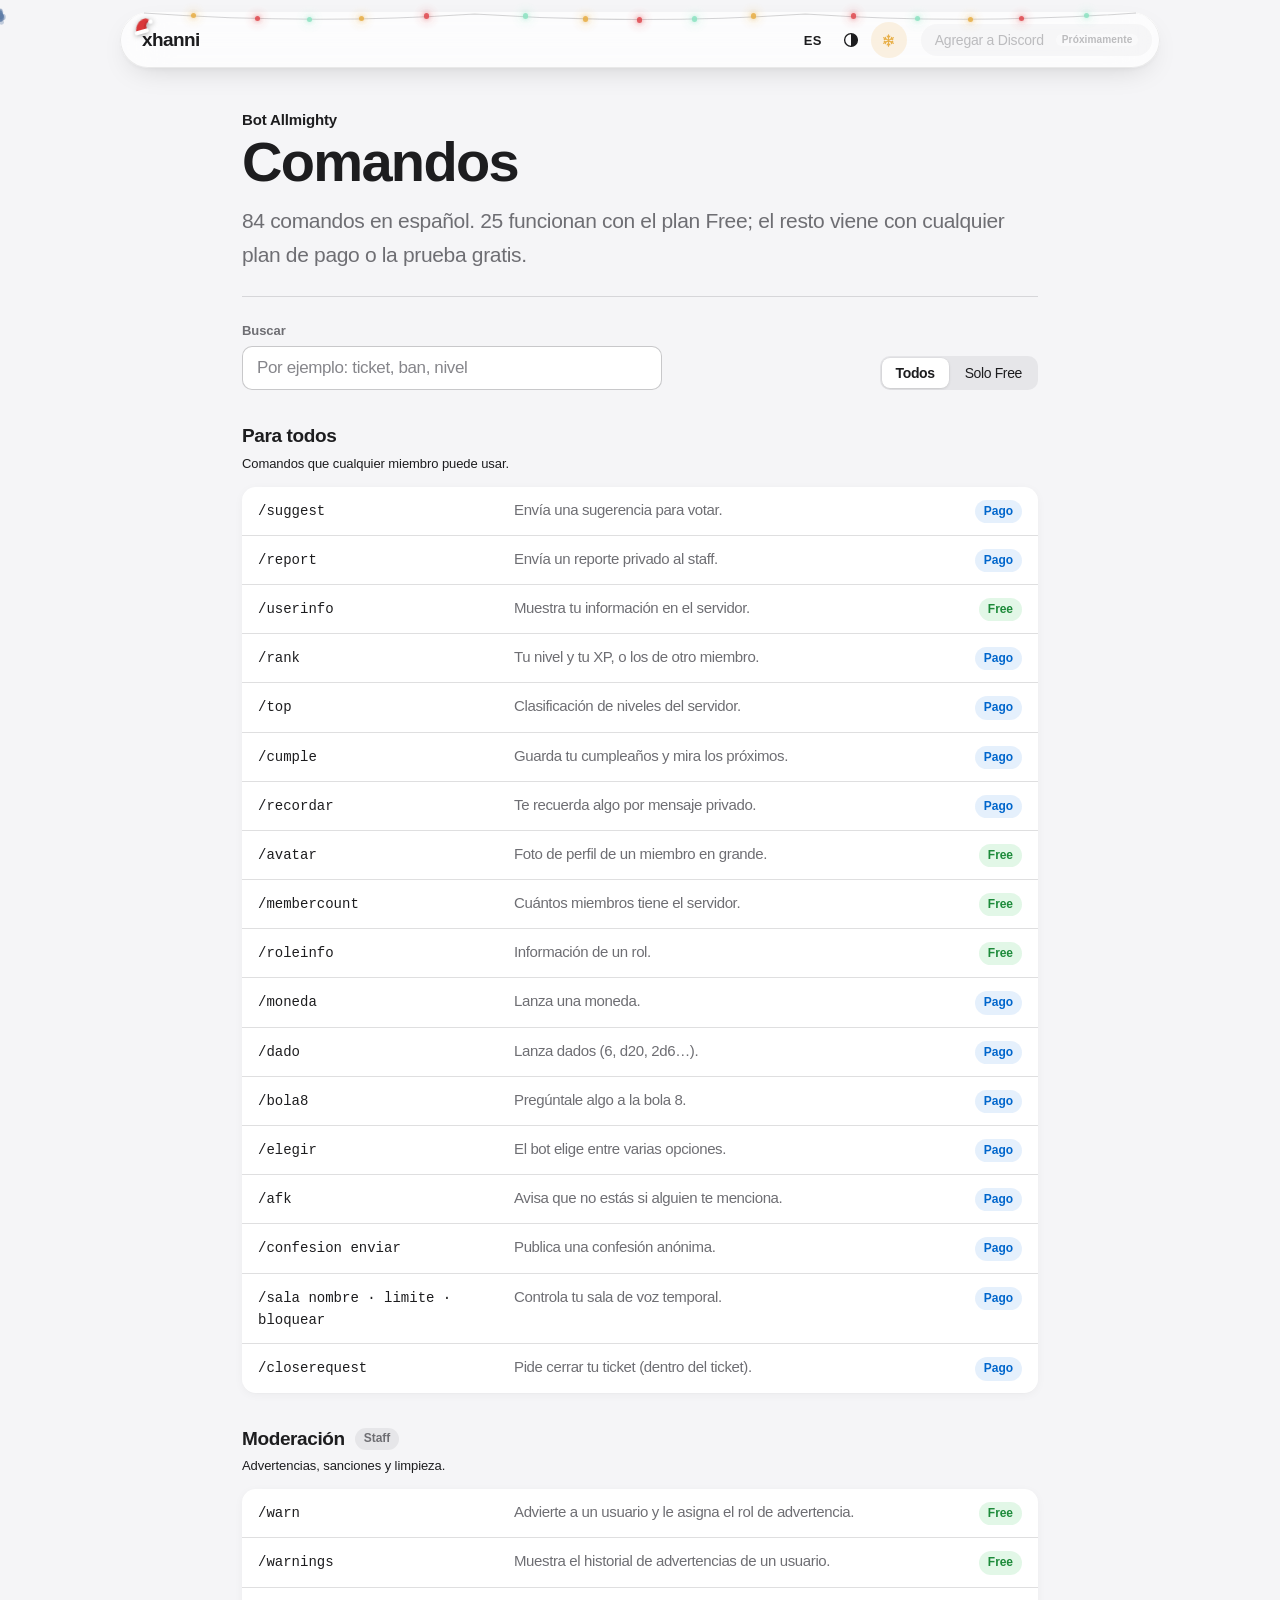
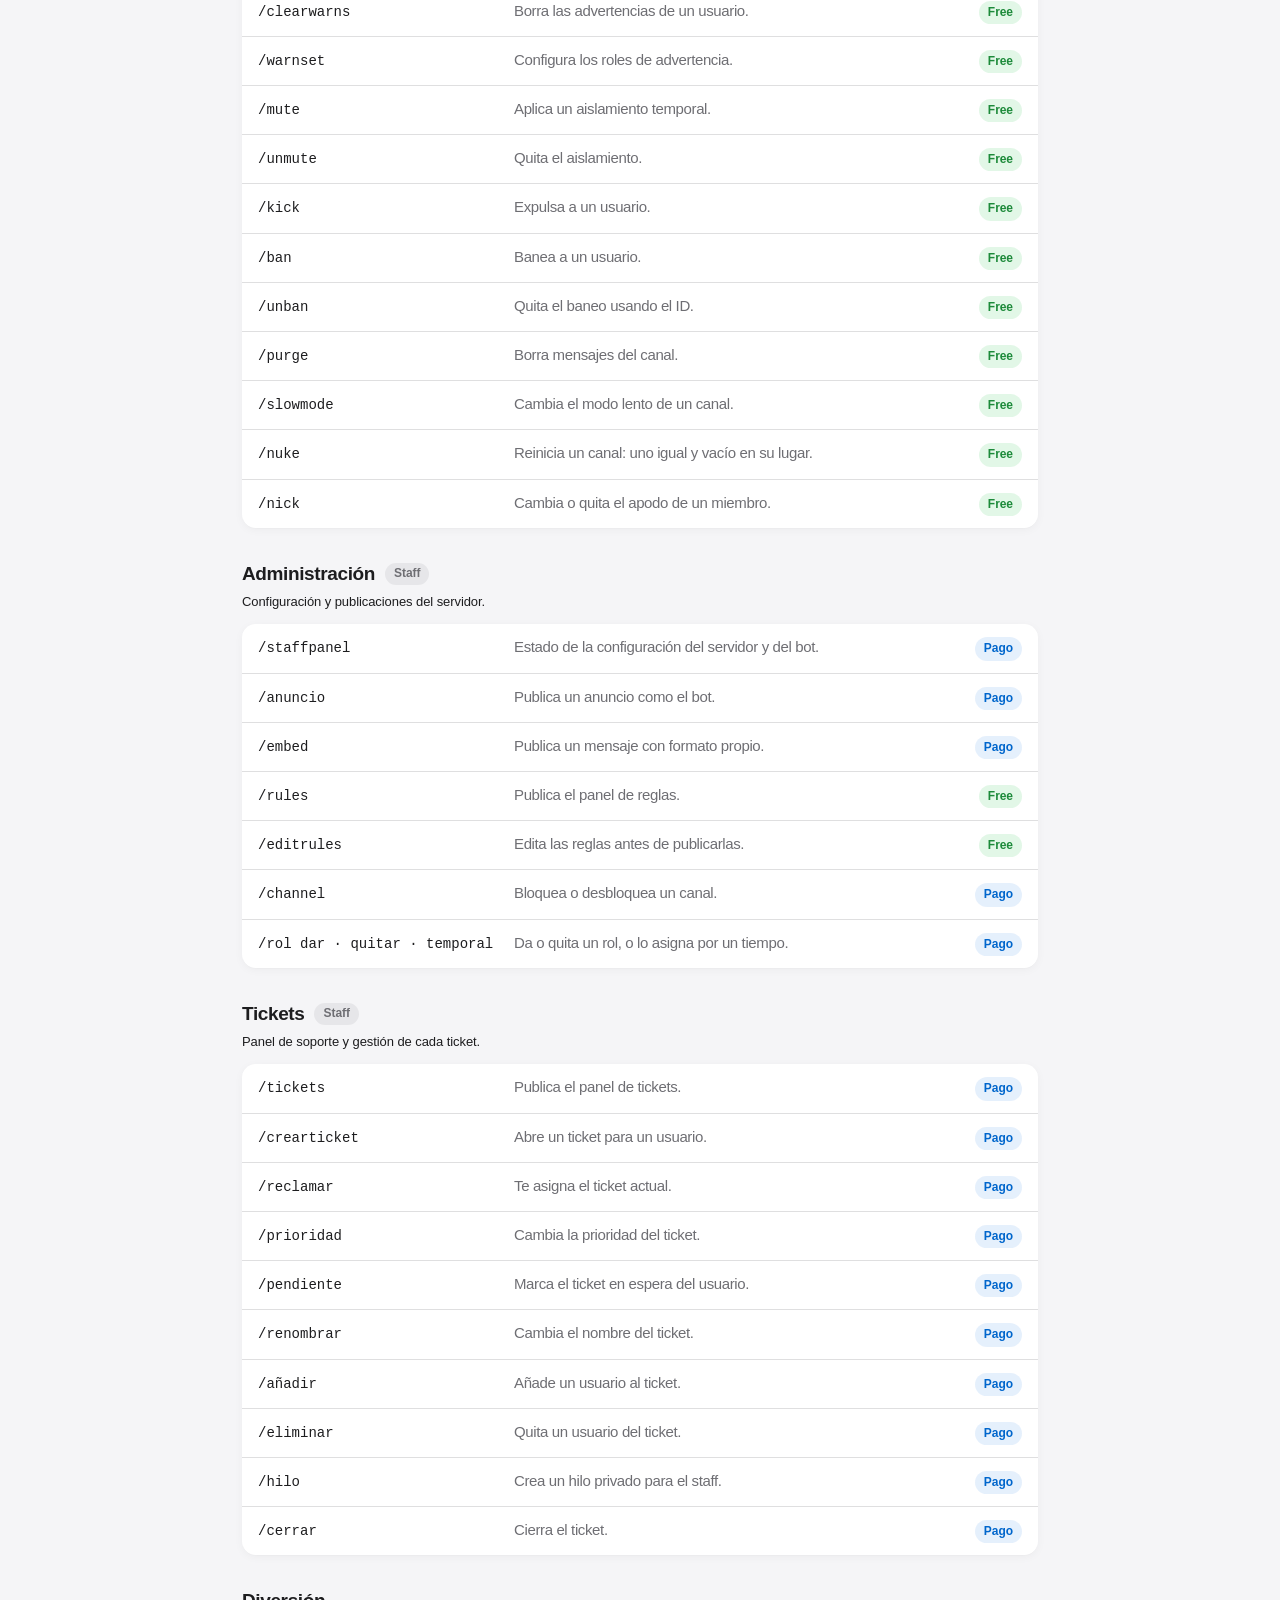
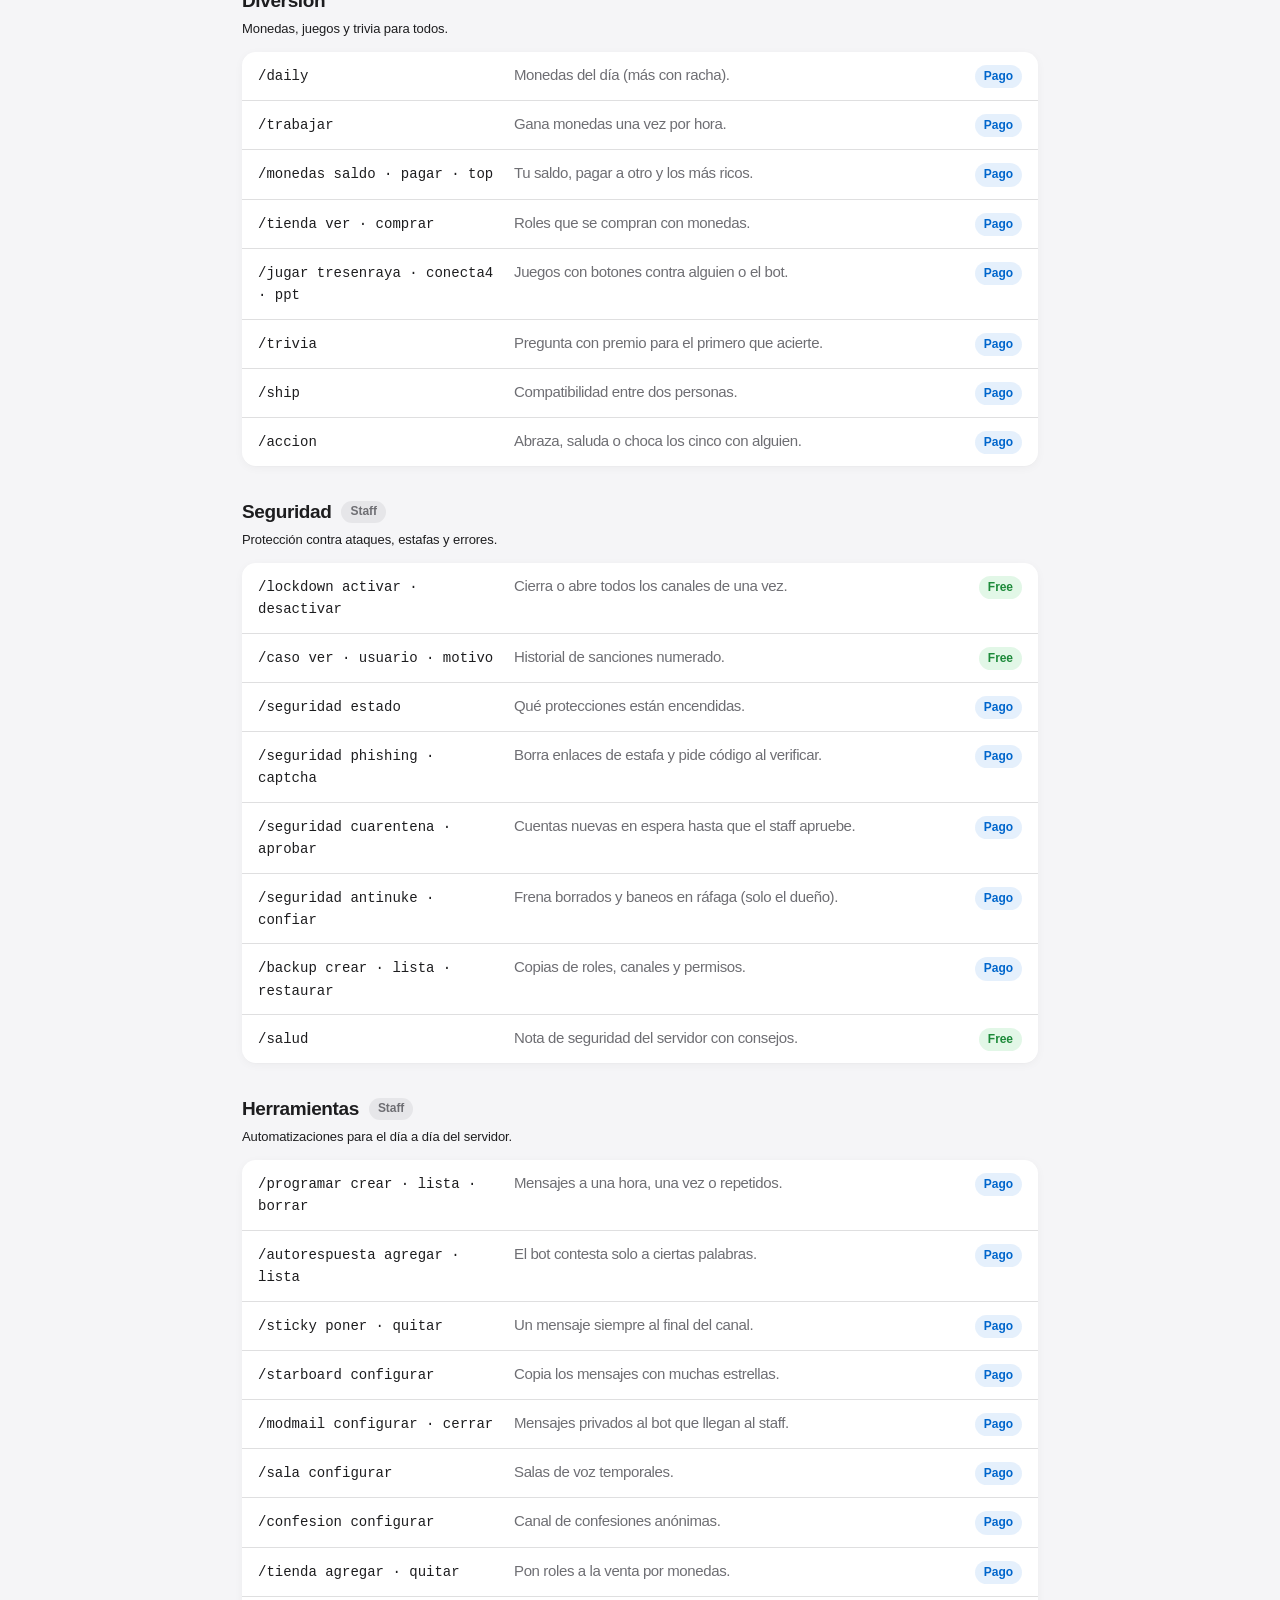
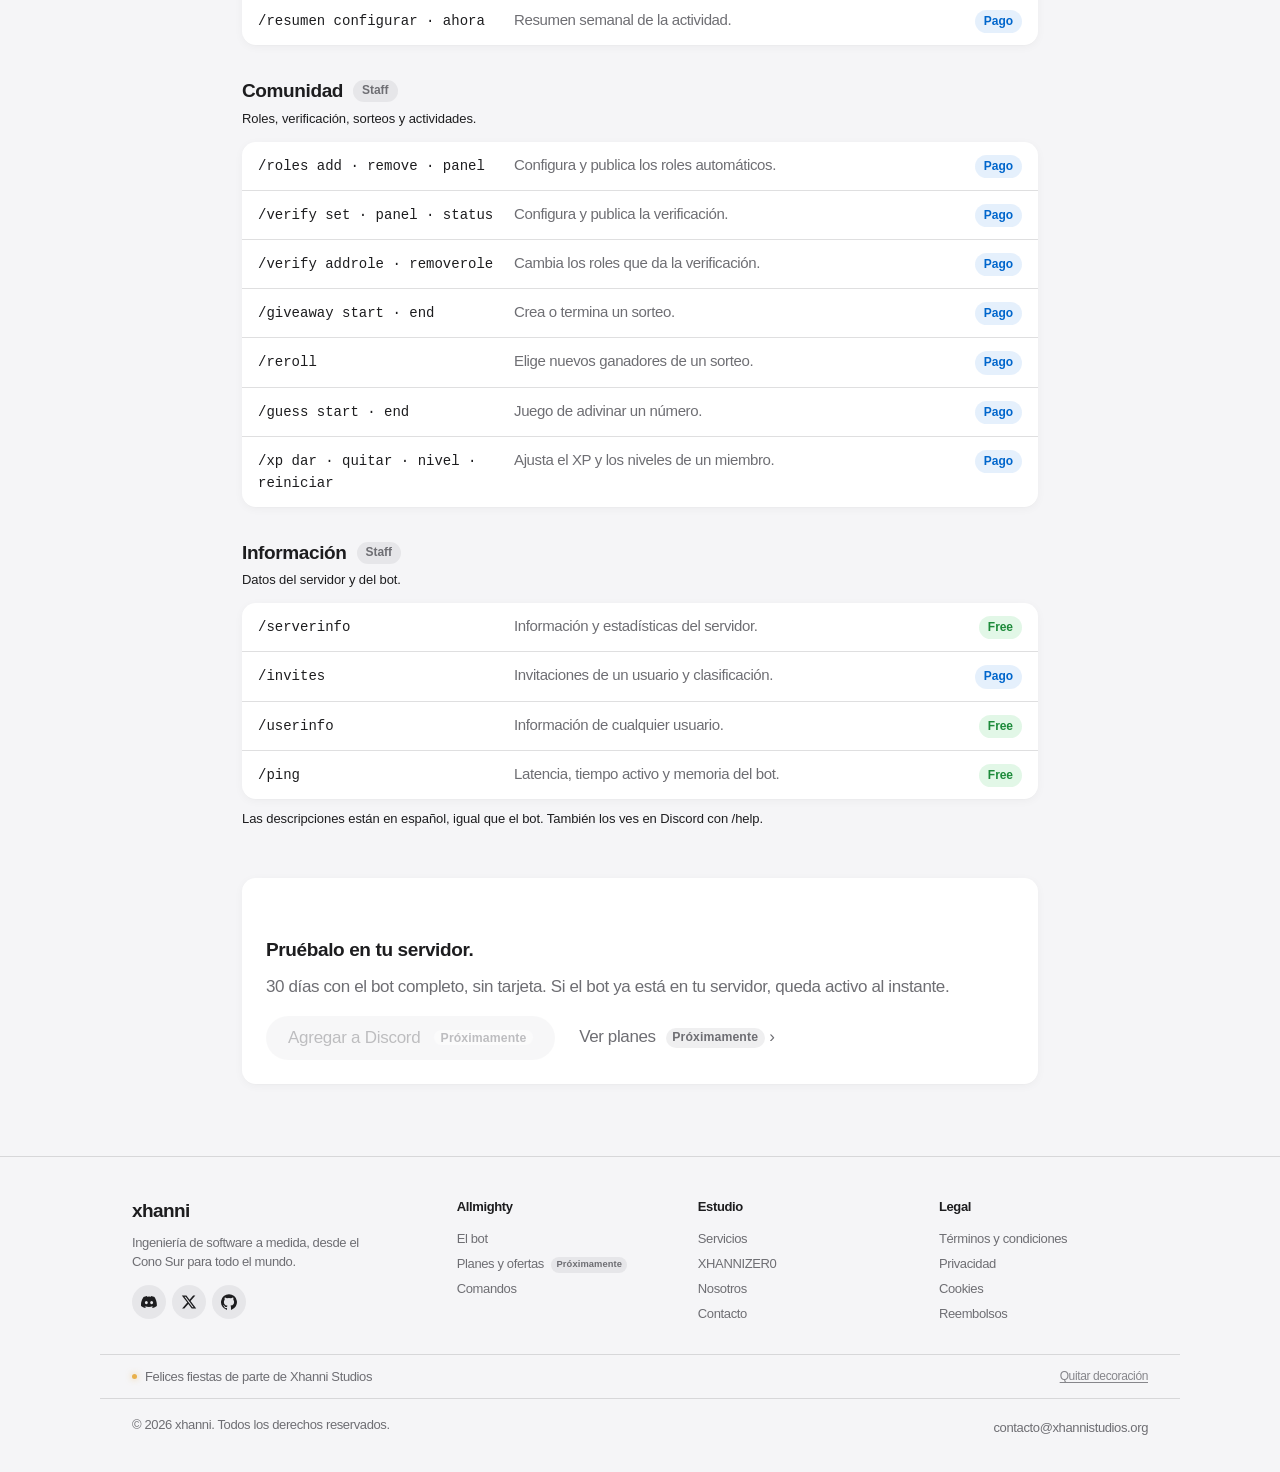
<file: comandos.html>
<!DOCTYPE html>
<html lang="es">

<head>
  <meta charset="UTF-8">
  <meta name="viewport" content="width=device-width, initial-scale=1.0">
  <title>Comandos de Allmighty — xhanni</title>
  <link rel="canonical" href="https://xanssj.github.io/comandos">
  <meta name="description" content="Todos los comandos del bot Allmighty para Discord, en español: moderación, tickets, verificación, niveles, seguridad y más.">
  <meta property="og:title" content="Comandos de Allmighty">
  <meta property="og:description" content="Todos los comandos del bot Allmighty para Discord, en español: moderación, tickets, verificación, niveles, seguridad y más.">
  <meta property="og:image" content="https://xanssj.github.io/assets/images/preview.png">
  <meta name="color-scheme" content="light dark">
  <meta name="theme-color" content="#f5f5f7" media="(prefers-color-scheme: light)">
  <meta name="theme-color" content="#000000" media="(prefers-color-scheme: dark)">
  <link rel="icon" href="assets/images/favicon.svg" type="image/svg+xml">
  <script src="assets/js/i18n-en.js?v=42"></script>
  <script src="assets/js/prefs.js?v=7"></script>
  <link rel="stylesheet" href="assets/css/ui.css?v=28">
  <link rel="stylesheet" href="assets/css/site.css?v=35">
  <link rel="stylesheet" href="assets/css/static.css?v=1">
</head>

<body>
  <header class="navbar island">
    <div class="navbar-inner">
      <a href="/" class="wordmark" aria-label="xhanni, inicio">xhanni</a>
      <span class="btn btn-sm nav-end xh-soon" aria-disabled="true">Agregar a Discord <em class="xh-soon-tag">Próximamente</em></span>
    </div>
  </header>

  <main class="legal info-page">
    <header class="legal-head">
      <p class="t-eyebrow">Bot Allmighty</p>
      <h1 class="t-large">Comandos</h1>
      <p class="t-lead" data-cmd-lead>Todo lo que hace el bot, en español. Los marcados con Free funcionan sin pagar; el resto viene con cualquier plan de pago o la prueba gratis.</p>
    </header>

    <div class="cmd-tools">
      <div class="field cmd-search">
        <label for="cmd-q">Buscar</label>
        <input id="cmd-q" type="search" placeholder="Por ejemplo: ticket, ban, nivel" autocomplete="off" data-cmd-q>
      </div>
      <div class="segmented" role="tablist" aria-label="Filtrar por plan" data-cmd-filter>
        <button type="button" role="tab" aria-selected="true" data-filter="all">Todos</button>
        <button type="button" role="tab" aria-selected="false" data-filter="free">Solo Free</button>
      </div>
    </div>

    <div class="cmd-list" data-cmd-list aria-live="polite">
      <p class="t-caption">Cargando comandos…</p>
    </div>
    <p class="t-caption cmd-empty" data-cmd-empty hidden>No hay comandos con esa búsqueda.</p>
    <p class="t-caption cmd-note">Las descripciones están en español, igual que el bot. También los ves en Discord con /help.</p>

    <div class="info-cta">
      <div>
        <h2 class="t-title3">Pruébalo en tu servidor.</h2>
        <p>30 días con el bot completo, sin tarjeta. Si el bot ya está en tu servidor, queda activo al instante.</p>
      </div>
      <div class="hero-actions">
        <span class="btn xh-soon" aria-disabled="true">Agregar a Discord <em class="xh-soon-tag">Próximamente</em></span>
        <span class="link-arrow xh-soon" aria-disabled="true">Ver planes <em class="xh-soon-tag">Próximamente</em></span>
      </div>
    </div>
  </main>

  <footer class="footer">
    <div class="footer-inner footer-inner--4">
      <div class="footer-brand">
        <span class="wordmark">xhanni</span>
        <p>Ingeniería de software a medida, desde el Cono Sur para todo el mundo.</p>
        <div class="footer-social">
          <a href="https://discord.gg/QKmUekvX2X" target="_blank" rel="noopener" aria-label="Discord"><svg viewBox="0 0 24 24" fill="currentColor"><path d="M20.32 4.37a19.8 19.8 0 0 0-4.89-1.52l-.6 1.25a18.3 18.3 0 0 0-5.48 0 12.6 12.6 0 0 0-.61-1.25 19.7 19.7 0 0 0-4.88 1.52C.53 9.050-.32 13.58.1 18.06a19.9 19.9 0 0 0 6.09 3.06c.46-.63.87-1.3 1.22-2a13 13 0 0 1-1.92-.92l.37-.29a14.2 14.2 0 0 0 12.1 0l.37.29c-.6.36-1.25.67-1.92.92.36.7.77 1.37 1.22 2a19.8 19.8 0 0 0 6.06-3.06c.5-5.18-.84-9.68-3.55-13.69zM8.02 15.33c-1.18 0-2.16-1.080-2.16-2.42s.96-2.42 2.16-2.42 2.18 1.1 2.16 2.42c0 1.34-.96 2.42-2.16 2.42zm7.96 0c-1.18 0-2.15-1.08-2.15-2.42s.95-2.42 2.15-2.42 2.18 1.1 2.16 2.42c0 1.34-.95 2.42-2.16 2.42z"/></svg></a>
          <a href="https://x.com/TtvXan" target="_blank" rel="noopener" aria-label="X"><svg viewBox="0 0 24 24" fill="currentColor"><path d="M18.24 2.25h3.31l-7.23 8.26 8.5 11.24h-6.66l-5.21-6.82-5.970 6.82H1.68l7.73-8.84L1.25 2.25h6.83l4.71 6.23zm-1.16 17.52h1.83L7.08 4.13H5.12z"/></svg></a>
          <a href="https://github.com/Xanssj" target="_blank" rel="noopener" aria-label="GitHub"><svg viewBox="0 0 24 24" fill="currentColor"><path d="M12 .3a12 12 0 0 0-3.8 23.38c.6.12.82-.26.82-.57v-2.04c-3.34.72-4.04-1.61-4.04-1.61-.55-1.39-1.34-1.76-1.34-1.76-1.09-.74.08-.73.08-.73 1.2.09 1.84 1.24 1.84 1.24 1.07 1.83 2.81 1.3 3.5 1 .1-.78.42-1.31.76-1.61-2.67-.3-5.47-1.33-5.47-5.93 0-1.31.47-2.38 1.24-3.22-.14-.3-.54-1.52.1-3.18 0 0 1-.32 3.3 1.23a11.5 11.5 0 0 1 6 0c2.28-1.55 3.29-1.23 3.29-1.23.64 1.66.24 2.88.12 3.18.77.84 1.23 1.91 1.23 3.22 0 4.61-2.8 5.63-5.48 5.92.42.36.81 1.1.81 2.22v3.29c0 .32.21.69.82.57A12 12 0 0 0 12 .3"/></svg></a>
        </div>
      </div>
      <div>
        <h3>Allmighty</h3>
        <a href="/#allmighty">El bot</a>
        <span class="xh-soon" aria-disabled="true">Planes y ofertas <em class="xh-soon-tag">Próximamente</em></span>
        <a href="comandos">Comandos</a>
      </div>
      <div>
        <h3>Estudio</h3>
        <a href="/#servicios">Servicios</a>
        <a href="xhannizer0">XHANNIZER0</a>
        <a href="nosotros">Nosotros</a>
        <a href="mailto:contacto@xhannistudios.org">Contacto</a>
      </div>
      <div>
        <h3>Legal</h3>
        <a href="terminos">Términos y condiciones</a>
        <a href="privacidad">Privacidad</a>
        <a href="cookies">Cookies</a>
        <a href="reembolsos">Reembolsos</a>
      </div>
    </div>
    <div class="footer-legal">
      <span>© 2026 xhanni. Todos los derechos reservados.</span>
      <a href="mailto:contacto@xhannistudios.org">contacto@xhannistudios.org</a>
    </div>
  </footer>
  <script src="assets/js/comandos.js?v=1"></script>
  <script src="assets/js/navidad.js?v=5"></script>
</body>

</html>
</file>
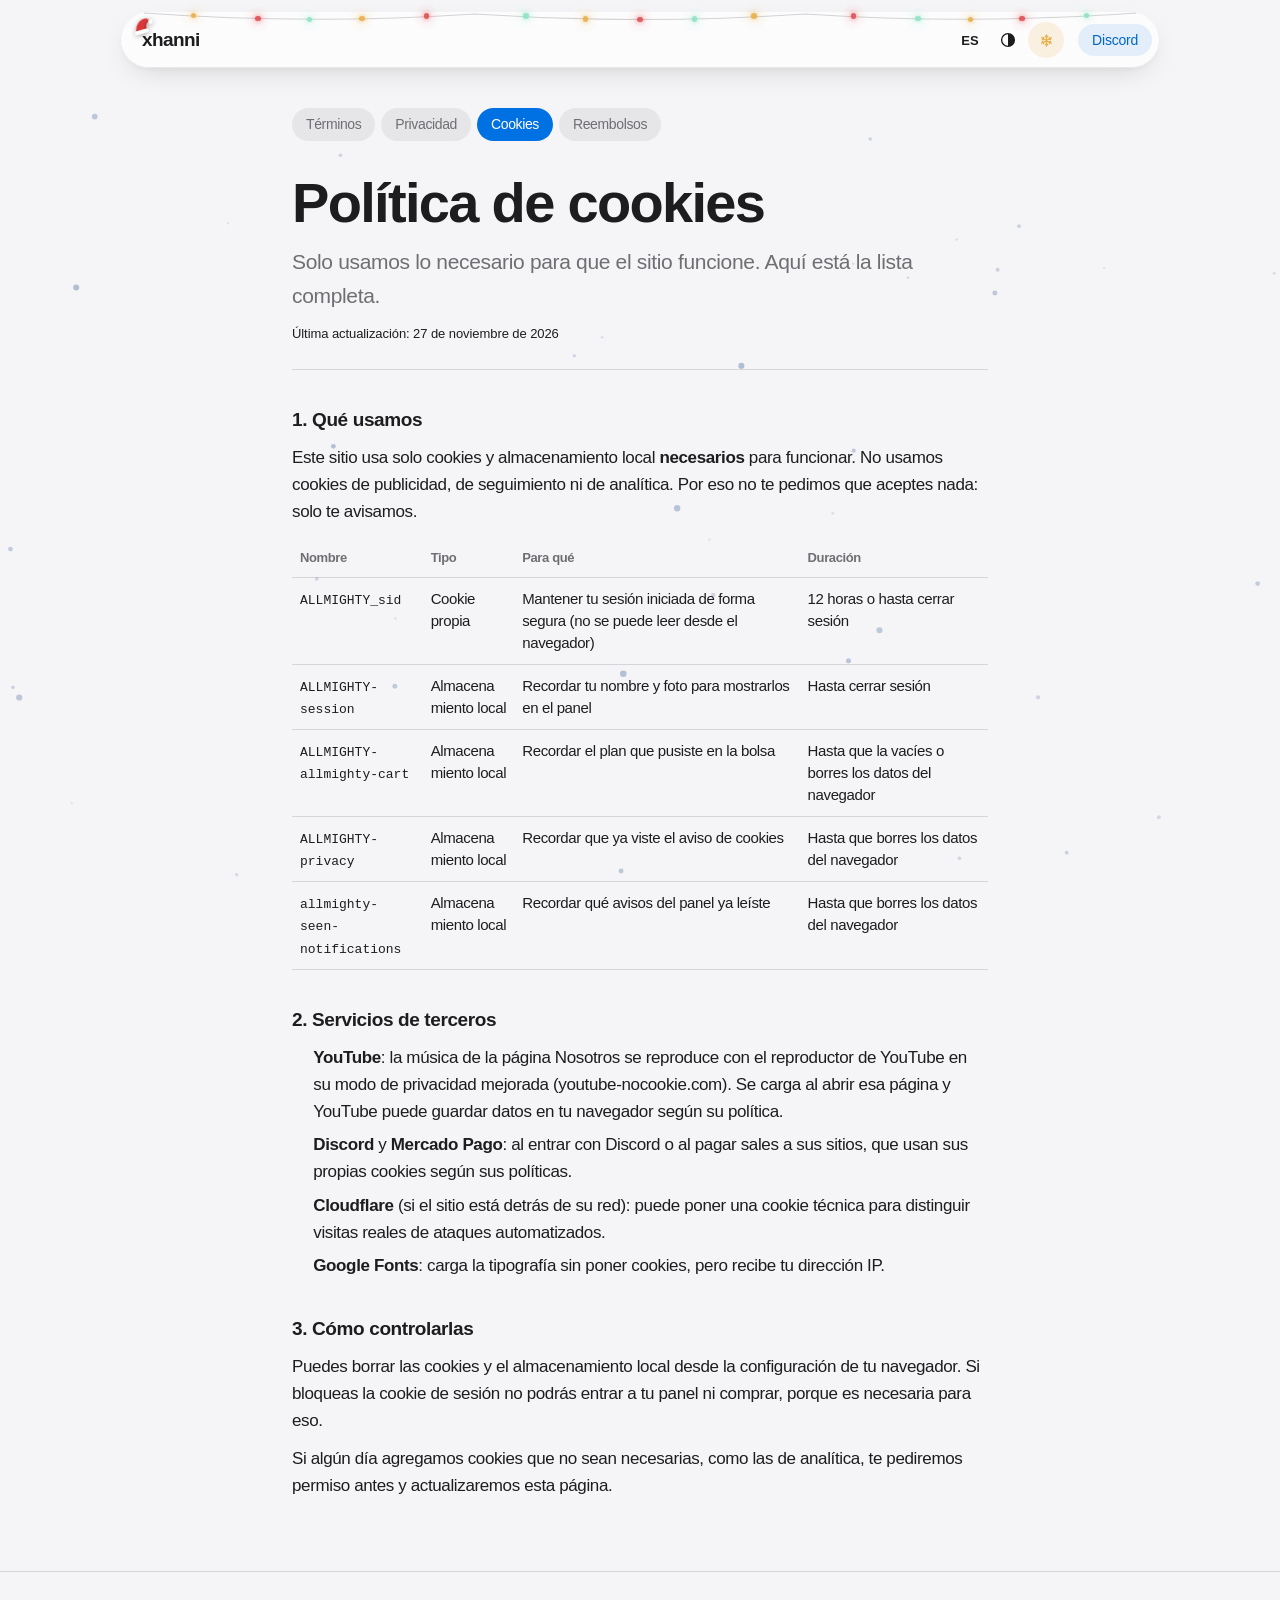
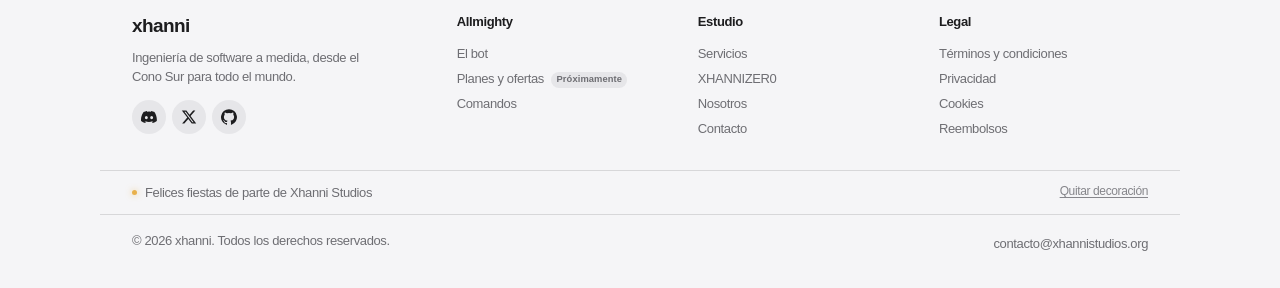
<file: cookies.html>
<!DOCTYPE html>
<html lang="es">

<head>
  <meta charset="UTF-8">
  <meta name="viewport" content="width=device-width, initial-scale=1.0">
  <title>Política de cookies — xhanni</title>
  <link rel="canonical" href="https://xanssj.github.io/cookies">
  <meta name="description" content="Las cookies y el almacenamiento local que usa el sitio de xhanni.">
  <meta name="color-scheme" content="light dark">
  <meta name="theme-color" content="#f5f5f7" media="(prefers-color-scheme: light)">
  <meta name="theme-color" content="#000000" media="(prefers-color-scheme: dark)">
  <link rel="icon" href="assets/images/favicon.svg" type="image/svg+xml">
  <script src="assets/js/i18n-en.js?v=42"></script>
  <script src="assets/js/prefs.js?v=7"></script>
  <link rel="stylesheet" href="assets/css/ui.css?v=28">
  <link rel="stylesheet" href="assets/css/site.css?v=35">
  <link rel="stylesheet" href="assets/css/static.css?v=1">
</head>

<body>
  <header class="navbar island">
    <div class="navbar-inner">
      <a href="/" class="wordmark" aria-label="xhanni, inicio">xhanni</a>
      <a href="https://discord.gg/QKmUekvX2X" class="btn btn-sm btn-tinted nav-end" target="_blank" rel="noopener">Discord</a>
    </div>
  </header>

  <main class="legal">
    <nav class="legal-nav" aria-label="Documentos legales">
      <a href="terminos">Términos</a>
      <a href="privacidad">Privacidad</a>
      <a href="cookies" aria-current="page">Cookies</a>
      <a href="reembolsos">Reembolsos</a>
    </nav>
    <header class="legal-head">
      <h1 class="t-large">Política de cookies</h1>
      <p class="t-lead">Solo usamos lo necesario para que el sitio funcione. Aquí está la lista completa.</p>
      <p class="t-caption">Última actualización: 27 de noviembre de 2026</p>
    </header>
    <h2 id="que">1. Qué usamos</h2>
    <p>Este sitio usa solo cookies y almacenamiento local <strong>necesarios</strong> para funcionar. No usamos cookies de publicidad, de seguimiento ni de analítica. Por eso no te pedimos que aceptes nada: solo te avisamos.</p>
    <table class="legal-table">
      <thead><tr><th>Nombre</th><th>Tipo</th><th>Para qué</th><th>Duración</th></tr></thead>
      <tbody>
        <tr><td data-label="Nombre"><code>ALLMIGHTY_sid</code></td><td data-label="Tipo">Cookie propia</td><td data-label="Para qué">Mantener tu sesión iniciada de forma segura (no se puede leer desde el navegador)</td><td data-label="Duración">12 horas o hasta cerrar sesión</td></tr>
        <tr><td data-label="Nombre"><code>ALLMIGHTY-session</code></td><td data-label="Tipo">Almacenamiento local</td><td data-label="Para qué">Recordar tu nombre y foto para mostrarlos en el panel</td><td data-label="Duración">Hasta cerrar sesión</td></tr>
        <tr><td data-label="Nombre"><code>ALLMIGHTY-allmighty-cart</code></td><td data-label="Tipo">Almacenamiento local</td><td data-label="Para qué">Recordar el plan que pusiste en la bolsa</td><td data-label="Duración">Hasta que la vacíes o borres los datos del navegador</td></tr>
        <tr><td data-label="Nombre"><code>ALLMIGHTY-privacy</code></td><td data-label="Tipo">Almacenamiento local</td><td data-label="Para qué">Recordar que ya viste el aviso de cookies</td><td data-label="Duración">Hasta que borres los datos del navegador</td></tr>
        <tr><td data-label="Nombre"><code>allmighty-seen-notifications</code></td><td data-label="Tipo">Almacenamiento local</td><td data-label="Para qué">Recordar qué avisos del panel ya leíste</td><td data-label="Duración">Hasta que borres los datos del navegador</td></tr>
      </tbody>
    </table>

    <h2 id="terceros">2. Servicios de terceros</h2>
    <ul>
      <li><strong>YouTube</strong>: la música de la página Nosotros se reproduce con el reproductor de YouTube en su modo de privacidad mejorada (youtube-nocookie.com). Se carga al abrir esa página y YouTube puede guardar datos en tu navegador según su política.</li>
      <li><strong>Discord</strong> y <strong>Mercado Pago</strong>: al entrar con Discord o al pagar sales a sus sitios, que usan sus propias cookies según sus políticas.</li>
      <li><strong>Cloudflare</strong> (si el sitio está detrás de su red): puede poner una cookie técnica para distinguir visitas reales de ataques automatizados.</li>
      <li><strong>Google Fonts</strong>: carga la tipografía sin poner cookies, pero recibe tu dirección IP.</li>
    </ul>

    <h2 id="control">3. Cómo controlarlas</h2>
    <p>Puedes borrar las cookies y el almacenamiento local desde la configuración de tu navegador. Si bloqueas la cookie de sesión no podrás entrar a tu panel ni comprar, porque es necesaria para eso.</p>
    <p>Si algún día agregamos cookies que no sean necesarias, como las de analítica, te pediremos permiso antes y actualizaremos esta página.</p>
  </main>

  <footer class="footer">
    <div class="footer-inner footer-inner--4">
      <div class="footer-brand">
        <span class="wordmark">xhanni</span>
        <p>Ingeniería de software a medida, desde el Cono Sur para todo el mundo.</p>
        <div class="footer-social">
          <a href="https://discord.gg/QKmUekvX2X" target="_blank" rel="noopener" aria-label="Discord"><svg viewBox="0 0 24 24" fill="currentColor"><path d="M20.32 4.37a19.8 19.8 0 0 0-4.89-1.52l-.6 1.25a18.3 18.3 0 0 0-5.48 0 12.6 12.6 0 0 0-.61-1.25 19.7 19.7 0 0 0-4.88 1.52C.53 9.050-.32 13.58.1 18.06a19.9 19.9 0 0 0 6.09 3.06c.46-.63.87-1.3 1.22-2a13 13 0 0 1-1.92-.92l.37-.29a14.2 14.2 0 0 0 12.1 0l.37.29c-.6.36-1.25.67-1.92.92.36.7.77 1.37 1.22 2a19.8 19.8 0 0 0 6.06-3.06c.5-5.18-.84-9.68-3.55-13.69zM8.02 15.33c-1.18 0-2.16-1.080-2.16-2.42s.96-2.42 2.16-2.42 2.18 1.1 2.16 2.42c0 1.34-.96 2.42-2.16 2.42zm7.96 0c-1.18 0-2.15-1.08-2.15-2.42s.95-2.42 2.15-2.42 2.18 1.1 2.16 2.42c0 1.34-.95 2.42-2.16 2.42z"/></svg></a>
          <a href="https://x.com/TtvXan" target="_blank" rel="noopener" aria-label="X"><svg viewBox="0 0 24 24" fill="currentColor"><path d="M18.24 2.25h3.31l-7.23 8.26 8.5 11.24h-6.66l-5.21-6.82-5.970 6.82H1.68l7.73-8.84L1.25 2.25h6.83l4.71 6.23zm-1.16 17.52h1.83L7.08 4.13H5.12z"/></svg></a>
          <a href="https://github.com/Xanssj" target="_blank" rel="noopener" aria-label="GitHub"><svg viewBox="0 0 24 24" fill="currentColor"><path d="M12 .3a12 12 0 0 0-3.8 23.38c.6.12.82-.26.82-.57v-2.04c-3.34.72-4.04-1.61-4.04-1.61-.55-1.39-1.34-1.76-1.34-1.76-1.09-.74.08-.73.08-.73 1.2.09 1.84 1.24 1.84 1.24 1.07 1.83 2.81 1.3 3.5 1 .1-.78.42-1.31.76-1.61-2.67-.3-5.47-1.33-5.47-5.93 0-1.31.47-2.38 1.24-3.22-.14-.3-.54-1.52.1-3.18 0 0 1-.32 3.3 1.23a11.5 11.5 0 0 1 6 0c2.28-1.55 3.29-1.23 3.29-1.23.64 1.66.24 2.88.12 3.18.77.84 1.23 1.91 1.23 3.22 0 4.61-2.8 5.63-5.48 5.92.42.36.81 1.1.81 2.22v3.29c0 .32.21.69.82.57A12 12 0 0 0 12 .3"/></svg></a>
        </div>
      </div>
      <div>
        <h3>Allmighty</h3>
        <a href="/#allmighty">El bot</a>
        <span class="xh-soon" aria-disabled="true">Planes y ofertas <em class="xh-soon-tag">Próximamente</em></span>
        <a href="comandos">Comandos</a>
      </div>
      <div>
        <h3>Estudio</h3>
        <a href="/#servicios">Servicios</a>
        <a href="xhannizer0">XHANNIZER0</a>
        <a href="nosotros">Nosotros</a>
        <a href="mailto:contacto@xhannistudios.org">Contacto</a>
      </div>
      <div>
        <h3>Legal</h3>
        <a href="terminos">Términos y condiciones</a>
        <a href="privacidad">Privacidad</a>
        <a href="cookies">Cookies</a>
        <a href="reembolsos">Reembolsos</a>
      </div>
    </div>
    <div class="footer-legal">
      <span>© 2026 xhanni. Todos los derechos reservados.</span>
      <a href="mailto:contacto@xhannistudios.org">contacto@xhannistudios.org</a>
    </div>
  </footer>
  <script src="assets/js/navidad.js?v=5"></script>
</body>

</html>
</file>
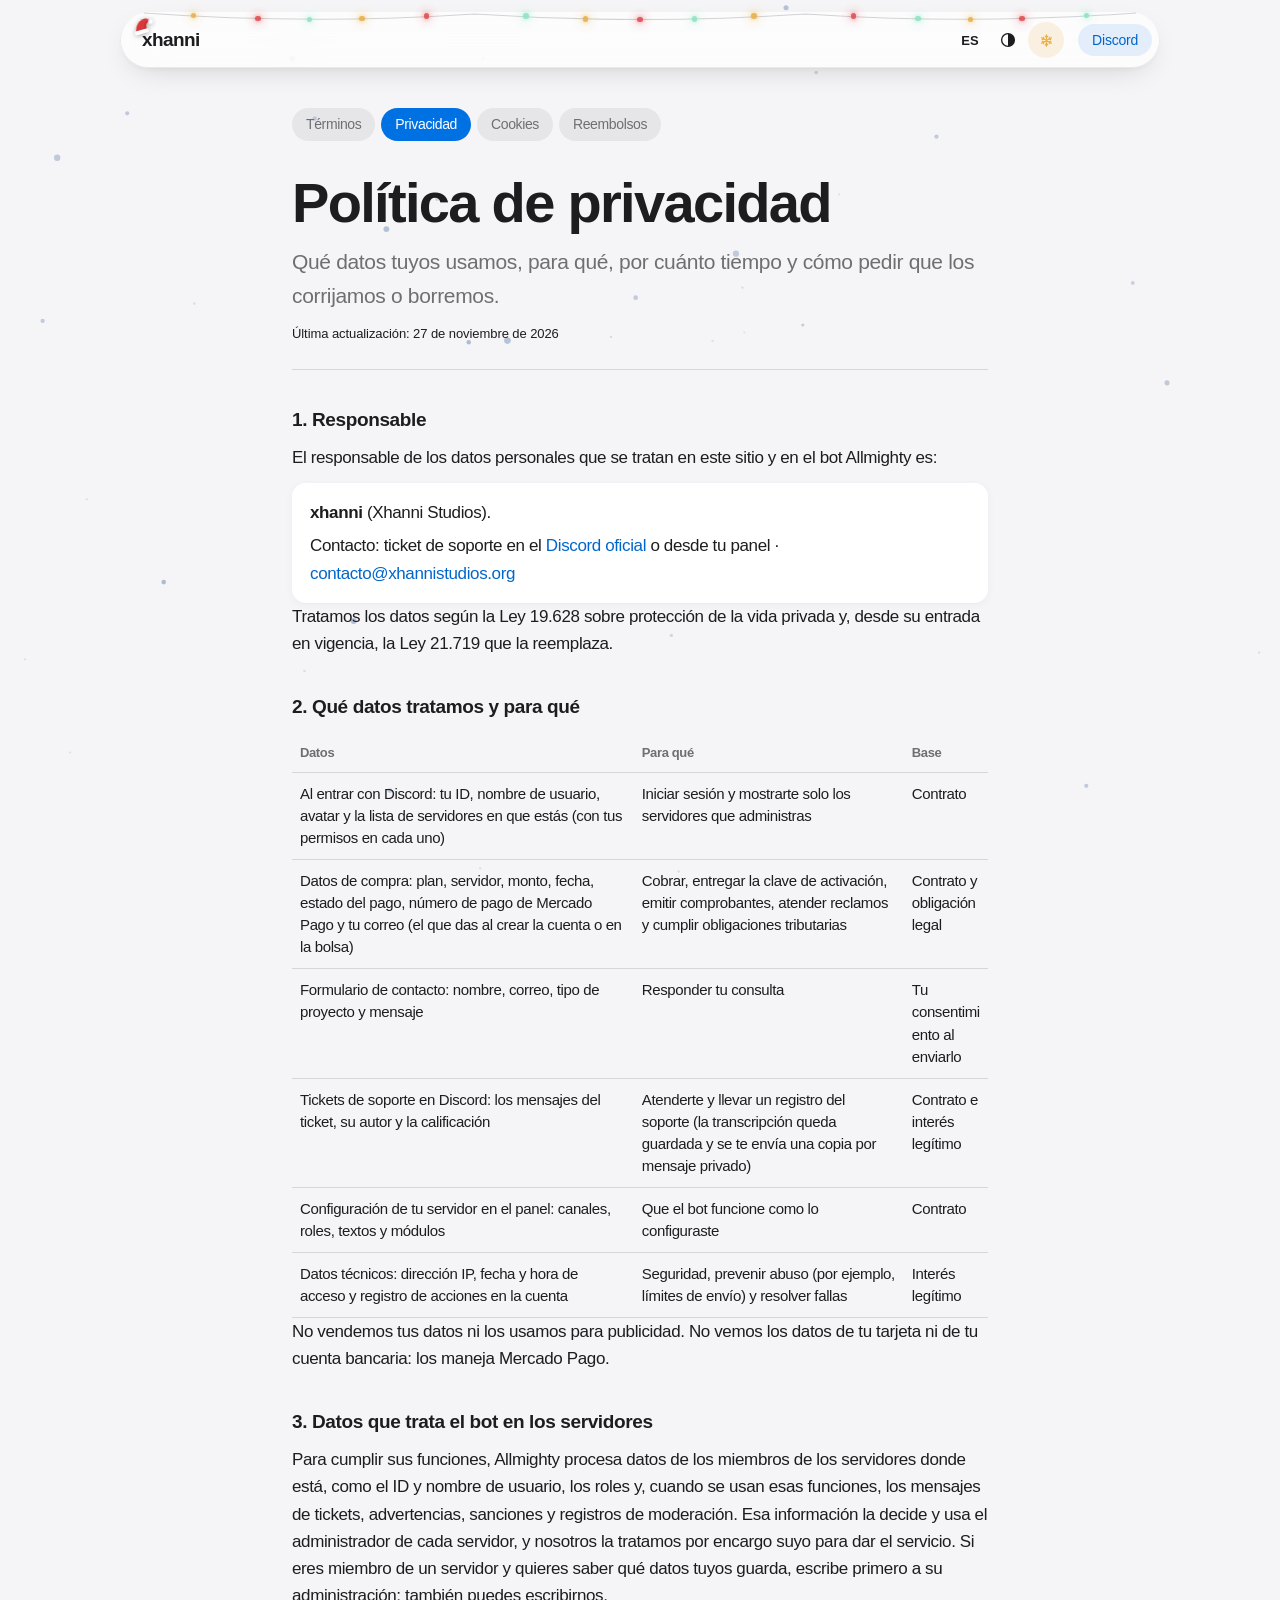
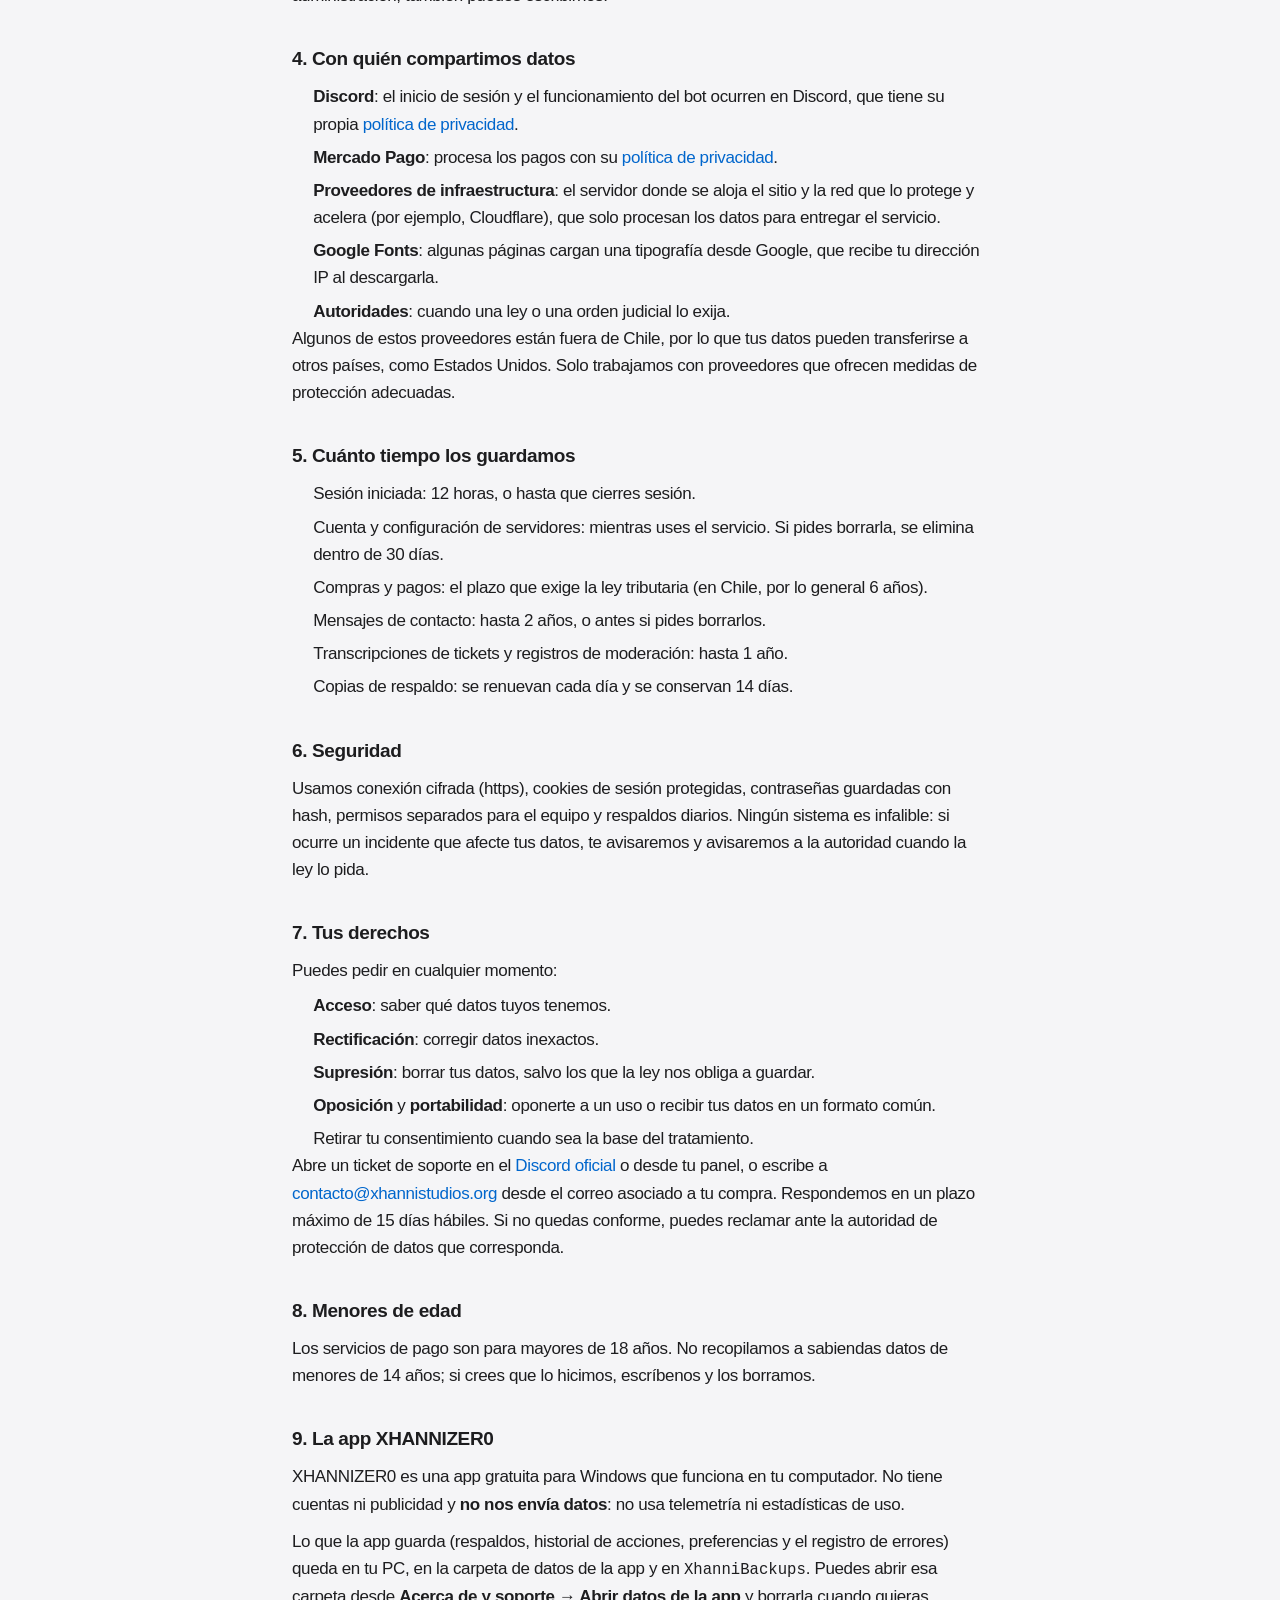
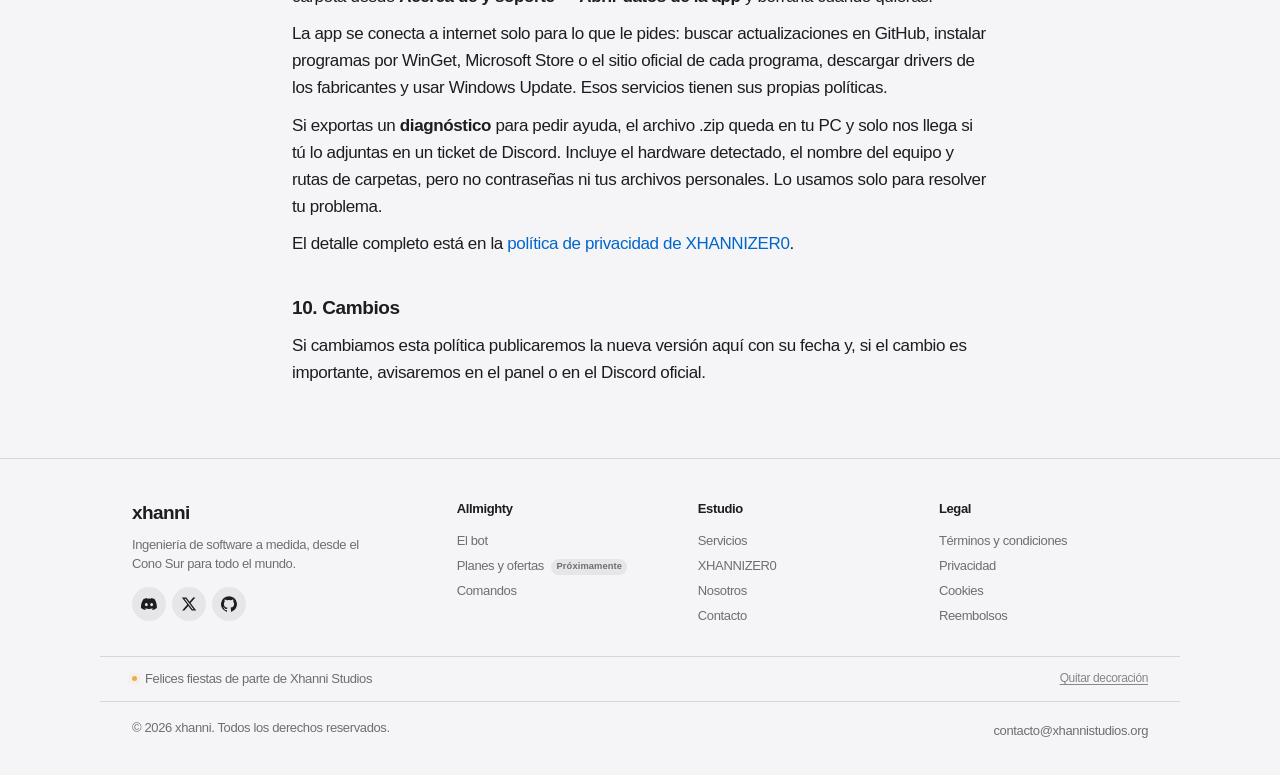
<file: privacidad.html>
<!DOCTYPE html>
<html lang="es">

<head>
  <meta charset="UTF-8">
  <meta name="viewport" content="width=device-width, initial-scale=1.0">
  <title>Política de privacidad — xhanni</title>
  <link rel="canonical" href="https://xanssj.github.io/privacidad">
  <meta name="description" content="Qué datos personales trata xhanni, para qué, con quién los comparte y cómo ejercer tus derechos.">
  <meta name="color-scheme" content="light dark">
  <meta name="theme-color" content="#f5f5f7" media="(prefers-color-scheme: light)">
  <meta name="theme-color" content="#000000" media="(prefers-color-scheme: dark)">
  <link rel="icon" href="assets/images/favicon.svg" type="image/svg+xml">
  <script src="assets/js/i18n-en.js?v=42"></script>
  <script src="assets/js/prefs.js?v=7"></script>
  <link rel="stylesheet" href="assets/css/ui.css?v=28">
  <link rel="stylesheet" href="assets/css/site.css?v=35">
  <link rel="stylesheet" href="assets/css/static.css?v=1">
</head>

<body>
  <header class="navbar island">
    <div class="navbar-inner">
      <a href="/" class="wordmark" aria-label="xhanni, inicio">xhanni</a>
      <a href="https://discord.gg/QKmUekvX2X" class="btn btn-sm btn-tinted nav-end" target="_blank" rel="noopener">Discord</a>
    </div>
  </header>

  <main class="legal">
    <nav class="legal-nav" aria-label="Documentos legales">
      <a href="terminos">Términos</a>
      <a href="privacidad" aria-current="page">Privacidad</a>
      <a href="cookies">Cookies</a>
      <a href="reembolsos">Reembolsos</a>
    </nav>
    <header class="legal-head">
      <h1 class="t-large">Política de privacidad</h1>
      <p class="t-lead">Qué datos tuyos usamos, para qué, por cuánto tiempo y cómo pedir que los corrijamos o borremos.</p>
      <p class="t-caption">Última actualización: 27 de noviembre de 2026</p>
    </header>
    <h2 id="responsable">1. Responsable</h2>
    <p>El responsable de los datos personales que se tratan en este sitio y en el bot Allmighty es:</p>

    <div class="legal-box">
      <p><strong>xhanni</strong> (Xhanni Studios).</p>
      
      <p>Contacto: ticket de soporte en el <a href="https://discord.gg/QKmUekvX2X" target="_blank" rel="noopener">Discord oficial</a> o desde tu panel · <a href="mailto:contacto@xhannistudios.org">contacto@xhannistudios.org</a></p>
    </div>
    <p>Tratamos los datos según la Ley 19.628 sobre protección de la vida privada y, desde su entrada en vigencia, la Ley 21.719 que la reemplaza.</p>

    <h2 id="datos">2. Qué datos tratamos y para qué</h2>
    <table class="legal-table">
      <thead><tr><th>Datos</th><th>Para qué</th><th>Base</th></tr></thead>
      <tbody>
        <tr><td data-label="Datos">Al entrar con Discord: tu ID, nombre de usuario, avatar y la lista de servidores en que estás (con tus permisos en cada uno)</td><td data-label="Para qué">Iniciar sesión y mostrarte solo los servidores que administras</td><td data-label="Base">Contrato</td></tr>
        <tr><td data-label="Datos">Datos de compra: plan, servidor, monto, fecha, estado del pago, número de pago de Mercado Pago y tu correo (el que das al crear la cuenta o en la bolsa)</td><td data-label="Para qué">Cobrar, entregar la clave de activación, emitir comprobantes, atender reclamos y cumplir obligaciones tributarias</td><td data-label="Base">Contrato y obligación legal</td></tr>
        <tr><td data-label="Datos">Formulario de contacto: nombre, correo, tipo de proyecto y mensaje</td><td data-label="Para qué">Responder tu consulta</td><td data-label="Base">Tu consentimiento al enviarlo</td></tr>
        <tr><td data-label="Datos">Tickets de soporte en Discord: los mensajes del ticket, su autor y la calificación</td><td data-label="Para qué">Atenderte y llevar un registro del soporte (la transcripción queda guardada y se te envía una copia por mensaje privado)</td><td data-label="Base">Contrato e interés legítimo</td></tr>
        <tr><td data-label="Datos">Configuración de tu servidor en el panel: canales, roles, textos y módulos</td><td data-label="Para qué">Que el bot funcione como lo configuraste</td><td data-label="Base">Contrato</td></tr>
        <tr><td data-label="Datos">Datos técnicos: dirección IP, fecha y hora de acceso y registro de acciones en la cuenta</td><td data-label="Para qué">Seguridad, prevenir abuso (por ejemplo, límites de envío) y resolver fallas</td><td data-label="Base">Interés legítimo</td></tr>
      </tbody>
    </table>
    <p>No vendemos tus datos ni los usamos para publicidad. No vemos los datos de tu tarjeta ni de tu cuenta bancaria: los maneja Mercado Pago.</p>

    <h2 id="bot">3. Datos que trata el bot en los servidores</h2>
    <p>Para cumplir sus funciones, Allmighty procesa datos de los miembros de los servidores donde está, como el ID y nombre de usuario, los roles y, cuando se usan esas funciones, los mensajes de tickets, advertencias, sanciones y registros de moderación. Esa información la decide y usa el administrador de cada servidor, y nosotros la tratamos por encargo suyo para dar el servicio. Si eres miembro de un servidor y quieres saber qué datos tuyos guarda, escribe primero a su administración; también puedes escribirnos.</p>

    <h2 id="terceros">4. Con quién compartimos datos</h2>
    <ul>
      <li><strong>Discord</strong>: el inicio de sesión y el funcionamiento del bot ocurren en Discord, que tiene su propia <a href="https://discord.com/privacy" target="_blank" rel="noopener">política de privacidad</a>.</li>
      <li><strong>Mercado Pago</strong>: procesa los pagos con su <a href="https://www.mercadopago.cl/privacidad" target="_blank" rel="noopener">política de privacidad</a>.</li>
      <li><strong>Proveedores de infraestructura</strong>: el servidor donde se aloja el sitio y la red que lo protege y acelera (por ejemplo, Cloudflare), que solo procesan los datos para entregar el servicio.</li>
      <li><strong>Google Fonts</strong>: algunas páginas cargan una tipografía desde Google, que recibe tu dirección IP al descargarla.</li>
      <li><strong>Autoridades</strong>: cuando una ley o una orden judicial lo exija.</li>
    </ul>
    <p>Algunos de estos proveedores están fuera de Chile, por lo que tus datos pueden transferirse a otros países, como Estados Unidos. Solo trabajamos con proveedores que ofrecen medidas de protección adecuadas.</p>

    <h2 id="plazos">5. Cuánto tiempo los guardamos</h2>
    <ul>
      <li>Sesión iniciada: 12 horas, o hasta que cierres sesión.</li>
      <li>Cuenta y configuración de servidores: mientras uses el servicio. Si pides borrarla, se elimina dentro de 30 días.</li>
      <li>Compras y pagos: el plazo que exige la ley tributaria (en Chile, por lo general 6 años).</li>
      <li>Mensajes de contacto: hasta 2 años, o antes si pides borrarlos.</li>
      <li>Transcripciones de tickets y registros de moderación: hasta 1 año.</li>
      <li>Copias de respaldo: se renuevan cada día y se conservan 14 días.</li>
    </ul>

    <h2 id="seguridad">6. Seguridad</h2>
    <p>Usamos conexión cifrada (https), cookies de sesión protegidas, contraseñas guardadas con hash, permisos separados para el equipo y respaldos diarios. Ningún sistema es infalible: si ocurre un incidente que afecte tus datos, te avisaremos y avisaremos a la autoridad cuando la ley lo pida.</p>

    <h2 id="derechos">7. Tus derechos</h2>
    <p>Puedes pedir en cualquier momento:</p>
    <ul>
      <li><strong>Acceso</strong>: saber qué datos tuyos tenemos.</li>
      <li><strong>Rectificación</strong>: corregir datos inexactos.</li>
      <li><strong>Supresión</strong>: borrar tus datos, salvo los que la ley nos obliga a guardar.</li>
      <li><strong>Oposición</strong> y <strong>portabilidad</strong>: oponerte a un uso o recibir tus datos en un formato común.</li>
      <li>Retirar tu consentimiento cuando sea la base del tratamiento.</li>
    </ul>
    <p>Abre un ticket de soporte en el <a href="https://discord.gg/QKmUekvX2X" target="_blank" rel="noopener">Discord oficial</a> o desde tu panel, o escribe a <a href="mailto:contacto@xhannistudios.org">contacto@xhannistudios.org</a> desde el correo asociado a tu compra. Respondemos en un plazo máximo de 15 días hábiles. Si no quedas conforme, puedes reclamar ante la autoridad de protección de datos que corresponda.</p>

    <h2 id="menores">8. Menores de edad</h2>
    <p>Los servicios de pago son para mayores de 18 años. No recopilamos a sabiendas datos de menores de 14 años; si crees que lo hicimos, escríbenos y los borramos.</p>

    <h2 id="xhannizer0" data-no-translate>9. La app XHANNIZER0</h2>
    <p data-no-translate>XHANNIZER0 es una app gratuita para Windows que funciona en tu computador. No tiene cuentas ni publicidad y <strong>no nos envía datos</strong>: no usa telemetría ni estadísticas de uso.</p>
    <p data-no-translate>Lo que la app guarda (respaldos, historial de acciones, preferencias y el registro de errores) queda en tu PC, en la carpeta de datos de la app y en <code>XhanniBackups</code>. Puedes abrir esa carpeta desde <strong>Acerca de y soporte → Abrir datos de la app</strong> y borrarla cuando quieras.</p>
    <p data-no-translate>La app se conecta a internet solo para lo que le pides: buscar actualizaciones en GitHub, instalar programas por WinGet, Microsoft Store o el sitio oficial de cada programa, descargar drivers de los fabricantes y usar Windows Update. Esos servicios tienen sus propias políticas.</p>
    <p data-no-translate>Si exportas un <strong>diagnóstico</strong> para pedir ayuda, el archivo .zip queda en tu PC y solo nos llega si tú lo adjuntas en un ticket de Discord. Incluye el hardware detectado, el nombre del equipo y rutas de carpetas, pero no contraseñas ni tus archivos personales. Lo usamos solo para resolver tu problema.</p>
    <p data-no-translate>El detalle completo está en la <a href="https://github.com/Xanssj/XHANNIZER0/blob/main/PRIVACY.md" target="_blank" rel="noopener">política de privacidad de XHANNIZER0</a>.</p>

    <h2 id="cambios">10. Cambios</h2>
    <p>Si cambiamos esta política publicaremos la nueva versión aquí con su fecha y, si el cambio es importante, avisaremos en el panel o en el Discord oficial.</p>
  </main>

  <footer class="footer">
    <div class="footer-inner footer-inner--4">
      <div class="footer-brand">
        <span class="wordmark">xhanni</span>
        <p>Ingeniería de software a medida, desde el Cono Sur para todo el mundo.</p>
        <div class="footer-social">
          <a href="https://discord.gg/QKmUekvX2X" target="_blank" rel="noopener" aria-label="Discord"><svg viewBox="0 0 24 24" fill="currentColor"><path d="M20.32 4.37a19.8 19.8 0 0 0-4.89-1.52l-.6 1.25a18.3 18.3 0 0 0-5.48 0 12.6 12.6 0 0 0-.61-1.25 19.7 19.7 0 0 0-4.88 1.52C.53 9.050-.32 13.58.1 18.06a19.9 19.9 0 0 0 6.09 3.06c.46-.63.87-1.3 1.22-2a13 13 0 0 1-1.92-.92l.37-.29a14.2 14.2 0 0 0 12.1 0l.37.29c-.6.36-1.25.67-1.92.92.36.7.77 1.37 1.22 2a19.8 19.8 0 0 0 6.06-3.06c.5-5.18-.84-9.68-3.55-13.69zM8.02 15.33c-1.18 0-2.16-1.080-2.16-2.42s.96-2.42 2.16-2.42 2.18 1.1 2.16 2.42c0 1.34-.96 2.42-2.16 2.42zm7.96 0c-1.18 0-2.15-1.08-2.15-2.42s.95-2.42 2.15-2.42 2.18 1.1 2.16 2.42c0 1.34-.95 2.42-2.16 2.42z"/></svg></a>
          <a href="https://x.com/TtvXan" target="_blank" rel="noopener" aria-label="X"><svg viewBox="0 0 24 24" fill="currentColor"><path d="M18.24 2.25h3.31l-7.23 8.26 8.5 11.24h-6.66l-5.21-6.82-5.970 6.82H1.68l7.73-8.84L1.25 2.25h6.83l4.71 6.23zm-1.16 17.52h1.83L7.08 4.13H5.12z"/></svg></a>
          <a href="https://github.com/Xanssj" target="_blank" rel="noopener" aria-label="GitHub"><svg viewBox="0 0 24 24" fill="currentColor"><path d="M12 .3a12 12 0 0 0-3.8 23.38c.6.12.82-.26.82-.57v-2.04c-3.34.72-4.04-1.61-4.04-1.61-.55-1.39-1.34-1.76-1.34-1.76-1.09-.74.08-.73.08-.73 1.2.09 1.84 1.24 1.84 1.24 1.07 1.83 2.81 1.3 3.5 1 .1-.78.42-1.31.76-1.61-2.67-.3-5.47-1.33-5.47-5.93 0-1.31.47-2.38 1.24-3.22-.14-.3-.54-1.52.1-3.18 0 0 1-.32 3.3 1.23a11.5 11.5 0 0 1 6 0c2.28-1.55 3.29-1.23 3.29-1.23.64 1.66.24 2.88.12 3.18.77.84 1.23 1.91 1.23 3.22 0 4.61-2.8 5.63-5.48 5.92.42.36.81 1.1.81 2.22v3.29c0 .32.21.69.82.57A12 12 0 0 0 12 .3"/></svg></a>
        </div>
      </div>
      <div>
        <h3>Allmighty</h3>
        <a href="/#allmighty">El bot</a>
        <span class="xh-soon" aria-disabled="true">Planes y ofertas <em class="xh-soon-tag">Próximamente</em></span>
        <a href="comandos">Comandos</a>
      </div>
      <div>
        <h3>Estudio</h3>
        <a href="/#servicios">Servicios</a>
        <a href="xhannizer0">XHANNIZER0</a>
        <a href="nosotros">Nosotros</a>
        <a href="mailto:contacto@xhannistudios.org">Contacto</a>
      </div>
      <div>
        <h3>Legal</h3>
        <a href="terminos">Términos y condiciones</a>
        <a href="privacidad">Privacidad</a>
        <a href="cookies">Cookies</a>
        <a href="reembolsos">Reembolsos</a>
      </div>
    </div>
    <div class="footer-legal">
      <span>© 2026 xhanni. Todos los derechos reservados.</span>
      <a href="mailto:contacto@xhannistudios.org">contacto@xhannistudios.org</a>
    </div>
  </footer>
  <script src="assets/js/navidad.js?v=5"></script>
</body>

</html>
</file>
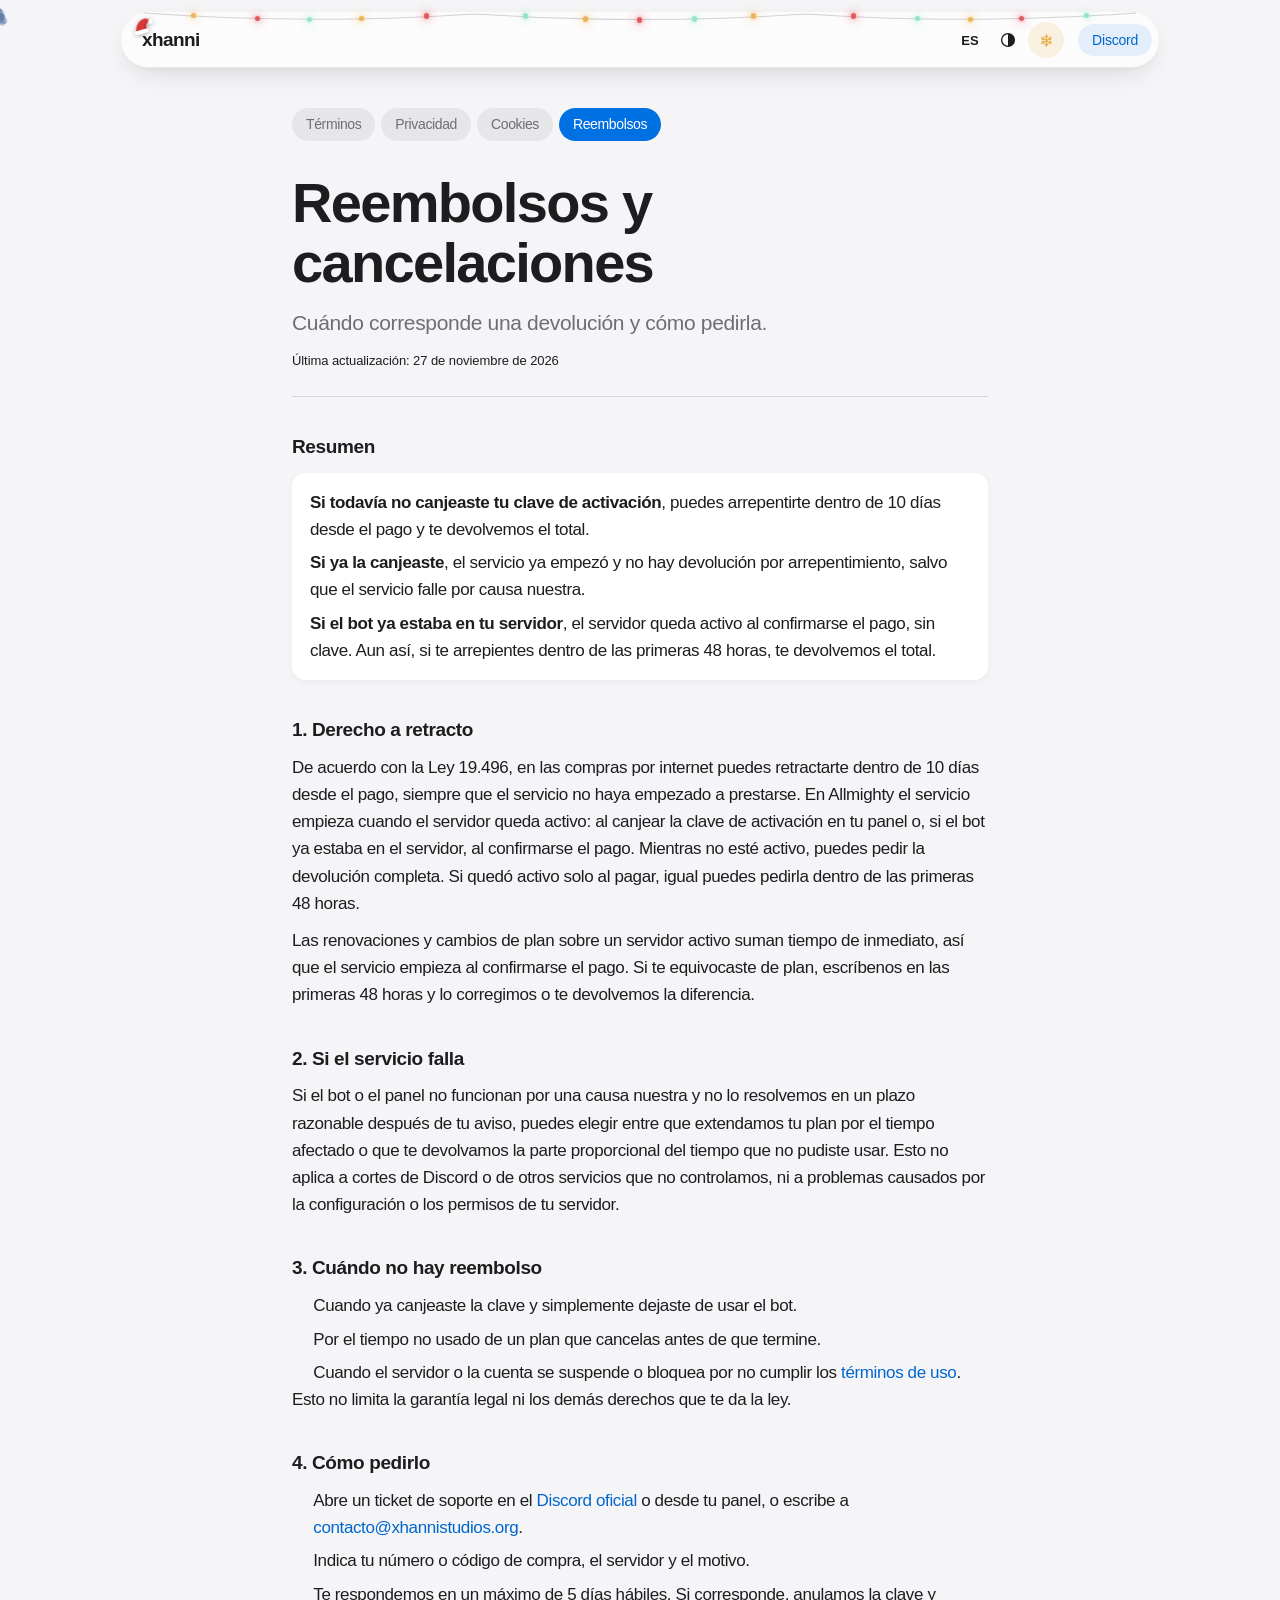
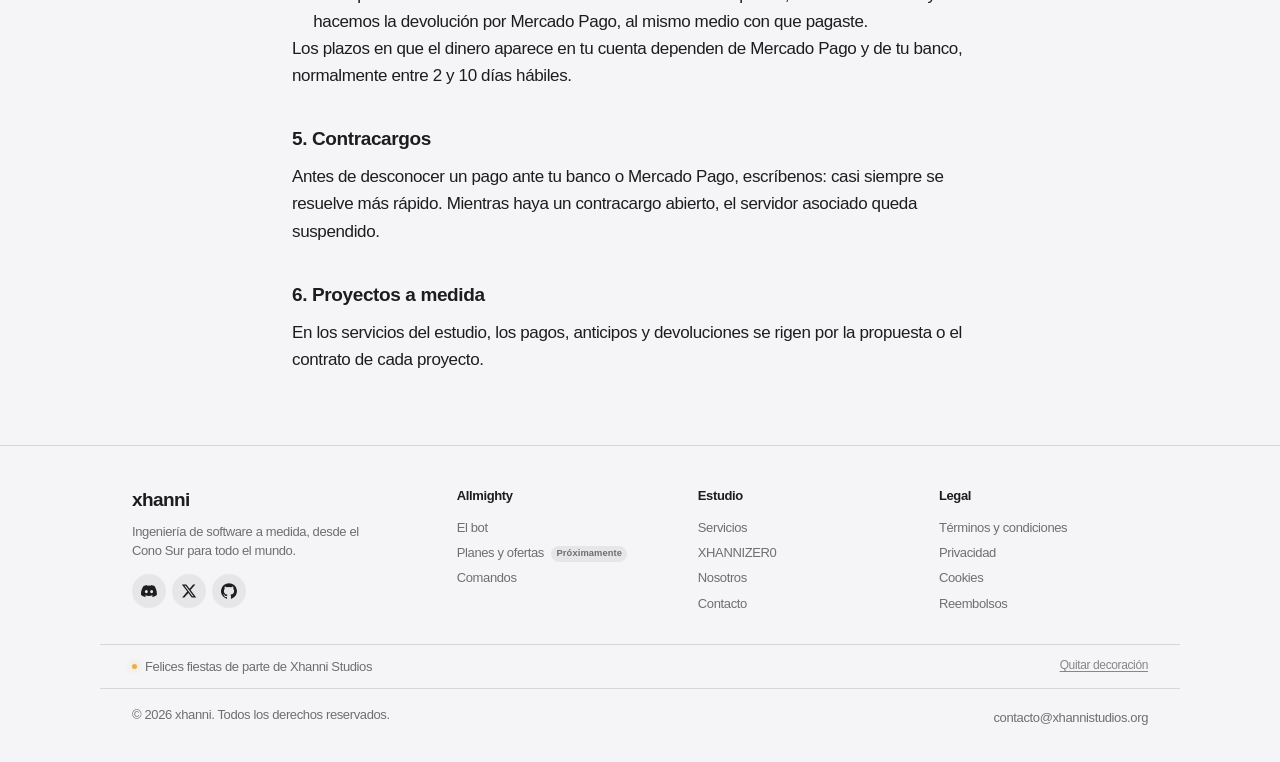
<file: reembolsos.html>
<!DOCTYPE html>
<html lang="es">

<head>
  <meta charset="UTF-8">
  <meta name="viewport" content="width=device-width, initial-scale=1.0">
  <title>Reembolsos y cancelaciones — xhanni</title>
  <link rel="canonical" href="https://xanssj.github.io/reembolsos">
  <meta name="description" content="Cuándo y cómo pedir la devolución de un plan de Allmighty.">
  <meta name="color-scheme" content="light dark">
  <meta name="theme-color" content="#f5f5f7" media="(prefers-color-scheme: light)">
  <meta name="theme-color" content="#000000" media="(prefers-color-scheme: dark)">
  <link rel="icon" href="assets/images/favicon.svg" type="image/svg+xml">
  <script src="assets/js/i18n-en.js?v=42"></script>
  <script src="assets/js/prefs.js?v=7"></script>
  <link rel="stylesheet" href="assets/css/ui.css?v=28">
  <link rel="stylesheet" href="assets/css/site.css?v=35">
  <link rel="stylesheet" href="assets/css/static.css?v=1">
</head>

<body>
  <header class="navbar island">
    <div class="navbar-inner">
      <a href="/" class="wordmark" aria-label="xhanni, inicio">xhanni</a>
      <a href="https://discord.gg/QKmUekvX2X" class="btn btn-sm btn-tinted nav-end" target="_blank" rel="noopener">Discord</a>
    </div>
  </header>

  <main class="legal">
    <nav class="legal-nav" aria-label="Documentos legales">
      <a href="terminos">Términos</a>
      <a href="privacidad">Privacidad</a>
      <a href="cookies">Cookies</a>
      <a href="reembolsos" aria-current="page">Reembolsos</a>
    </nav>
    <header class="legal-head">
      <h1 class="t-large">Reembolsos y cancelaciones</h1>
      <p class="t-lead">Cuándo corresponde una devolución y cómo pedirla.</p>
      <p class="t-caption">Última actualización: 27 de noviembre de 2026</p>
    </header>
    <h2 id="resumen">Resumen</h2>
    <div class="legal-box">
      <p><strong>Si todavía no canjeaste tu clave de activación</strong>, puedes arrepentirte dentro de 10 días desde el pago y te devolvemos el total.</p>
      <p><strong>Si ya la canjeaste</strong>, el servicio ya empezó y no hay devolución por arrepentimiento, salvo que el servicio falle por causa nuestra.</p>
      <p><strong>Si el bot ya estaba en tu servidor</strong>, el servidor queda activo al confirmarse el pago, sin clave. Aun así, si te arrepientes dentro de las primeras 48 horas, te devolvemos el total.</p>
    </div>

    <h2 id="retracto">1. Derecho a retracto</h2>
    <p>De acuerdo con la Ley 19.496, en las compras por internet puedes retractarte dentro de 10 días desde el pago, siempre que el servicio no haya empezado a prestarse. En Allmighty el servicio empieza cuando el servidor queda activo: al canjear la clave de activación en tu panel o, si el bot ya estaba en el servidor, al confirmarse el pago. Mientras no esté activo, puedes pedir la devolución completa. Si quedó activo solo al pagar, igual puedes pedirla dentro de las primeras 48 horas.</p>
    <p>Las renovaciones y cambios de plan sobre un servidor activo suman tiempo de inmediato, así que el servicio empieza al confirmarse el pago. Si te equivocaste de plan, escríbenos en las primeras 48 horas y lo corregimos o te devolvemos la diferencia.</p>

    <h2 id="fallas">2. Si el servicio falla</h2>
    <p>Si el bot o el panel no funcionan por una causa nuestra y no lo resolvemos en un plazo razonable después de tu aviso, puedes elegir entre que extendamos tu plan por el tiempo afectado o que te devolvamos la parte proporcional del tiempo que no pudiste usar. Esto no aplica a cortes de Discord o de otros servicios que no controlamos, ni a problemas causados por la configuración o los permisos de tu servidor.</p>

    <h2 id="no-aplica">3. Cuándo no hay reembolso</h2>
    <ul>
      <li>Cuando ya canjeaste la clave y simplemente dejaste de usar el bot.</li>
      <li>Por el tiempo no usado de un plan que cancelas antes de que termine.</li>
      <li>Cuando el servidor o la cuenta se suspende o bloquea por no cumplir los <a href="terminos#uso">términos de uso</a>.</li>
    </ul>
    <p>Esto no limita la garantía legal ni los demás derechos que te da la ley.</p>

    <h2 id="como">4. Cómo pedirlo</h2>
    <ol>
      <li>Abre un ticket de soporte en el <a href="https://discord.gg/QKmUekvX2X" target="_blank" rel="noopener">Discord oficial</a> o desde tu panel, o escribe a <a href="mailto:contacto@xhannistudios.org">contacto@xhannistudios.org</a>.</li>
      <li>Indica tu número o código de compra, el servidor y el motivo.</li>
      <li>Te respondemos en un máximo de 5 días hábiles. Si corresponde, anulamos la clave y hacemos la devolución por Mercado Pago, al mismo medio con que pagaste.</li>
    </ol>
    <p>Los plazos en que el dinero aparece en tu cuenta dependen de Mercado Pago y de tu banco, normalmente entre 2 y 10 días hábiles.</p>

    <h2 id="contracargos">5. Contracargos</h2>
    <p>Antes de desconocer un pago ante tu banco o Mercado Pago, escríbenos: casi siempre se resuelve más rápido. Mientras haya un contracargo abierto, el servidor asociado queda suspendido.</p>

    <h2 id="proyectos">6. Proyectos a medida</h2>
    <p>En los servicios del estudio, los pagos, anticipos y devoluciones se rigen por la propuesta o el contrato de cada proyecto.</p>
  </main>

  <footer class="footer">
    <div class="footer-inner footer-inner--4">
      <div class="footer-brand">
        <span class="wordmark">xhanni</span>
        <p>Ingeniería de software a medida, desde el Cono Sur para todo el mundo.</p>
        <div class="footer-social">
          <a href="https://discord.gg/QKmUekvX2X" target="_blank" rel="noopener" aria-label="Discord"><svg viewBox="0 0 24 24" fill="currentColor"><path d="M20.32 4.37a19.8 19.8 0 0 0-4.89-1.52l-.6 1.25a18.3 18.3 0 0 0-5.48 0 12.6 12.6 0 0 0-.61-1.25 19.7 19.7 0 0 0-4.88 1.52C.53 9.050-.32 13.58.1 18.06a19.9 19.9 0 0 0 6.09 3.06c.46-.63.87-1.3 1.22-2a13 13 0 0 1-1.92-.92l.37-.29a14.2 14.2 0 0 0 12.1 0l.37.29c-.6.36-1.25.67-1.92.92.36.7.77 1.37 1.22 2a19.8 19.8 0 0 0 6.06-3.06c.5-5.18-.84-9.68-3.55-13.69zM8.02 15.33c-1.18 0-2.16-1.080-2.16-2.42s.96-2.42 2.16-2.42 2.18 1.1 2.16 2.42c0 1.34-.96 2.42-2.16 2.42zm7.96 0c-1.18 0-2.15-1.08-2.15-2.42s.95-2.42 2.15-2.42 2.18 1.1 2.16 2.42c0 1.34-.95 2.42-2.16 2.42z"/></svg></a>
          <a href="https://x.com/TtvXan" target="_blank" rel="noopener" aria-label="X"><svg viewBox="0 0 24 24" fill="currentColor"><path d="M18.24 2.25h3.31l-7.23 8.26 8.5 11.24h-6.66l-5.21-6.82-5.970 6.82H1.68l7.73-8.84L1.25 2.25h6.83l4.71 6.23zm-1.16 17.52h1.83L7.08 4.13H5.12z"/></svg></a>
          <a href="https://github.com/Xanssj" target="_blank" rel="noopener" aria-label="GitHub"><svg viewBox="0 0 24 24" fill="currentColor"><path d="M12 .3a12 12 0 0 0-3.8 23.38c.6.12.82-.26.82-.57v-2.04c-3.34.72-4.04-1.61-4.04-1.61-.55-1.39-1.34-1.76-1.34-1.76-1.09-.74.08-.73.08-.73 1.2.09 1.84 1.24 1.84 1.24 1.07 1.83 2.81 1.3 3.5 1 .1-.78.42-1.31.76-1.61-2.67-.3-5.47-1.33-5.47-5.93 0-1.31.47-2.38 1.24-3.22-.14-.3-.54-1.52.1-3.18 0 0 1-.32 3.3 1.23a11.5 11.5 0 0 1 6 0c2.28-1.55 3.29-1.23 3.29-1.23.64 1.66.24 2.88.12 3.18.77.84 1.23 1.91 1.23 3.22 0 4.61-2.8 5.63-5.48 5.92.42.36.81 1.1.81 2.22v3.29c0 .32.21.69.82.57A12 12 0 0 0 12 .3"/></svg></a>
        </div>
      </div>
      <div>
        <h3>Allmighty</h3>
        <a href="/#allmighty">El bot</a>
        <span class="xh-soon" aria-disabled="true">Planes y ofertas <em class="xh-soon-tag">Próximamente</em></span>
        <a href="comandos">Comandos</a>
      </div>
      <div>
        <h3>Estudio</h3>
        <a href="/#servicios">Servicios</a>
        <a href="xhannizer0">XHANNIZER0</a>
        <a href="nosotros">Nosotros</a>
        <a href="mailto:contacto@xhannistudios.org">Contacto</a>
      </div>
      <div>
        <h3>Legal</h3>
        <a href="terminos">Términos y condiciones</a>
        <a href="privacidad">Privacidad</a>
        <a href="cookies">Cookies</a>
        <a href="reembolsos">Reembolsos</a>
      </div>
    </div>
    <div class="footer-legal">
      <span>© 2026 xhanni. Todos los derechos reservados.</span>
      <a href="mailto:contacto@xhannistudios.org">contacto@xhannistudios.org</a>
    </div>
  </footer>
  <script src="assets/js/navidad.js?v=5"></script>
</body>

</html>
</file>
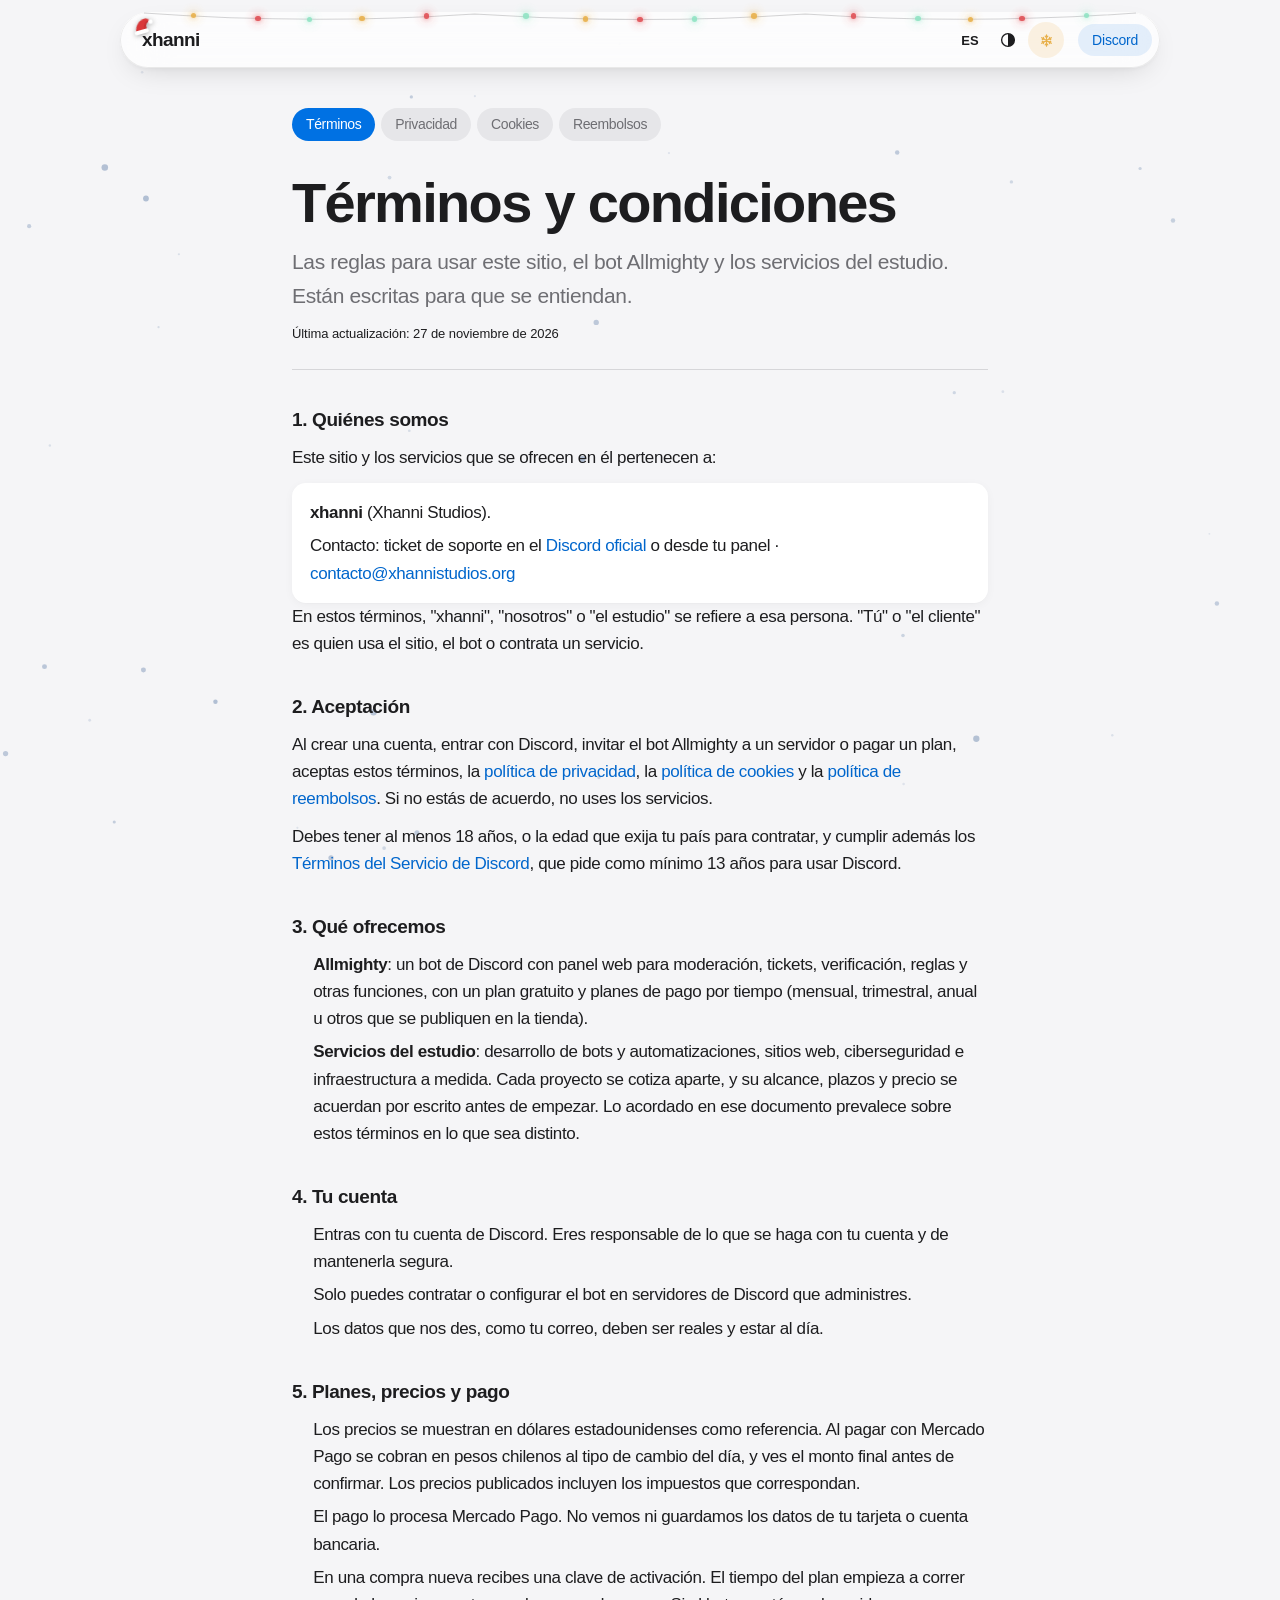
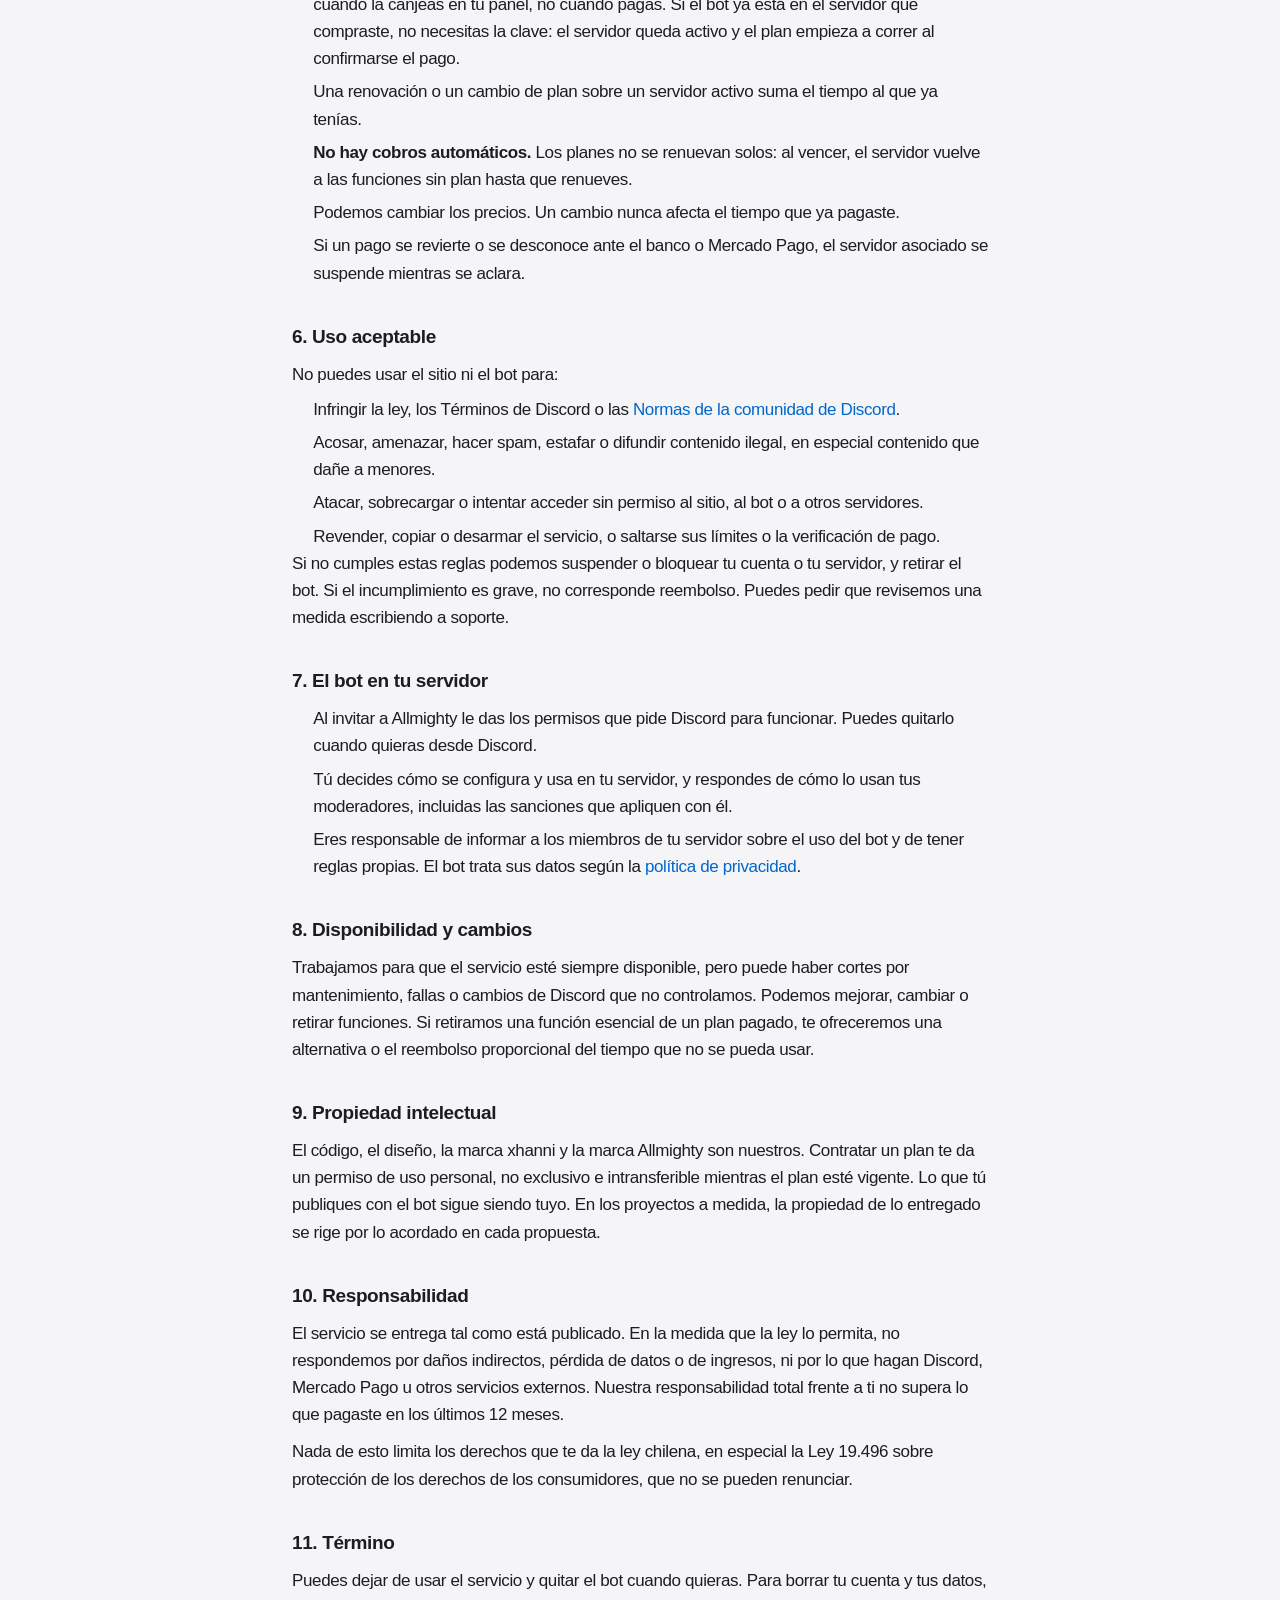
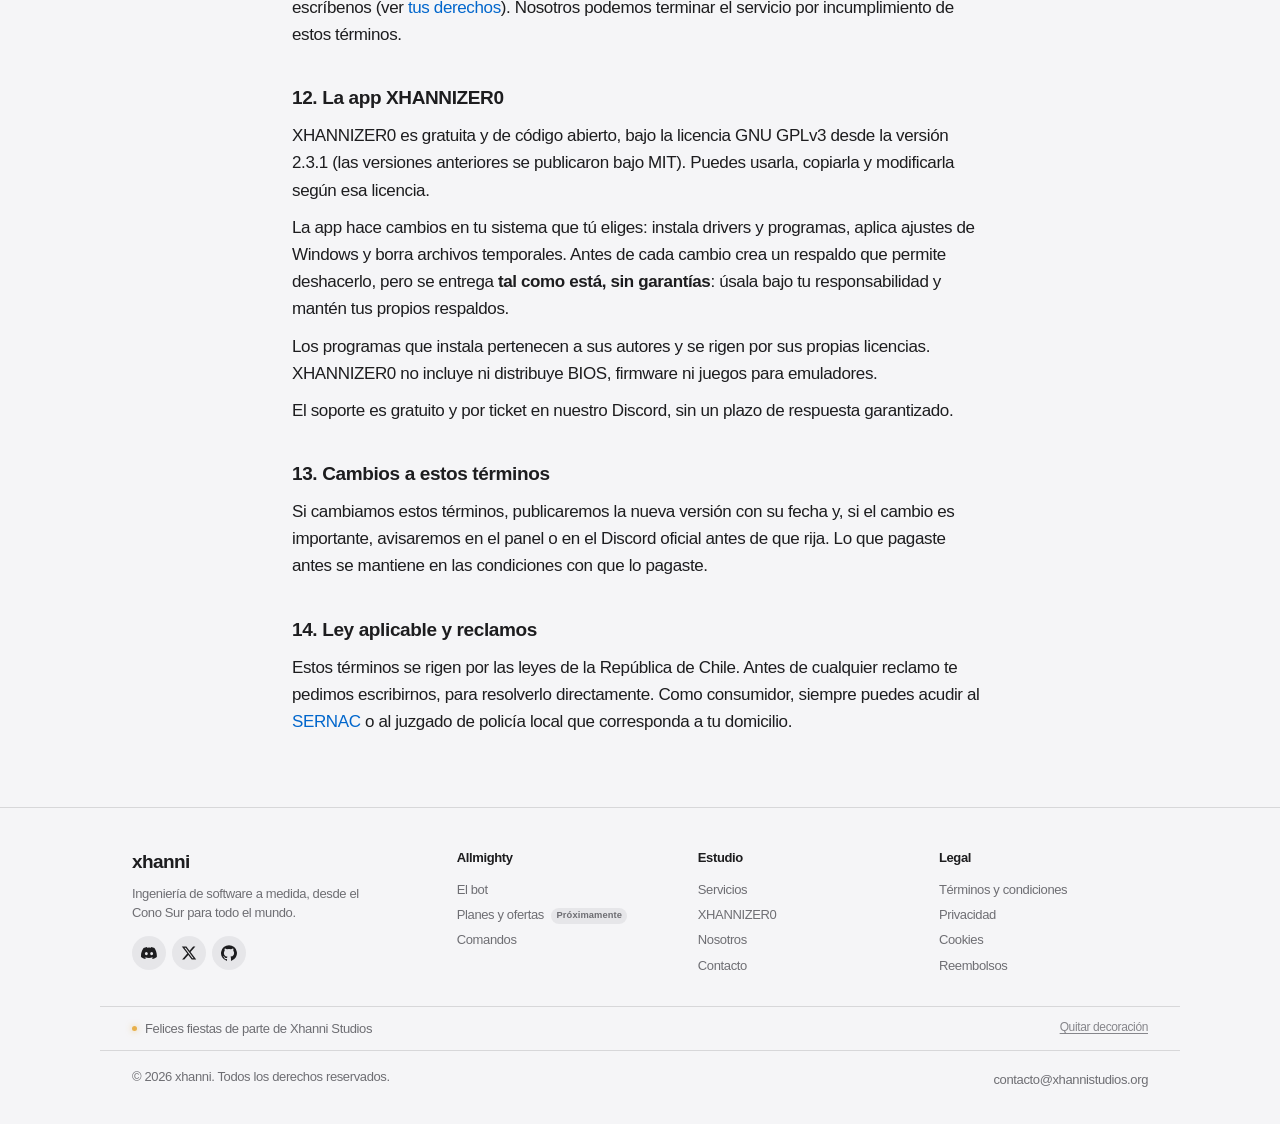
<file: terminos.html>
<!DOCTYPE html>
<html lang="es">

<head>
  <meta charset="UTF-8">
  <meta name="viewport" content="width=device-width, initial-scale=1.0">
  <title>Términos y condiciones — xhanni</title>
  <link rel="canonical" href="https://xanssj.github.io/terminos">
  <meta name="description" content="Términos y condiciones de uso del sitio, el bot Allmighty y los servicios de xhanni.">
  <meta name="color-scheme" content="light dark">
  <meta name="theme-color" content="#f5f5f7" media="(prefers-color-scheme: light)">
  <meta name="theme-color" content="#000000" media="(prefers-color-scheme: dark)">
  <link rel="icon" href="assets/images/favicon.svg" type="image/svg+xml">
  <script src="assets/js/i18n-en.js?v=42"></script>
  <script src="assets/js/prefs.js?v=7"></script>
  <link rel="stylesheet" href="assets/css/ui.css?v=28">
  <link rel="stylesheet" href="assets/css/site.css?v=35">
  <link rel="stylesheet" href="assets/css/static.css?v=1">
</head>

<body>
  <header class="navbar island">
    <div class="navbar-inner">
      <a href="/" class="wordmark" aria-label="xhanni, inicio">xhanni</a>
      <a href="https://discord.gg/QKmUekvX2X" class="btn btn-sm btn-tinted nav-end" target="_blank" rel="noopener">Discord</a>
    </div>
  </header>

  <main class="legal">
    <nav class="legal-nav" aria-label="Documentos legales">
      <a href="terminos" aria-current="page">Términos</a>
      <a href="privacidad">Privacidad</a>
      <a href="cookies">Cookies</a>
      <a href="reembolsos">Reembolsos</a>
    </nav>
    <header class="legal-head">
      <h1 class="t-large">Términos y condiciones</h1>
      <p class="t-lead">Las reglas para usar este sitio, el bot Allmighty y los servicios del estudio. Están escritas para que se entiendan.</p>
      <p class="t-caption">Última actualización: 27 de noviembre de 2026</p>
    </header>
    <h2 id="quienes">1. Quiénes somos</h2>
    <p>Este sitio y los servicios que se ofrecen en él pertenecen a:</p>

    <div class="legal-box">
      <p><strong>xhanni</strong> (Xhanni Studios).</p>
      
      <p>Contacto: ticket de soporte en el <a href="https://discord.gg/QKmUekvX2X" target="_blank" rel="noopener">Discord oficial</a> o desde tu panel · <a href="mailto:contacto@xhannistudios.org">contacto@xhannistudios.org</a></p>
    </div>
    <p>En estos términos, "xhanni", "nosotros" o "el estudio" se refiere a esa persona. "Tú" o "el cliente" es quien usa el sitio, el bot o contrata un servicio.</p>

    <h2 id="aceptacion">2. Aceptación</h2>
    <p>Al crear una cuenta, entrar con Discord, invitar el bot Allmighty a un servidor o pagar un plan, aceptas estos términos, la <a href="privacidad">política de privacidad</a>, la <a href="cookies">política de cookies</a> y la <a href="reembolsos">política de reembolsos</a>. Si no estás de acuerdo, no uses los servicios.</p>
    <p>Debes tener al menos 18 años, o la edad que exija tu país para contratar, y cumplir además los <a href="https://discord.com/terms" target="_blank" rel="noopener">Términos del Servicio de Discord</a>, que pide como mínimo 13 años para usar Discord.</p>

    <h2 id="servicios">3. Qué ofrecemos</h2>
    <ul>
      <li><strong>Allmighty</strong>: un bot de Discord con panel web para moderación, tickets, verificación, reglas y otras funciones, con un plan gratuito y planes de pago por tiempo (mensual, trimestral, anual u otros que se publiquen en la tienda).</li>
      <li><strong>Servicios del estudio</strong>: desarrollo de bots y automatizaciones, sitios web, ciberseguridad e infraestructura a medida. Cada proyecto se cotiza aparte, y su alcance, plazos y precio se acuerdan por escrito antes de empezar. Lo acordado en ese documento prevalece sobre estos términos en lo que sea distinto.</li>
    </ul>

    <h2 id="cuenta">4. Tu cuenta</h2>
    <ul>
      <li>Entras con tu cuenta de Discord. Eres responsable de lo que se haga con tu cuenta y de mantenerla segura.</li>
      <li>Solo puedes contratar o configurar el bot en servidores de Discord que administres.</li>
      <li>Los datos que nos des, como tu correo, deben ser reales y estar al día.</li>
    </ul>

    <h2 id="planes">5. Planes, precios y pago</h2>
    <ul>
      <li>Los precios se muestran en dólares estadounidenses como referencia. Al pagar con Mercado Pago se cobran en pesos chilenos al tipo de cambio del día, y ves el monto final antes de confirmar. Los precios publicados incluyen los impuestos que correspondan.</li>
      <li>El pago lo procesa Mercado Pago. No vemos ni guardamos los datos de tu tarjeta o cuenta bancaria.</li>
      <li>En una compra nueva recibes una clave de activación. El tiempo del plan empieza a correr cuando la canjeas en tu panel, no cuando pagas. Si el bot ya está en el servidor que compraste, no necesitas la clave: el servidor queda activo y el plan empieza a correr al confirmarse el pago.</li>
      <li>Una renovación o un cambio de plan sobre un servidor activo suma el tiempo al que ya tenías.</li>
      <li><strong>No hay cobros automáticos.</strong> Los planes no se renuevan solos: al vencer, el servidor vuelve a las funciones sin plan hasta que renueves.</li>
      <li>Podemos cambiar los precios. Un cambio nunca afecta el tiempo que ya pagaste.</li>
      <li>Si un pago se revierte o se desconoce ante el banco o Mercado Pago, el servidor asociado se suspende mientras se aclara.</li>
    </ul>

    <h2 id="uso">6. Uso aceptable</h2>
    <p>No puedes usar el sitio ni el bot para:</p>
    <ul>
      <li>Infringir la ley, los Términos de Discord o las <a href="https://discord.com/guidelines" target="_blank" rel="noopener">Normas de la comunidad de Discord</a>.</li>
      <li>Acosar, amenazar, hacer spam, estafar o difundir contenido ilegal, en especial contenido que dañe a menores.</li>
      <li>Atacar, sobrecargar o intentar acceder sin permiso al sitio, al bot o a otros servidores.</li>
      <li>Revender, copiar o desarmar el servicio, o saltarse sus límites o la verificación de pago.</li>
    </ul>
    <p>Si no cumples estas reglas podemos suspender o bloquear tu cuenta o tu servidor, y retirar el bot. Si el incumplimiento es grave, no corresponde reembolso. Puedes pedir que revisemos una medida escribiendo a soporte.</p>

    <h2 id="bot">7. El bot en tu servidor</h2>
    <ul>
      <li>Al invitar a Allmighty le das los permisos que pide Discord para funcionar. Puedes quitarlo cuando quieras desde Discord.</li>
      <li>Tú decides cómo se configura y usa en tu servidor, y respondes de cómo lo usan tus moderadores, incluidas las sanciones que apliquen con él.</li>
      <li>Eres responsable de informar a los miembros de tu servidor sobre el uso del bot y de tener reglas propias. El bot trata sus datos según la <a href="privacidad">política de privacidad</a>.</li>
    </ul>

    <h2 id="disponibilidad">8. Disponibilidad y cambios</h2>
    <p>Trabajamos para que el servicio esté siempre disponible, pero puede haber cortes por mantenimiento, fallas o cambios de Discord que no controlamos. Podemos mejorar, cambiar o retirar funciones. Si retiramos una función esencial de un plan pagado, te ofreceremos una alternativa o el reembolso proporcional del tiempo que no se pueda usar.</p>

    <h2 id="propiedad">9. Propiedad intelectual</h2>
    <p>El código, el diseño, la marca xhanni y la marca Allmighty son nuestros. Contratar un plan te da un permiso de uso personal, no exclusivo e intransferible mientras el plan esté vigente. Lo que tú publiques con el bot sigue siendo tuyo. En los proyectos a medida, la propiedad de lo entregado se rige por lo acordado en cada propuesta.</p>

    <h2 id="responsabilidad">10. Responsabilidad</h2>
    <p>El servicio se entrega tal como está publicado. En la medida que la ley lo permita, no respondemos por daños indirectos, pérdida de datos o de ingresos, ni por lo que hagan Discord, Mercado Pago u otros servicios externos. Nuestra responsabilidad total frente a ti no supera lo que pagaste en los últimos 12 meses.</p>
    <p>Nada de esto limita los derechos que te da la ley chilena, en especial la Ley 19.496 sobre protección de los derechos de los consumidores, que no se pueden renunciar.</p>

    <h2 id="termino">11. Término</h2>
    <p>Puedes dejar de usar el servicio y quitar el bot cuando quieras. Para borrar tu cuenta y tus datos, escríbenos (ver <a href="privacidad#derechos">tus derechos</a>). Nosotros podemos terminar el servicio por incumplimiento de estos términos.</p>

    <h2 id="xhannizer0">12. La app XHANNIZER0</h2>
    <p>XHANNIZER0 es gratuita y de código abierto, bajo la licencia GNU GPLv3 desde la versión 2.3.1 (las versiones anteriores se publicaron bajo MIT). Puedes usarla, copiarla y modificarla según esa licencia.</p>
    <p>La app hace cambios en tu sistema que tú eliges: instala drivers y programas, aplica ajustes de Windows y borra archivos temporales. Antes de cada cambio crea un respaldo que permite deshacerlo, pero se entrega <strong>tal como está, sin garantías</strong>: úsala bajo tu responsabilidad y mantén tus propios respaldos.</p>
    <p>Los programas que instala pertenecen a sus autores y se rigen por sus propias licencias. XHANNIZER0 no incluye ni distribuye BIOS, firmware ni juegos para emuladores.</p>
    <p>El soporte es gratuito y por ticket en nuestro Discord, sin un plazo de respuesta garantizado.</p>

    <h2 id="cambios">13. Cambios a estos términos</h2>
    <p>Si cambiamos estos términos, publicaremos la nueva versión con su fecha y, si el cambio es importante, avisaremos en el panel o en el Discord oficial antes de que rija. Lo que pagaste antes se mantiene en las condiciones con que lo pagaste.</p>

    <h2 id="ley">14. Ley aplicable y reclamos</h2>
    <p>Estos términos se rigen por las leyes de la República de Chile. Antes de cualquier reclamo te pedimos escribirnos, para resolverlo directamente. Como consumidor, siempre puedes acudir al <a href="https://www.sernac.cl" target="_blank" rel="noopener">SERNAC</a> o al juzgado de policía local que corresponda a tu domicilio.</p>
  </main>

  <footer class="footer">
    <div class="footer-inner footer-inner--4">
      <div class="footer-brand">
        <span class="wordmark">xhanni</span>
        <p>Ingeniería de software a medida, desde el Cono Sur para todo el mundo.</p>
        <div class="footer-social">
          <a href="https://discord.gg/QKmUekvX2X" target="_blank" rel="noopener" aria-label="Discord"><svg viewBox="0 0 24 24" fill="currentColor"><path d="M20.32 4.37a19.8 19.8 0 0 0-4.89-1.52l-.6 1.25a18.3 18.3 0 0 0-5.48 0 12.6 12.6 0 0 0-.61-1.25 19.7 19.7 0 0 0-4.88 1.52C.53 9.050-.32 13.58.1 18.06a19.9 19.9 0 0 0 6.09 3.06c.46-.63.87-1.3 1.22-2a13 13 0 0 1-1.92-.92l.37-.29a14.2 14.2 0 0 0 12.1 0l.37.29c-.6.36-1.25.67-1.92.92.36.7.77 1.37 1.22 2a19.8 19.8 0 0 0 6.06-3.06c.5-5.18-.84-9.68-3.55-13.69zM8.02 15.33c-1.18 0-2.16-1.080-2.16-2.42s.96-2.42 2.16-2.42 2.18 1.1 2.16 2.42c0 1.34-.96 2.42-2.16 2.42zm7.96 0c-1.18 0-2.15-1.08-2.15-2.42s.95-2.42 2.15-2.42 2.18 1.1 2.16 2.42c0 1.34-.95 2.42-2.16 2.42z"/></svg></a>
          <a href="https://x.com/TtvXan" target="_blank" rel="noopener" aria-label="X"><svg viewBox="0 0 24 24" fill="currentColor"><path d="M18.24 2.25h3.31l-7.23 8.26 8.5 11.24h-6.66l-5.21-6.82-5.970 6.82H1.68l7.73-8.84L1.25 2.25h6.83l4.71 6.23zm-1.16 17.52h1.83L7.08 4.13H5.12z"/></svg></a>
          <a href="https://github.com/Xanssj" target="_blank" rel="noopener" aria-label="GitHub"><svg viewBox="0 0 24 24" fill="currentColor"><path d="M12 .3a12 12 0 0 0-3.8 23.38c.6.12.82-.26.82-.57v-2.04c-3.34.72-4.04-1.61-4.04-1.61-.55-1.39-1.34-1.76-1.34-1.76-1.09-.74.08-.73.08-.73 1.2.09 1.84 1.24 1.84 1.24 1.07 1.83 2.81 1.3 3.5 1 .1-.78.42-1.31.76-1.61-2.67-.3-5.47-1.33-5.47-5.93 0-1.31.47-2.38 1.24-3.22-.14-.3-.54-1.52.1-3.18 0 0 1-.32 3.3 1.23a11.5 11.5 0 0 1 6 0c2.28-1.55 3.29-1.23 3.29-1.23.64 1.66.24 2.88.12 3.18.77.84 1.23 1.91 1.23 3.22 0 4.61-2.8 5.63-5.48 5.92.42.36.81 1.1.81 2.22v3.29c0 .32.21.69.82.57A12 12 0 0 0 12 .3"/></svg></a>
        </div>
      </div>
      <div>
        <h3>Allmighty</h3>
        <a href="/#allmighty">El bot</a>
        <span class="xh-soon" aria-disabled="true">Planes y ofertas <em class="xh-soon-tag">Próximamente</em></span>
        <a href="comandos">Comandos</a>
      </div>
      <div>
        <h3>Estudio</h3>
        <a href="/#servicios">Servicios</a>
        <a href="xhannizer0">XHANNIZER0</a>
        <a href="nosotros">Nosotros</a>
        <a href="mailto:contacto@xhannistudios.org">Contacto</a>
      </div>
      <div>
        <h3>Legal</h3>
        <a href="terminos">Términos y condiciones</a>
        <a href="privacidad">Privacidad</a>
        <a href="cookies">Cookies</a>
        <a href="reembolsos">Reembolsos</a>
      </div>
    </div>
    <div class="footer-legal">
      <span>© 2026 xhanni. Todos los derechos reservados.</span>
      <a href="mailto:contacto@xhannistudios.org">contacto@xhannistudios.org</a>
    </div>
  </footer>
  <script src="assets/js/navidad.js?v=5"></script>
</body>

</html>
</file>
<file: assets/css/ui.css>
/* =========================================================================
   ui.css — sistema de diseño de xhanni / Allmighty
   Base común de todas las páginas. Apariencia clara por defecto y oscura
   cuando el sistema lo pide (prefers-color-scheme). Sin degradados en el
   texto, sin brillos: color, tipografía y espacio hacen la jerarquía.
   Contrastes (texto normal >= 4.5:1):
     claro  #1d1d1f / #f5f5f7 16.4:1 · #6e6e73 / #fff 5.1:1 · #0066cc / #fff 5.6:1
     oscuro #f5f5f7 / #000 19.3:1 · #a1a1a6 / #1c1c1e 6.9:1 · #2997ff / #1c1c1e 5.9:1
     botón  #fff / #0071e3 4.6:1 (en ambos modos)
   ========================================================================= */

:root {
  color-scheme: light dark;

  /* superficies */
  --bg: #f5f5f7;
  --bg-alt: #ffffff;
  --card: #ffffff;
  --card-2: #f5f5f7;
  --fill: rgba(120, 120, 128, 0.12);
  --fill-hover: rgba(120, 120, 128, 0.2);
  --sep: rgba(60, 60, 67, 0.16);
  --sep-strong: rgba(60, 60, 67, 0.28);
  --material: rgba(251, 251, 253, 0.8);
  --scrim: rgba(0, 0, 0, 0.32);

  /* texto */
  --label: #1d1d1f;
  --label-2: #6e6e73;
  --label-3: #86868b;
  --link: #0066cc;

  /* acento y estados */
  --accent: #0071e3;
  --accent-hover: #0077ed;
  --accent-press: #006edb;
  --on-accent: #ffffff;
  --accent-soft: rgba(0, 113, 227, 0.1);
  --green: #1d8a3a;
  --green-soft: rgba(52, 199, 89, 0.14);
  --orange: #b54d00;
  --orange-soft: rgba(255, 149, 0, 0.16);
  --red: #d70015;
  --red-soft: rgba(255, 59, 48, 0.12);
  --purple: #8944ab;
  --purple-soft: rgba(175, 82, 222, 0.12);

  /* sombras: solo para separar capas flotantes */
  --shadow-card: 0 1px 1px rgba(0, 0, 0, 0.02), 0 2px 10px rgba(0, 0, 0, 0.04);
  --shadow-float: 0 12px 40px rgba(0, 0, 0, 0.12), 0 2px 6px rgba(0, 0, 0, 0.05);

  /* forma */
  --r-xs: 6px;
  --r-sm: 10px;
  --r: 14px;
  --r-lg: 20px;
  --r-xl: 28px;
  --pill: 980px;

  /* tipo */
  --font: -apple-system, BlinkMacSystemFont, "SF Pro Text", "Inter", "Segoe UI", Roboto, "Helvetica Neue", Arial, sans-serif;
  --font-display: -apple-system, BlinkMacSystemFont, "SF Pro Display", "Inter", "Segoe UI", Roboto, "Helvetica Neue", Arial, sans-serif;
  --mono: ui-monospace, "SF Mono", SFMono-Regular, Menlo, Consolas, "Liberation Mono", monospace;

  /* medidas */
  --nav-h: 52px;
  --page: 1080px;
  --page-wide: 1240px;
  --gutter: clamp(16px, 4vw, 32px);

  --ease: cubic-bezier(0.25, 0.1, 0.25, 1);
  --spring: cubic-bezier(0.32, 0.72, 0, 1);
}

@media (prefers-color-scheme: dark) {
  :root:not([data-theme="light"]) {
    --bg: #000000;
    --bg-alt: #0b0b0c;
    --card: #1c1c1e;
    --card-2: #2c2c2e;
    --fill: rgba(118, 118, 128, 0.24);
    --fill-hover: rgba(118, 118, 128, 0.36);
    --sep: rgba(84, 84, 88, 0.55);
    --sep-strong: rgba(84, 84, 88, 0.8);
    --material: rgba(22, 22, 23, 0.78);
    --scrim: rgba(0, 0, 0, 0.6);

    --label: #f5f5f7;
    --label-2: #a1a1a6;
    --label-3: #8e8e93;
    --link: #2997ff;

    --accent-soft: rgba(41, 151, 255, 0.16);
    --green: #30d158;
    --green-soft: rgba(48, 209, 88, 0.16);
    --orange: #ff9f0a;
    --orange-soft: rgba(255, 159, 10, 0.16);
    --red: #ff453a;
    --red-soft: rgba(255, 69, 58, 0.16);
    --purple: #bf5af2;
    --purple-soft: rgba(191, 90, 242, 0.16);

    --shadow-card: none;
    --shadow-float: 0 16px 48px rgba(0, 0, 0, 0.6), 0 0 0 1px rgba(255, 255, 255, 0.06);
  }
}
  :root[data-theme="dark"] {
    --bg: #000000;
    --bg-alt: #0b0b0c;
    --card: #1c1c1e;
    --card-2: #2c2c2e;
    --fill: rgba(118, 118, 128, 0.24);
    --fill-hover: rgba(118, 118, 128, 0.36);
    --sep: rgba(84, 84, 88, 0.55);
    --sep-strong: rgba(84, 84, 88, 0.8);
    --material: rgba(22, 22, 23, 0.78);
    --scrim: rgba(0, 0, 0, 0.6);

    --label: #f5f5f7;
    --label-2: #a1a1a6;
    --label-3: #8e8e93;
    --link: #2997ff;

    --accent-soft: rgba(41, 151, 255, 0.16);
    --green: #30d158;
    --green-soft: rgba(48, 209, 88, 0.16);
    --orange: #ff9f0a;
    --orange-soft: rgba(255, 159, 10, 0.16);
    --red: #ff453a;
    --red-soft: rgba(255, 69, 58, 0.16);
    --purple: #bf5af2;
    --purple-soft: rgba(191, 90, 242, 0.16);

    --shadow-card: none;
    --shadow-float: 0 16px 48px rgba(0, 0, 0, 0.6), 0 0 0 1px rgba(255, 255, 255, 0.06);
  }


@media (prefers-contrast: more) {
  :root:not([data-theme="dark"]) {
    --label-2: #3a3a3c;
    --sep: rgba(60, 60, 67, 0.4);
  }
}
@media (prefers-contrast: more) and (prefers-color-scheme: dark) {
  :root:not([data-theme="light"]) {
    --label-2: #d1d1d6;
    --sep: rgba(255, 255, 255, 0.35);
  }
}
@media (prefers-contrast: more) {
  :root[data-theme="dark"] {
    --label-2: #d1d1d6;
    --sep: rgba(255, 255, 255, 0.35);
  }
}

/* ------------------------------------------------------------- base */

*, *::before, *::after { box-sizing: border-box; }

html {
  -webkit-text-size-adjust: 100%;
  text-size-adjust: 100%;
  scroll-behavior: smooth;
  scroll-padding-top: calc(var(--nav-h) + 16px);
}

body {
  margin: 0;
  min-height: 100vh;
  background: var(--bg);
  color: var(--label);
  font-family: var(--font);
  font-size: 1.0625rem; /* 17px */
  line-height: 1.47;
  letter-spacing: -0.022em;
  -webkit-font-smoothing: antialiased;
  -moz-osx-font-smoothing: grayscale;
  text-rendering: optimizeLegibility;
}

img, svg, video { display: block; max-width: 100%; }
svg { flex-shrink: 0; }
[hidden] { display: none !important; }

h1, h2, h3, h4, p, ul, ol, dl, dd, figure { margin: 0; }
ul, ol { padding: 0; list-style: none; }

a { color: var(--link); text-decoration: none; }
a:hover { text-decoration: underline; text-underline-offset: 0.18em; }

button, input, select, textarea { font: inherit; color: inherit; letter-spacing: inherit; }
button { cursor: pointer; }
button:disabled { cursor: default; }

:focus-visible {
  outline: 3px solid color-mix(in srgb, var(--accent) 60%, transparent);
  outline-offset: 2px;
  border-radius: 6px;
}

::selection { background: color-mix(in srgb, var(--accent) 28%, transparent); }

code, kbd, samp, .mono { font-family: var(--mono); font-size: 0.92em; letter-spacing: 0; }

.sr-only {
  position: absolute; width: 1px; height: 1px; padding: 0; margin: -1px;
  overflow: hidden; clip: rect(0 0 0 0); white-space: nowrap; border: 0;
}

/* ------------------------------------------------------------- tipo */

.t-hero {
  font-family: var(--font-display);
  font-size: clamp(2.6rem, 6.4vw, 5rem);
  line-height: 1.05;
  font-weight: 700;
  letter-spacing: -0.035em;
}
.t-large {
  font-family: var(--font-display);
  font-size: clamp(2rem, 4.6vw, 3.5rem);
  line-height: 1.08;
  font-weight: 700;
  letter-spacing: -0.03em;
}
.t-title1 {
  font-family: var(--font-display);
  font-size: clamp(1.6rem, 3vw, 2.125rem);
  line-height: 1.15;
  font-weight: 700;
  letter-spacing: -0.026em;
}
.t-title2 { font-size: 1.375rem; line-height: 1.25; font-weight: 650; letter-spacing: -0.022em; }
.t-title3 { font-size: 1.1875rem; line-height: 1.3; font-weight: 600; letter-spacing: -0.02em; }
.t-headline { font-size: 1.0625rem; font-weight: 600; }
.t-lead {
  font-size: clamp(1.125rem, 1.9vw, 1.3125rem);
  line-height: 1.42;
  color: var(--label-2);
  letter-spacing: -0.016em;
}
.t-sub { font-size: 0.9375rem; color: var(--label-2); line-height: 1.45; letter-spacing: -0.01em; }
.t-caption { font-size: 0.8125rem; color: var(--label-2); line-height: 1.4; letter-spacing: -0.006em; }
.t-eyebrow { font-size: 0.9375rem; font-weight: 600; color: var(--label-2); letter-spacing: -0.01em; }
.t-num { font-variant-numeric: tabular-nums; }
.muted { color: var(--label-2); }

/* ------------------------------------------------------------- botones
   Pill de Apple: 44px de alto en táctil, 36px en controles compactos.   */

.btn {
  --_bg: var(--fill);
  --_fg: var(--label);
  display: inline-flex;
  align-items: center;
  justify-content: center;
  gap: 8px;
  min-height: 44px;
  padding: 0 22px;
  border: 0;
  border-radius: var(--pill);
  background: var(--_bg);
  color: var(--_fg);
  font-size: 1.0625rem;
  font-weight: 500;
  line-height: 1;
  letter-spacing: -0.016em;
  white-space: nowrap;
  text-decoration: none;
  transition: background-color 0.18s var(--ease), color 0.18s var(--ease), transform 0.18s var(--ease), opacity 0.18s;
  -webkit-tap-highlight-color: transparent;
}
.btn:hover { background: var(--fill-hover); text-decoration: none; }
.btn:active { transform: scale(0.98); }
.btn:disabled, .btn[aria-disabled="true"] { opacity: 0.45; transform: none; }

.btn-primary { --_bg: var(--accent); --_fg: var(--on-accent); }
.btn-primary:hover { background: var(--accent-hover); }
.btn-primary:active { background: var(--accent-press); }

.btn-tinted { --_bg: var(--accent-soft); --_fg: var(--link); }
.btn-tinted:hover { background: color-mix(in srgb, var(--accent) 18%, transparent); }

.btn-plain { --_bg: transparent; --_fg: var(--link); padding-inline: 4px; }
.btn-plain:hover { background: transparent; text-decoration: underline; text-underline-offset: 0.18em; }

.btn-danger { --_bg: var(--red-soft); --_fg: var(--red); }
.btn-danger:hover { background: color-mix(in srgb, var(--red) 22%, transparent); }

.btn-sm { min-height: 32px; padding: 0 14px; font-size: 0.875rem; }
.btn-lg { min-height: 52px; padding: 0 30px; font-size: 1.125rem; }
.btn-block { width: 100%; }
.btn-icon { width: 36px; min-height: 36px; padding: 0; }

.link-arrow { font-weight: 500; white-space: nowrap; }
.link-arrow::after { content: " ›"; }

/* ------------------------------------------------------------- campos */

.field { display: grid; gap: 6px; }
.field > label, .label {
  font-size: 0.8125rem;
  font-weight: 600;
  color: var(--label-2);
  letter-spacing: -0.006em;
}

.input, .field input:not([type="checkbox"]):not([type="radio"]):not([type="range"]):not([type="color"]),
.field select, .field textarea {
  width: 100%;
  min-height: 44px;
  padding: 10px 14px;
  border: 1px solid var(--sep-strong);
  border-radius: var(--r-sm);
  background: var(--card);
  color: var(--label);
  font-size: 1.0625rem;
  line-height: 1.3;
  transition: border-color 0.15s, box-shadow 0.15s;
  appearance: none;
  -webkit-appearance: none;
}
.field textarea, textarea.input { min-height: 96px; resize: vertical; }
.field select, select.input {
  padding-right: 36px;
  background-image: url("data:image/svg+xml,%3Csvg xmlns='http://www.w3.org/2000/svg' width='12' height='12' viewBox='0 0 24 24' fill='none' stroke='%2386868b' stroke-width='2.5' stroke-linecap='round' stroke-linejoin='round'%3E%3Cpath d='M6 9l6 6 6-6'/%3E%3C/svg%3E");
  background-repeat: no-repeat;
  background-position: right 14px center;
}
.input::placeholder, .field input::placeholder, .field textarea::placeholder { color: var(--label-3); }
.input:focus, .field input:focus, .field select:focus, .field textarea:focus {
  outline: none;
  border-color: var(--accent);
  box-shadow: 0 0 0 3px color-mix(in srgb, var(--accent) 22%, transparent);
}
.field input[readonly] { background: var(--card-2); color: var(--label-2); }
.field-hint { font-size: 0.8125rem; color: var(--label-2); }

/* ------------------------------------------------------------- superficies */

.card {
  background: var(--card);
  border-radius: var(--r-lg);
  box-shadow: var(--shadow-card);
}
.card-pad { padding: clamp(20px, 3vw, 28px); }

/* lista agrupada estilo Ajustes */
.group {
  background: var(--card);
  border-radius: var(--r);
  overflow: hidden;
  box-shadow: var(--shadow-card);
}
.group > * + * { border-top: 1px solid var(--sep); }
.row {
  display: flex;
  align-items: center;
  gap: 12px;
  min-height: 48px;
  padding: 10px 16px;
}
.row > :first-child { flex: 1; min-width: 0; }
.group-title {
  margin: 0 0 8px 16px;
  font-size: 0.8125rem;
  font-weight: 600;
  color: var(--label-2);
}

/* ------------------------------------------------------------- insignias */

.badge {
  display: inline-flex;
  align-items: center;
  gap: 6px;
  min-height: 22px;
  padding: 2px 9px;
  border-radius: var(--pill);
  background: var(--fill);
  color: var(--label-2);
  font-size: 0.75rem;
  font-weight: 600;
  letter-spacing: -0.004em;
  white-space: nowrap;
}
.badge-green { background: var(--green-soft); color: var(--green); }
.badge-orange { background: var(--orange-soft); color: var(--orange); }
.badge-red { background: var(--red-soft); color: var(--red); }
.badge-blue { background: var(--accent-soft); color: var(--link); }
.badge-purple { background: var(--purple-soft); color: var(--purple); }
.dot { width: 8px; height: 8px; border-radius: 50%; background: currentColor; display: inline-block; }

/* ------------------------------------------------------------- control segmentado */

.segmented {
  display: inline-flex;
  gap: 2px;
  padding: 2px;
  border-radius: 10px;
  background: var(--fill);
  max-width: 100%;
  overflow-x: auto;
  scrollbar-width: none;
}
.segmented::-webkit-scrollbar { display: none; }
.segmented > * {
  flex: 0 0 auto;
  display: inline-flex;
  align-items: center;
  gap: 6px;
  min-height: 30px;
  padding: 0 14px;
  border: 0;
  border-radius: 8px;
  background: transparent;
  color: var(--label);
  font-size: 0.875rem;
  font-weight: 500;
  white-space: nowrap;
  text-decoration: none;
}
.segmented > *:hover { text-decoration: none; background: var(--fill); }
.segmented > .is-active, .segmented > [aria-selected="true"], .segmented > .active {
  background: var(--card);
  box-shadow: 0 1px 3px rgba(0, 0, 0, 0.12), 0 0 0 0.5px rgba(0, 0, 0, 0.04);
  font-weight: 600;
}
@media (prefers-color-scheme: dark) {
  :root:not([data-theme="light"]) .segmented > .is-active, :root:not([data-theme="light"]) .segmented > [aria-selected="true"], :root:not([data-theme="light"]) .segmented > .active { background: #636366; }
}
  :root[data-theme="dark"] .segmented > .is-active, :root[data-theme="dark"] .segmented > [aria-selected="true"], :root[data-theme="dark"] .segmented > .active { background: #636366; }


/* ------------------------------------------------------------- interruptor */

.switch {
  position: relative;
  display: inline-block;
  width: 51px;
  height: 31px;
  flex-shrink: 0;
}
.switch input { position: absolute; inset: 0; opacity: 0; margin: 0; cursor: pointer; z-index: 1; }
.switch span {
  position: absolute;
  inset: 0;
  border-radius: var(--pill);
  background: var(--fill-hover);
  transition: background 0.2s var(--ease);
}
.switch span::after {
  content: "";
  position: absolute;
  top: 2px;
  left: 2px;
  width: 27px;
  height: 27px;
  border-radius: 50%;
  background: #fff;
  box-shadow: 0 3px 8px rgba(0, 0, 0, 0.15), 0 1px 1px rgba(0, 0, 0, 0.16);
  transition: transform 0.25s var(--spring);
}
.switch input:checked + span { background: #34c759; }
.switch input:checked + span::after { transform: translateX(20px); }
.switch input:focus-visible + span { outline: 3px solid color-mix(in srgb, var(--accent) 60%, transparent); outline-offset: 2px; }

/* ------------------------------------------------------------- barra global
   Material translúcido, como la barra de apple.com.                     */

.navbar {
  position: sticky;
  top: 0;
  z-index: 100;
  height: var(--nav-h);
  background: var(--material);
  -webkit-backdrop-filter: saturate(180%) blur(20px);
  backdrop-filter: saturate(180%) blur(20px);
  border-bottom: 1px solid var(--sep);
}
.navbar-inner {
  display: flex;
  align-items: center;
  gap: 24px;
  height: 100%;
  max-width: var(--page-wide);
  margin: 0 auto;
  padding: 0 var(--gutter);
}
.wordmark {
  display: inline-flex;
  align-items: center;
  gap: 8px;
  color: var(--label);
  font-family: var(--font-display);
  font-size: 1.1875rem;
  font-weight: 700;
  letter-spacing: -0.03em;
  text-decoration: none;
}
.wordmark:hover { text-decoration: none; }
.wordmark small {
  font-family: var(--font);
  font-size: 0.6875rem;
  font-weight: 600;
  letter-spacing: 0.02em;
  text-transform: uppercase;
  color: var(--label-2);
  padding: 2px 7px;
  border-radius: var(--pill);
  background: var(--fill);
}
.nav-links {
  display: flex;
  align-items: center;
  gap: 4px;
  margin: 0 auto;
}
.nav-links a {
  padding: 6px 12px;
  border-radius: var(--pill);
  color: var(--label);
  font-size: 0.875rem;
  opacity: 0.8;
  text-decoration: none;
  transition: opacity 0.15s, background 0.15s;
}
.nav-links a:hover { opacity: 1; text-decoration: none; }
.nav-links a.is-active, .nav-links a[aria-current="page"] { opacity: 1; font-weight: 600; }
.nav-actions { display: flex; align-items: center; gap: 8px; margin-left: auto; }
.nav-links + .nav-actions { margin-left: 0; }

.nav-icon-btn {
  position: relative;
  display: inline-grid;
  place-items: center;
  width: 36px;
  height: 36px;
  border: 0;
  border-radius: 50%;
  background: transparent;
  color: var(--label);
}
.nav-icon-btn:hover { background: var(--fill); }
.nav-badge {
  position: absolute;
  top: 2px;
  right: 0;
  min-width: 17px;
  height: 17px;
  padding: 0 4px;
  border-radius: var(--pill);
  background: var(--accent);
  color: #fff;
  font-size: 0.6875rem;
  font-weight: 700;
  line-height: 17px;
  text-align: center;
  letter-spacing: 0;
}
.nav-badge:empty, .nav-badge[data-zero="true"] { display: none; }

.nav-toggle {
  display: none;
  width: 36px;
  height: 36px;
  border: 0;
  border-radius: 50%;
  background: transparent;
  color: var(--label);
}
.nav-toggle span { display: block; width: 16px; height: 1.5px; margin: 4px auto; background: currentColor; border-radius: 2px; transition: transform 0.25s var(--ease), opacity 0.2s; }

@media (max-width: 760px) {
  .nav-toggle { display: inline-block; order: 3; }
  .nav-links + .nav-actions { margin-left: auto; }
  .nav-links {
    position: fixed;
    top: var(--nav-h);
    left: 0;
    right: 0;
    flex-direction: column;
    align-items: stretch;
    gap: 0;
    margin: 0;
    padding: 8px var(--gutter) 24px;
    background: var(--bg);
    border-bottom: 1px solid var(--sep);
    transform: translateY(-8px);
    opacity: 0;
    visibility: hidden;
    transition: opacity 0.2s var(--ease), transform 0.25s var(--ease), visibility 0s 0.25s;
  }
  .nav-links.is-open { transform: none; opacity: 1; visibility: visible; transition-delay: 0s; }
  .nav-links a {
    padding: 14px 4px;
    border-radius: 0;
    border-bottom: 1px solid var(--sep);
    font-size: 1.0625rem;
    opacity: 1;
  }
  .nav-toggle[aria-expanded="true"] span:first-child { transform: translateY(5.5px) rotate(45deg); }
  .nav-toggle[aria-expanded="true"] span:nth-child(2) { opacity: 0; }
  .nav-toggle[aria-expanded="true"] span:last-child { transform: translateY(-5.5px) rotate(-45deg); }
}

/* ------------------------------------------------------------- hoja / diálogo */

.sheet {
  position: fixed;
  inset: 0;
  z-index: 200;
  display: grid;
  place-items: center;
  padding: 16px;
  visibility: hidden;
  pointer-events: none;
}
.sheet.is-open { visibility: visible; pointer-events: auto; }
.sheet-scrim {
  position: absolute;
  inset: 0;
  background: var(--scrim);
  opacity: 0;
  transition: opacity 0.25s var(--ease);
}
.sheet.is-open .sheet-scrim { opacity: 1; }
.sheet-panel {
  position: relative;
  width: min(560px, 100%);
  max-height: min(860px, calc(100dvh - 32px));
  overflow: auto;
  background: var(--card);
  border-radius: var(--r-lg);
  box-shadow: var(--shadow-float);
  transform: translateY(16px) scale(0.98);
  opacity: 0;
  transition: transform 0.35s var(--spring), opacity 0.2s var(--ease);
}
.sheet.is-open .sheet-panel { transform: none; opacity: 1; }
.sheet-head {
  position: sticky;
  top: 0;
  z-index: 1;
  display: flex;
  align-items: center;
  gap: 12px;
  padding: 18px 20px 14px;
  background: var(--card);
  border-bottom: 1px solid var(--sep);
}
.sheet-head > :first-child { flex: 1; min-width: 0; }
.sheet-body { padding: 20px; }
.close-btn {
  display: inline-grid;
  place-items: center;
  width: 30px;
  height: 30px;
  border: 0;
  border-radius: 50%;
  background: var(--fill);
  color: var(--label-2);
}
.close-btn:hover { background: var(--fill-hover); color: var(--label); }
@media (max-width: 640px) {
  .sheet { place-items: end stretch; padding: 0; }
  .sheet-panel {
    width: 100%;
    max-height: calc(100dvh - 24px);
    border-radius: var(--r-lg) var(--r-lg) 0 0;
    transform: translateY(40px);
  }
}

/* ------------------------------------------------------------- aviso flotante */

.toast-bar {
  position: fixed;
  left: 50%;
  bottom: 20px;
  z-index: 150;
  display: flex;
  align-items: center;
  gap: 14px;
  width: min(520px, calc(100% - 32px));
  padding: 12px 12px 12px 18px;
  border-radius: var(--r);
  background: var(--material);
  -webkit-backdrop-filter: saturate(180%) blur(20px);
  backdrop-filter: saturate(180%) blur(20px);
  box-shadow: var(--shadow-float);
  transform: translateX(-50%);
  font-size: 0.875rem;
  color: var(--label-2);
}
.toast-bar > :first-child { flex: 1; }
.toast-bar strong { color: var(--label); }
.toast-bar.is-hidden { display: none; }

/* ------------------------------------------------------------- pie */

.footer {
  border-top: 1px solid var(--sep);
  background: var(--bg);
  color: var(--label-2);
  font-size: 0.8125rem;
}
.footer-inner {
  display: grid;
  grid-template-columns: 1.4fr repeat(2, minmax(0, 1fr));
  gap: 32px;
  max-width: var(--page);
  margin: 0 auto;
  padding: 40px var(--gutter) 28px;
}
.footer h3 { margin-bottom: 10px; font-size: 0.8125rem; font-weight: 600; color: var(--label); }
.footer a { display: block; padding: 3px 0; color: var(--label-2); }
.footer a:hover { color: var(--label); }
.footer-brand p { max-width: 34ch; margin-top: 8px; }
.footer-social { display: flex; gap: 6px; margin-top: 14px; }
.footer-social a {
  display: inline-grid;
  place-items: center;
  width: 34px;
  height: 34px;
  padding: 0;
  border-radius: 50%;
  background: var(--fill);
  color: var(--label);
}
.footer-social svg { width: 16px; height: 16px; }
.footer-legal {
  max-width: var(--page);
  margin: 0 auto;
  padding: 16px var(--gutter) 32px;
  border-top: 1px solid var(--sep);
  display: flex;
  flex-wrap: wrap;
  justify-content: space-between;
  gap: 8px;
}
@media (max-width: 720px) {
  .footer-inner { grid-template-columns: 1fr 1fr; }
  .footer-brand { grid-column: 1 / -1; }
}

/* ------------------------------------------------------------- movimiento */

@media (prefers-reduced-motion: reduce) {
  html { scroll-behavior: auto; }
  *, *::before, *::after {
    animation-duration: 0.01ms !important;
    animation-iteration-count: 1 !important;
    transition-duration: 0.01ms !important;
  }
}
@media (prefers-reduced-transparency: reduce) {
  .navbar, .toast-bar { background: var(--card); -webkit-backdrop-filter: none; backdrop-filter: none; }
}

/* =========================================================================
   Menús desplegables y selector de color propios (assets/js/controls.js).
   El <select> / <input type="color"> original queda escondido dentro de
   .xs / .xc y sigue siendo el que guarda el valor.
   ========================================================================= */

.xs, .xc { position: relative; display: inline-flex; min-width: 0; vertical-align: middle; }
.xs[hidden] { display: none; }
.xs-native {
  position: absolute !important;
  inset: 0;
  width: 100% !important;
  height: 100% !important;
  min-height: 0 !important;
  margin: 0 !important;
  opacity: 0;
  pointer-events: none;
}

.xs-trigger {
  display: flex;
  align-items: center;
  gap: 8px;
  width: 100%;
  min-height: 44px;
  padding: 0 10px 0 14px;
  border: 1px solid var(--sep-strong);
  border-radius: var(--r-sm);
  background: var(--card);
  color: var(--label);
  font-size: 1.0625rem;
  line-height: 1.25;
  text-align: left;
  cursor: pointer;
  transition: border-color 0.15s var(--ease), box-shadow 0.15s var(--ease), background-color 0.15s var(--ease);
}
.xs-trigger:hover:not(:disabled) { background: color-mix(in srgb, var(--card) 94%, var(--label)); }
.xs-trigger:focus-visible, .xs.is-open .xs-trigger,
.xc-trigger:focus-visible, .xc.is-open .xc-trigger {
  outline: none;
  border-color: var(--accent);
  box-shadow: 0 0 0 3px color-mix(in srgb, var(--accent) 22%, transparent);
}
.xs-trigger:disabled, .xc-trigger:disabled { opacity: 0.5; cursor: not-allowed; }
.xs-value { flex: 1; min-width: 0; overflow: hidden; text-overflow: ellipsis; white-space: nowrap; }
.xs-trigger.is-placeholder .xs-value { color: var(--label-3); }
.xs-chevron { flex: none; width: 14px; height: 14px; color: var(--label-3); }

/* tamaños según dónde vive */
.field .xs, .form-group .xs, .role-picker .xs, .dash-switch .xs { display: flex; width: 100%; }
.form-group .xs-trigger { min-height: 40px; padding-left: 12px; font-size: 0.9375rem; }
.dash-switch .xs-trigger { min-height: 36px; font-size: 0.9375rem; }
.set-row .xs { width: min(260px, 48%); flex: none; }
.set-row .xs-trigger { min-height: 34px; padding: 0 8px 0 10px; border-radius: 8px; font-size: 0.875rem; }
@media (max-width: 560px) { .set-row .xs { width: 100%; } }

/* menú flotante */
.xs-menu {
  position: fixed;
  z-index: 1000;
  display: flex;
  flex-direction: column;
  min-width: 180px;
  padding: 5px;
  border: 1px solid var(--sep);
  border-radius: 12px;
  background: var(--material);
  -webkit-backdrop-filter: saturate(180%) blur(24px);
  backdrop-filter: saturate(180%) blur(24px);
  box-shadow: var(--shadow-float);
  color: var(--label);
  font-size: 0.875rem;
  transform-origin: top center;
  animation: xs-in 0.16s var(--spring);
}
.xs-menu.is-up { transform-origin: bottom center; animation-name: xs-in-up; }
.xs-menu.is-closing { animation: xs-out 0.1s var(--ease) forwards; pointer-events: none; }
@keyframes xs-in { from { opacity: 0; transform: scale(0.97) translateY(-4px); } }
@keyframes xs-in-up { from { opacity: 0; transform: scale(0.97) translateY(4px); } }
@keyframes xs-out { to { opacity: 0; transform: scale(0.98); } }

.xs-search-wrap { position: relative; flex: none; padding: 3px 3px 6px; margin-bottom: 4px; border-bottom: 1px solid var(--sep); }
.xs-search-wrap::before {
  content: "";
  position: absolute;
  left: 13px;
  top: 12px;
  width: 13px;
  height: 13px;
  background: var(--label-3);
  -webkit-mask: url("data:image/svg+xml,%3Csvg xmlns='http://www.w3.org/2000/svg' viewBox='0 0 16 16'%3E%3Cpath d='M7 1.5a5.5 5.5 0 0 1 4.38 8.83l3.4 3.4-1.06 1.06-3.4-3.4A5.5 5.5 0 1 1 7 1.5Zm0 1.5a4 4 0 1 0 0 8 4 4 0 0 0 0-8Z'/%3E%3C/svg%3E") center / contain no-repeat;
  mask: url("data:image/svg+xml,%3Csvg xmlns='http://www.w3.org/2000/svg' viewBox='0 0 16 16'%3E%3Cpath d='M7 1.5a5.5 5.5 0 0 1 4.38 8.83l3.4 3.4-1.06 1.06-3.4-3.4A5.5 5.5 0 1 1 7 1.5Zm0 1.5a4 4 0 1 0 0 8 4 4 0 0 0 0-8Z'/%3E%3C/svg%3E") center / contain no-repeat;
}
.xs-search {
  width: 100%;
  height: 32px;
  padding: 0 10px 0 30px;
  border: 0;
  border-radius: 8px;
  background: var(--fill);
  color: var(--label);
  font-size: 0.875rem;
  -webkit-appearance: none;
  appearance: none;
}
.xs-search::placeholder { color: var(--label-3); }
.xs-search:focus { outline: none; box-shadow: 0 0 0 2px color-mix(in srgb, var(--accent) 50%, transparent); }
.xs-search::-webkit-search-cancel-button { display: none; }

.xs-list { flex: 1 1 auto; min-height: 0; margin: 0; padding: 0; overflow-y: auto; overscroll-behavior: contain; list-style: none; outline: none; scrollbar-width: thin; }
.xs-option {
  display: flex;
  align-items: center;
  gap: 4px;
  min-height: 30px;
  padding: 4px 10px 4px 6px;
  border-radius: 7px;
  cursor: default;
  user-select: none;
}
.xs-option[hidden] { display: none; }
.xs-text { min-width: 0; overflow: hidden; text-overflow: ellipsis; white-space: nowrap; }
.xs-check { flex: none; width: 16px; height: 16px; margin-right: 2px; visibility: hidden; }
.xs-option[aria-selected="true"] .xs-check { visibility: visible; }
.xs-hash { flex: none; width: 12px; color: var(--label-3); font-weight: 600; }
.xs-value .xs-hash { margin-right: 3px; }
.xs-option.is-placeholder .xs-text { color: var(--label-2); }
.xs-option.is-active { background: var(--accent); color: var(--on-accent); }
.xs-option.is-active .xs-text, .xs-option.is-active .xs-hash { color: inherit; }
.xs-option.is-active .xs-hash { opacity: 0.75; }
.xs-option[aria-disabled="true"] { opacity: 0.4; }
.xs-group { padding: 8px 10px 3px 28px; color: var(--label-2); font-size: 0.75rem; font-weight: 600; }
.xs-group[hidden], .xs-empty[hidden] { display: none; }
.xs-empty { padding: 12px 10px; color: var(--label-2); text-align: center; }

@media (pointer: coarse) {
  .xs-option { min-height: 42px; font-size: 0.9375rem; }
  .xs-search { height: 38px; font-size: 1rem; }
}

/* selector de color */
.xc-trigger {
  display: inline-flex;
  align-items: center;
  gap: 8px;
  min-height: 34px;
  padding: 0 12px 0 5px;
  border: 1px solid var(--sep-strong);
  border-radius: var(--pill);
  background: var(--card);
  color: var(--label);
  font-family: var(--mono);
  font-size: 0.8125rem;
  letter-spacing: 0;
  cursor: pointer;
  transition: border-color 0.15s var(--ease), box-shadow 0.15s var(--ease);
}
.xc-dot { width: 22px; height: 22px; border-radius: 50%; box-shadow: inset 0 0 0 1px rgba(0, 0, 0, 0.12); }

.xc-pop { gap: 14px; padding: 14px; }
.xc-grid { display: grid; grid-template-columns: repeat(6, 1fr); gap: 10px; }
.xc-swatch {
  aspect-ratio: 1;
  width: 100%;
  padding: 0;
  border: 0;
  border-radius: 50%;
  background: var(--swatch);
  box-shadow: inset 0 0 0 1px rgba(0, 0, 0, 0.12);
  cursor: pointer;
  transition: transform 0.15s var(--spring);
}
.xc-swatch:hover { transform: scale(1.08); }
.xc-swatch:focus-visible { outline: 2px solid var(--accent); outline-offset: 2px; }
.xc-swatch[aria-pressed="true"] { box-shadow: 0 0 0 2px var(--card), 0 0 0 4px var(--swatch); }
.xc-custom { display: flex; align-items: center; justify-content: space-between; gap: 10px; padding-top: 12px; border-top: 1px solid var(--sep); color: var(--label-2); font-size: 0.8125rem; }
.xc-field { display: inline-flex; align-items: center; gap: 2px; height: 30px; padding: 0 8px 0 5px; border-radius: 8px; background: var(--fill); font-family: var(--mono); }
.xc-field.is-invalid { box-shadow: 0 0 0 2px var(--red); }
.xc-preview { width: 20px; height: 20px; margin-right: 6px; border-radius: 6px; box-shadow: inset 0 0 0 1px rgba(0, 0, 0, 0.12); }
.xc-prefix { color: var(--label-3); }
.xc-field input { width: 7ch; padding: 0; border: 0; background: transparent; color: var(--label); font: inherit; font-size: 0.8125rem; text-transform: uppercase; }
.xc-field input:focus { outline: none; }

@media (prefers-reduced-motion: reduce) {
  .xs-menu, .xs-menu.is-up, .xs-menu.is-closing { animation: none; }
  .xc-swatch { transition: none; }
}
@media (prefers-reduced-transparency: reduce) {
  .xs-menu { background: var(--card); -webkit-backdrop-filter: none; backdrop-filter: none; }
}

:root[data-theme="light"] { color-scheme: light; }
:root[data-theme="dark"] { color-scheme: dark; }

/* ------------------------------------------------------------- tema e idioma (prefs.js) */

.xh-i18n-pending body { visibility: hidden; }
.xh-prefs { display: flex; align-items: center; gap: 2px; margin-left: auto; }
.xh-prefs + .nav-actions, .navbar-inner .xh-prefs + .nav-end { margin-left: 0; }
.nav-links + .xh-prefs { margin-left: 0; }
.xh-pref {
  display: inline-grid;
  place-items: center;
  min-width: 36px;
  height: 36px;
  padding: 0 8px;
  border: 0;
  border-radius: var(--pill);
  background: transparent;
  color: var(--label);
  font: 600 0.8125rem/1 var(--font);
  letter-spacing: 0.02em;
  cursor: pointer;
}
.xh-pref:hover { background: var(--fill); }
.xh-pref:focus-visible { outline: 2px solid var(--accent); outline-offset: 2px; }
.console-side-foot .xh-prefs { margin: 0 0 8px; }
.xh-legal-note { margin: 0 0 20px; padding: 12px 16px; border-radius: var(--r); background: var(--accent-soft); color: var(--label); font-size: 0.9375rem; }
@media (max-width: 760px) {
  .nav-links + .xh-prefs { margin-left: auto; }
  .xh-prefs { gap: 0; }
  .xh-pref { min-width: 32px; padding: 0 6px; }
}

/* ------------------------------------------------------------- barra en isla (páginas públicas)
   La barra flota como una píldora de vidrio. Al bajar se compacta (.is-compact) y un resaltado
   se desliza entre los enlaces (.island-glow). Lo maneja prefs.js. Clase "island" en el <header>. */

:root {
  --island-bg: rgba(255, 255, 255, 0.72);
  --island-menu: rgba(255, 255, 255, 0.94);
  --island-line: rgba(0, 0, 0, 0.08);
  --island-shadow: 0 10px 30px -12px rgba(0, 0, 0, 0.18), 0 2px 6px -2px rgba(0, 0, 0, 0.06);
  --island-shadow-up: 0 18px 44px -14px rgba(0, 0, 0, 0.26), 0 2px 8px -2px rgba(0, 0, 0, 0.08);
  --island-spring: cubic-bezier(0.34, 1.36, 0.64, 1);
}
@media (prefers-color-scheme: dark) {
  :root:not([data-theme="light"]) {
    --island-bg: rgba(30, 30, 32, 0.68);
    --island-menu: rgba(30, 30, 32, 0.95);
    --island-line: rgba(255, 255, 255, 0.1);
    --island-shadow: 0 10px 30px -12px rgba(0, 0, 0, 0.7), 0 0 0 0.5px rgba(255, 255, 255, 0.04);
    --island-shadow-up: 0 18px 44px -14px rgba(0, 0, 0, 0.85), 0 0 0 0.5px rgba(255, 255, 255, 0.06);
  }
}
:root[data-theme="dark"] {
  --island-bg: rgba(30, 30, 32, 0.68);
  --island-menu: rgba(30, 30, 32, 0.95);
  --island-line: rgba(255, 255, 255, 0.1);
  --island-shadow: 0 10px 30px -12px rgba(0, 0, 0, 0.7), 0 0 0 0.5px rgba(255, 255, 255, 0.04);
  --island-shadow-up: 0 18px 44px -14px rgba(0, 0, 0, 0.85), 0 0 0 0.5px rgba(255, 255, 255, 0.06);
}

html:has(.navbar.island) { scroll-padding-top: calc(var(--nav-h) + 40px); }
@media (prefers-reduced-motion: no-preference) { html:has(.navbar.island) { scroll-behavior: smooth; } }
.navbar.island {
  top: 12px;
  width: min(1040px, calc(100% - 24px));
  height: 56px;
  margin: 12px auto 0;
  border: 0;
  border-radius: 999px;
  background: var(--island-bg);
  -webkit-backdrop-filter: saturate(180%) blur(24px);
  backdrop-filter: saturate(180%) blur(24px);
  box-shadow: inset 0 0 0 1px var(--island-line), var(--island-shadow);
  transition: width 0.42s var(--island-spring), height 0.32s var(--island-spring), top 0.32s var(--island-spring), box-shadow 0.3s var(--ease);
}
.navbar.island.is-compact { top: 10px; width: min(820px, calc(100% - 24px)); height: 50px; box-shadow: inset 0 0 0 1px var(--island-line), var(--island-shadow-up); }
.navbar.island .navbar-inner { max-width: none; gap: 14px; padding: 0 8px 0 22px; }
.navbar.island .nav-links { position: relative; isolation: isolate; }
.navbar.island .nav-links a { position: relative; transition: opacity 0.2s, color 0.2s; }
.navbar.island .nav-links a:hover { background: transparent; }
.island-glow {
  position: absolute;
  top: 50%;
  left: 0;
  z-index: -1;
  height: 32px;
  width: 0;
  margin-top: -16px;
  border-radius: 999px;
  background: var(--fill);
  opacity: 0;
  pointer-events: none;
  transition: transform 0.32s var(--island-spring), width 0.32s var(--island-spring), opacity 0.18s var(--ease);
}
.island-glow.is-on { opacity: 1; }
.navbar.island .btn { transition: transform 0.4s var(--island-spring), background 0.2s, box-shadow 0.2s; }
.navbar.island .btn:active, .navbar.island .xh-pref:active, .navbar.island .nav-icon-btn:active { transform: scale(0.94); }

@media (max-width: 760px) {
  .navbar.island { width: calc(100% - 16px); height: 52px; top: 8px; margin-top: 8px; }
  .navbar.island.is-compact { width: calc(100% - 16px); height: 52px; top: 8px; }
  .navbar.island .navbar-inner { padding: 0 6px 0 18px; gap: 8px; }
  .navbar.island .nav-links {
    position: absolute;
    top: calc(100% + 8px);
    left: 0;
    right: 0;
    gap: 2px;
    padding: 8px;
    border: 0;
    border-radius: 28px;
    background: var(--island-menu);
    -webkit-backdrop-filter: saturate(180%) blur(24px);
    backdrop-filter: saturate(180%) blur(24px);
    box-shadow: inset 0 0 0 1px var(--island-line), var(--island-shadow-up);
    transform-origin: 50% 0;
    transform: translateY(-10px) scale(0.94);
    transition: opacity 0.2s var(--ease), transform 0.5s var(--island-spring), visibility 0s 0.25s;
  }
  .navbar.island .nav-links.is-open { transform: none; transition-delay: 0s; }
  .navbar.island .nav-links a { padding: 14px 16px; border: 0; border-radius: 20px; font-size: 1.0625rem; }
  .navbar.island .nav-links a:hover, .navbar.island .nav-links a:active { background: var(--fill); }
  .island-glow { display: none; }
}
@media (prefers-reduced-transparency: reduce) {
  .navbar.island, .navbar.island .nav-links { background: var(--card); -webkit-backdrop-filter: none; backdrop-filter: none; }
}
@media (prefers-reduced-motion: reduce) {
  .navbar.island, .island-glow, .navbar.island .nav-links { transition: none; }
}

/* ------------------------------------------------------------- islas en el panel, la cuenta y la consola
   Las barras laterales del panel (.client-tab-nav, en panel.css) y de la consola (.console-side, en
   console.css) flotan como islas de vidrio. Un resaltado (.side-glow, lo pone prefs.js) se desliza a la
   sección activa. Las pestañas entran con un fundido corto y sus tarjetas en cascada; las páginas con
   .xh-enter (acceso, cuenta) igual. Con "reducir movimiento" no se anima. */

.has-side-glow { position: relative; isolation: isolate; }
.side-glow {
  position: absolute;
  top: 0;
  left: 0;
  z-index: -1;
  width: 0;
  height: 0;
  border-radius: 10px;
  background: var(--accent);
  box-shadow: 0 6px 16px -6px rgba(0, 113, 227, 0.55);
  opacity: 0;
  pointer-events: none;
  transition: transform 0.38s var(--island-spring), width 0.38s var(--island-spring), height 0.38s var(--island-spring), opacity 0.2s var(--ease);
}
.side-glow.is-on { opacity: 1; }
.navbar.island .notification-popover { top: calc(100% + 10px); right: 8px; }

@media (prefers-reduced-motion: no-preference) {
  .owner-tab-panel.is-active > *, .client-tab-panel.is-active > *, .xh-enter > *, .xh-enter .auth-box > * {
    animation: xh-item-in 0.5s cubic-bezier(0.22, 1, 0.36, 1) both;
  }
  .owner-tab-panel.is-active > :nth-child(2), .client-tab-panel.is-active > :nth-child(2), .xh-enter > :nth-child(2), .xh-enter .auth-box > :nth-child(2) { animation-delay: 0.05s; }
  .owner-tab-panel.is-active > :nth-child(3), .client-tab-panel.is-active > :nth-child(3), .xh-enter > :nth-child(3), .xh-enter .auth-box > :nth-child(3) { animation-delay: 0.1s; }
  .owner-tab-panel.is-active > :nth-child(4), .client-tab-panel.is-active > :nth-child(4), .xh-enter > :nth-child(4), .xh-enter .auth-box > :nth-child(4) { animation-delay: 0.15s; }
  .owner-tab-panel.is-active > :nth-child(n+5), .client-tab-panel.is-active > :nth-child(n+5), .xh-enter > :nth-child(n+5), .xh-enter .auth-box > :nth-child(n+5) { animation-delay: 0.2s; }
  .xh-enter .auth-mark { animation: xh-mark-in 0.7s cubic-bezier(0.34, 1.56, 0.64, 1) both; }
  .btn:active { transform: scale(0.96); }
}
@keyframes xh-item-in { from { opacity: 0; transform: translateY(12px); filter: blur(4px); } }
@keyframes xh-mark-in { from { opacity: 0; transform: scale(0.6) rotate(-12deg); } }
@media (prefers-reduced-motion: reduce) { .side-glow { transition: none; } }

/* ---- Selector de fecha propio (controls.js enhanceDate) */
.xs-trigger.is-readonly { cursor: default; }
.xs-trigger.is-readonly:hover { background: var(--card); }
.xd-pop { gap: 10px; padding: 12px; max-width: 300px; }
.xd-head { display: flex; align-items: center; justify-content: space-between; gap: 8px; }
.xd-month { font-size: 0.9375rem; text-transform: capitalize; }
.xd-nav { display: inline-grid; place-items: center; width: 30px; height: 30px; border: 0; border-radius: 8px; background: transparent; color: var(--accent); cursor: pointer; }
.xd-nav svg { width: 16px; height: 16px; }
.xd-nav:hover { background: var(--fill); }
.xd-nav:focus-visible, .xd-day:focus-visible { outline: 2px solid var(--accent); outline-offset: 1px; }
.xd-week, .xd-grid { display: grid; grid-template-columns: repeat(7, 1fr); gap: 2px; text-align: center; }
.xd-week span { color: var(--label-3); font-size: 0.6875rem; font-weight: 600; text-transform: uppercase; }
.xd-day { height: 34px; border: 0; border-radius: 50%; background: transparent; color: var(--label); font: inherit; font-size: 0.875rem; font-variant-numeric: tabular-nums; cursor: pointer; transition: background-color 0.12s var(--ease); }
.xd-day:hover { background: var(--fill); }
.xd-day.is-today { color: var(--accent); font-weight: 700; }
.xd-day.is-picked { background: var(--accent); color: var(--on-accent); font-weight: 600; }
.xd-time { display: flex; align-items: center; justify-content: space-between; padding-top: 10px; border-top: 1px solid var(--sep); color: var(--label-2); font-size: 0.8125rem; }
.xd-clock { display: inline-flex; align-items: center; gap: 2px; height: 30px; padding: 0 6px; border-radius: 8px; background: var(--fill); color: var(--label); font-variant-numeric: tabular-nums; }
.xd-clock input { width: 2.4ch; padding: 0; border: 0; background: transparent; color: var(--label); font: inherit; font-size: 0.9375rem; text-align: center; }
.xd-clock input:focus { outline: none; color: var(--accent); }
.xd-actions { display: flex; justify-content: flex-end; gap: 6px; }
.xd-actions .btn-plain { margin-right: auto; }
@media (prefers-reduced-motion: reduce) { .xd-day { transition: none; } }

/* Menú con 6 enlaces (2026-11-22, XHANNIZER0): sin cortes de línea y más apretado en pantallas medianas. */
.nav-links a { white-space: nowrap; }
@media (min-width: 761px) and (max-width: 980px) { .nav-links { gap: 0; } .nav-links a { padding: 6px 8px; } }
@media (min-width: 761px) and (max-width: 900px) { .nav-links a[href$="#como"] { display: none; } }

/* ---------- Menú "Apps" del navbar (assets/js/apps-menu.js). Mismo fondo, borde y radio de la isla. */
.apps-menu { position: relative; }
.apps-btn {
  display: inline-flex; align-items: center; gap: 5px;
  padding: 6px 12px; border: 0; border-radius: var(--pill); background: transparent;
  color: var(--label); font: inherit; font-size: 0.875rem; line-height: inherit;
  opacity: 0.8; cursor: pointer; white-space: nowrap;
  transition: opacity 0.2s, background 0.15s;
}
.apps-btn:hover, .apps-btn[aria-expanded="true"] { opacity: 1; background: var(--fill); }
.apps-btn.is-active { opacity: 1; font-weight: 600; }
.apps-btn:focus-visible, .apps-item:focus-visible { outline: 2px solid var(--label); outline-offset: 2px; }
.apps-caret { transition: transform 0.2s var(--ease); }
.apps-btn[aria-expanded="true"] .apps-caret { transform: rotate(180deg); }
.apps-panel[hidden] { display: none; }
.apps-panel {
  position: absolute; top: calc(100% + 18px); left: 50%; z-index: 120;
  min-width: 240px; padding: 8px; transform: translateX(-50%);
  border-radius: 22px; background: var(--island-menu, var(--card));
  -webkit-backdrop-filter: saturate(180%) blur(24px); backdrop-filter: saturate(180%) blur(24px);
  box-shadow: inset 0 0 0 1px var(--island-line), var(--island-shadow-up);
}
.navbar.island .apps-item, .apps-item {
  display: flex; flex-direction: column; gap: 2px; padding: 10px 14px;
  border-radius: 16px; color: var(--label); opacity: 1; text-decoration: none; white-space: nowrap;
}
.apps-item strong { font-size: 0.9375rem; font-weight: 600; }
.apps-item span { font-size: 0.8125rem; color: var(--label-2); }
.navbar.island .apps-item:hover, .apps-item:hover { background: var(--fill); }
.apps-item[aria-current="page"] strong::after { content: " ·"; color: var(--label-2); }
@media (max-width: 760px) {
  .apps-menu { position: static; }
  .apps-btn { width: 100%; justify-content: space-between; padding: 14px 16px; border-radius: 20px; font-size: 1.0625rem; }
  .apps-btn:hover { background: transparent; }
  .apps-panel {
    position: static; min-width: 0; margin: 0 0 4px; padding: 0 0 0 12px; transform: none;
    background: transparent; box-shadow: none; -webkit-backdrop-filter: none; backdrop-filter: none; border-radius: 0;
  }
  .navbar.island .apps-item { padding: 10px 16px; }
  .navbar.island .apps-item:hover { background: transparent; }
  .navbar.island .apps-item:active { background: var(--fill); }
}
@media (min-width: 761px) and (max-width: 980px) { .apps-btn { padding: 6px 8px; } }
@media (prefers-reduced-motion: reduce) { .apps-caret { transition: none; } }

/* =========================================================================
   Temporada festiva v3 (assets/js/navidad.js):
   - Navidad (28 nov al 30 dic): aurora sutil en el hero, nieve en toda la
     pantalla visible, guirnalda con hilo curvo SVG y luces bokeh (dorado,
     rojo cálido, menta), escarcha sutil en navbar/tarjetas, gorro SVG sobre
     la "x" de xhanni y píldora luminosa en el hero.
   - Año Nuevo (31 dic al 2 ene): aurora y guirnalda dorado/champagne,
     destello dorado sobre la "x", píldora de Año Nuevo, sin nieve.
   Todo se apaga en 1 clic con el toggle; respeta reducir movimiento y alto contraste.
   ========================================================================= */

:root {
  --xmas-gold: #e8b04b;
  --xmas-mint: #8fe3c3;
  --xmas-red: #e04f54;
  --xmas-hat-red: #d9383a;
  --xmas-hat-red-deep: #ae2427;
  --xmas-hat-white: #ffffff;
  --xmas-champagne: #fff6df;
  --xmas-wire: rgba(60, 60, 67, 0.22);
  --xmas-gold-glow: rgba(232, 176, 75, 0.62);
  --xmas-mint-glow: rgba(143, 227, 195, 0.62);
  --xmas-red-glow: rgba(224, 79, 84, 0.6);
  --xmas-champagne-glow: rgba(232, 176, 75, 0.62);
  --xmas-champagne-ring: rgba(180, 140, 60, 0.38);
  --xmas-pill-bg: rgba(232, 176, 75, 0.13);
  --xmas-pill-border: rgba(232, 176, 75, 0.44);
  --xmas-pill-glow: rgba(232, 176, 75, 0.18);
  --xmas-toggle-bg: rgba(232, 176, 75, 0.16);
  --xmas-frost-edge: rgba(255, 255, 255, 0.85);
  --xmas-frost-sheen: rgba(220, 236, 255, 0.32);
  --xmas-card-hover-ring: rgba(232, 176, 75, 0.42);
  --xmas-card-hover-glow: rgba(232, 176, 75, 0.14);
  --xmas-aurora-gold: rgba(232, 176, 75, 0.12);
  --xmas-aurora-pine: rgba(34, 128, 94, 0.09);
  --xmas-aurora-wine: rgba(196, 52, 66, 0.07);
  --xmas-aurora-champagne: rgba(255, 240, 200, 0.22);
  --xmas-snow: rgba(96, 126, 168, 0.5);
}
@media (prefers-color-scheme: dark) {
  :root:not([data-theme="light"]) {
    --xmas-wire: rgba(255, 255, 255, 0.22);
    --xmas-gold-glow: rgba(232, 176, 75, 0.82);
    --xmas-mint-glow: rgba(143, 227, 195, 0.78);
    --xmas-red-glow: rgba(224, 79, 84, 0.8);
    --xmas-champagne-glow: rgba(255, 246, 223, 0.84);
    --xmas-champagne-ring: transparent;
    --xmas-pill-bg: rgba(232, 176, 75, 0.14);
    --xmas-pill-border: rgba(232, 176, 75, 0.42);
    --xmas-pill-glow: rgba(232, 176, 75, 0.22);
    --xmas-toggle-bg: rgba(232, 176, 75, 0.18);
    --xmas-frost-edge: rgba(226, 240, 255, 0.26);
    --xmas-frost-sheen: rgba(210, 232, 255, 0.08);
    --xmas-card-hover-ring: rgba(232, 176, 75, 0.45);
    --xmas-card-hover-glow: rgba(232, 176, 75, 0.16);
    --xmas-aurora-gold: rgba(232, 176, 75, 0.15);
    --xmas-aurora-pine: rgba(22, 108, 78, 0.24);
    --xmas-aurora-wine: rgba(164, 34, 52, 0.15);
    --xmas-aurora-champagne: rgba(255, 246, 223, 0.13);
    --xmas-snow: rgba(255, 255, 255, 0.72);
  }
}
:root[data-theme="dark"] {
  --xmas-wire: rgba(255, 255, 255, 0.22);
  --xmas-gold-glow: rgba(232, 176, 75, 0.82);
  --xmas-mint-glow: rgba(143, 227, 195, 0.78);
  --xmas-red-glow: rgba(224, 79, 84, 0.8);
  --xmas-champagne-glow: rgba(255, 246, 223, 0.84);
  --xmas-champagne-ring: transparent;
  --xmas-pill-bg: rgba(232, 176, 75, 0.14);
  --xmas-pill-border: rgba(232, 176, 75, 0.42);
  --xmas-pill-glow: rgba(232, 176, 75, 0.22);
  --xmas-toggle-bg: rgba(232, 176, 75, 0.18);
  --xmas-frost-edge: rgba(226, 240, 255, 0.26);
  --xmas-frost-sheen: rgba(210, 232, 255, 0.08);
  --xmas-card-hover-ring: rgba(232, 176, 75, 0.45);
  --xmas-card-hover-glow: rgba(232, 176, 75, 0.16);
  --xmas-aurora-gold: rgba(232, 176, 75, 0.15);
  --xmas-aurora-pine: rgba(22, 108, 78, 0.24);
  --xmas-aurora-wine: rgba(164, 34, 52, 0.15);
  --xmas-aurora-champagne: rgba(255, 246, 223, 0.13);
  --xmas-snow: rgba(255, 255, 255, 0.72);
}

/* Capas para que la nieve fija (z-index: 0) siempre quede detrás del contenido */
html.xh-xmas-on main,
html.xh-xmas-on footer.footer { position: relative; z-index: 1; }

/* Atmósfera aurora sutil en el fondo del hero */
html.xh-xmas-on .hero.hero-studio,
html.xh-xmas-on .hero.xz-hero {
  position: relative;
  isolation: isolate;
}
html.xh-xmas-on .hero.hero-studio::before,
html.xh-xmas-on .hero.xz-hero::before {
  content: "";
  position: absolute;
  inset: 0;
  pointer-events: none;
  z-index: 0;
  -webkit-mask-image: linear-gradient(to bottom, transparent 0%, #000 18%, #000 78%, transparent 100%);
  mask-image: linear-gradient(to bottom, transparent 0%, #000 18%, #000 78%, transparent 100%);
  background:
    radial-gradient(62% 52% at 50% 18%, var(--xmas-aurora-gold), transparent 72%),
    radial-gradient(46% 48% at 18% 30%, var(--xmas-aurora-pine), transparent 74%),
    radial-gradient(44% 46% at 84% 32%, var(--xmas-aurora-wine), transparent 74%);
}
html.xh-xmas-on.xh-xmas-newyear .hero.hero-studio::before,
html.xh-xmas-on.xh-xmas-newyear .hero.xz-hero::before {
  background:
    radial-gradient(64% 52% at 50% 18%, var(--xmas-aurora-gold), transparent 72%),
    radial-gradient(46% 48% at 22% 30%, var(--xmas-aurora-champagne), transparent 74%),
    radial-gradient(46% 48% at 78% 30%, var(--xmas-aurora-gold), transparent 74%);
}
html.xh-xmas-on .hero.hero-studio > *,
html.xh-xmas-on .hero.xz-hero > * { position: relative; z-index: 1; }

/* Escarcha / brillo nevado sutil en el navbar y tarjetas principales */
html.xh-xmas-on .navbar.island {
  box-shadow:
    inset 0 1px 0 var(--xmas-frost-edge),
    inset 0 0 0 1px var(--island-line),
    var(--island-shadow);
}
html.xh-xmas-on .svc-card,
html.xh-xmas-on .product,
html.xh-xmas-on .feature {
  box-shadow:
    inset 0 1px 0 var(--xmas-frost-edge),
    inset 0 8px 18px -12px var(--xmas-frost-sheen),
    var(--shadow-card);
  transition: box-shadow 0.25s var(--ease), transform 0.25s var(--ease), border-color 0.25s var(--ease);
}
html.xh-xmas-on .svc-card:hover,
html.xh-xmas-on .product:hover,
html.xh-xmas-on .feature:hover {
  box-shadow:
    inset 0 1px 0 var(--xmas-frost-edge),
    0 0 0 1px var(--xmas-card-hover-ring),
    0 12px 30px -12px var(--xmas-card-hover-glow),
    var(--shadow-card);
}

/* Gorro navideño SVG (o destello dorado en Año Nuevo) sobre la "x" de xhanni */
.wordmark.xh-xmas-wordmark { position: relative; }
.xh-xmas-hat {
  position: absolute;
  top: -10px;
  left: -8px;
  width: 23px;
  height: 20px;
  pointer-events: none;
  transform: rotate(-16deg);
  transform-origin: center bottom;
  filter: drop-shadow(0 1.5px 2.5px rgba(0, 0, 0, 0.34));
}
.xh-xmas-hat svg { display: block; width: 100%; height: 100%; overflow: visible; }
.xh-xmas-hat.is-sparkle {
  top: -8px;
  left: -9px;
  width: 17px;
  height: 17px;
  transform: none;
  filter: drop-shadow(0 0 5px var(--xmas-gold-glow));
}

/* Botón interruptor de modo festivo en la barra (.xh-prefs) */
.xh-pref.xh-xmas-toggle { color: var(--label-3); transition: color 0.18s var(--ease), background-color 0.18s var(--ease), opacity 0.18s var(--ease); }
.xh-pref.xh-xmas-toggle[aria-pressed="true"] { color: var(--xmas-gold); background: var(--xmas-toggle-bg); }
.xh-pref.xh-xmas-toggle[aria-pressed="false"] { opacity: 0.65; }
.xh-pref.xh-xmas-toggle:hover { opacity: 1; background: var(--fill); }
.xh-pref.xh-xmas-toggle svg { width: 15px; height: 15px; display: block; }

/* Guirnalda con hilo curvo SVG y luces cálidas tipo bokeh en el navbar */
.xh-xmas-garland {
  position: absolute;
  top: 0;
  left: 24px;
  right: 24px;
  height: 15px;
  pointer-events: none;
  z-index: 2;
}
.xh-xmas-wire {
  position: absolute;
  inset: 0;
  width: 100%;
  height: 100%;
  overflow: visible;
}
.xh-xmas-wire path {
  fill: none;
  stroke: var(--xmas-wire);
  stroke-width: 1.1;
  vector-effect: non-scaling-stroke;
}
.xh-xmas-dot {
  position: absolute;
  width: 5.5px;
  height: 5.5px;
  margin-left: -2.75px;
  margin-top: -2.75px;
  border-radius: 50%;
  background: var(--xmas-gold);
  box-shadow: 0 0 11px 1px var(--xmas-gold-glow), 0 0 4px var(--xmas-gold-glow);
  opacity: 0.92;
  will-change: opacity;
  animation: xh-xmas-twinkle 3.6s ease-in-out infinite;
}
.xh-xmas-dot.is-mint {
  background: var(--xmas-mint);
  box-shadow: 0 0 11px 1px var(--xmas-mint-glow), 0 0 4px var(--xmas-mint-glow);
}
.xh-xmas-dot.is-red {
  background: var(--xmas-red);
  box-shadow: 0 0 11px 1px var(--xmas-red-glow), 0 0 4px var(--xmas-red-glow);
}
.xh-xmas-garland.is-newyear .xh-xmas-dot.is-champagne {
  background: var(--xmas-champagne);
  box-shadow: 0 0 0 0.5px var(--xmas-champagne-ring), 0 0 11px 1px var(--xmas-champagne-glow), 0 0 4px var(--xmas-champagne-glow);
}
.xh-xmas-dot:nth-child(6n+1) { animation-duration: 3.1s; animation-delay: -0.4s; }
.xh-xmas-dot:nth-child(6n+2) { animation-duration: 3.8s; animation-delay: -1.7s; }
.xh-xmas-dot:nth-child(6n+3) { animation-duration: 3.4s; animation-delay: -2.9s; }
.xh-xmas-dot:nth-child(6n+4) { animation-duration: 4.1s; animation-delay: -0.9s; }
.xh-xmas-dot:nth-child(6n+5) { animation-duration: 3.5s; animation-delay: -2.2s; }
.xh-xmas-dot:nth-child(6n+6) { animation-duration: 3.9s; animation-delay: -3.1s; }

@keyframes xh-xmas-twinkle {
  0%, 100% { opacity: 0.46; }
  50% { opacity: 1; }
}
@media (max-width: 640px) {
  .xh-xmas-garland { left: 18px; right: 18px; height: 12px; }
  .xh-xmas-dot:nth-child(even) { display: none; }
}

/* Píldora festiva con presencia en el hero */
.xh-xmas-pill {
  display: inline-flex;
  align-items: center;
  gap: 8px;
  padding: 7px 16px;
  margin: 0 auto 20px;
  border-radius: var(--pill);
  border: 1px solid var(--xmas-pill-border);
  background: var(--xmas-pill-bg);
  box-shadow: inset 0 1px 0 var(--xmas-frost-edge), 0 0 22px var(--xmas-pill-glow);
  color: var(--label);
  font-size: 0.875rem;
  font-weight: 500;
  line-height: 1.2;
  letter-spacing: -0.005em;
}
.xh-xmas-pill-icon {
  width: 15px;
  height: 15px;
  flex: none;
  color: var(--xmas-gold);
  filter: drop-shadow(0 0 5px var(--xmas-gold-glow));
}
.xh-xmas-pill-icon svg { display: block; width: 100%; height: 100%; }

/* Nieve suave en toda la pantalla visible, detrás del contenido */
.xh-xmas-snow {
  position: fixed;
  inset: 0;
  width: 100vw;
  height: 100vh;
  pointer-events: none;
  z-index: 0;
}

/* Saludo discreto en el pie + enlace para apagar la decoración */
.xh-xmas-footer {
  max-width: var(--page);
  margin: 0 auto;
  padding: 12px var(--gutter);
  border-top: 1px solid var(--sep);
  display: flex;
  flex-wrap: wrap;
  align-items: center;
  justify-content: space-between;
  gap: 8px 16px;
  font-size: 0.8125rem;
  color: var(--label-2);
}
.xh-xmas-greeting {
  display: inline-flex;
  align-items: center;
  gap: 8px;
}
.xh-xmas-greeting::before {
  content: "";
  width: 5px;
  height: 5px;
  border-radius: 50%;
  background: var(--xmas-gold);
  box-shadow: 0 0 6px var(--xmas-gold-glow);
  flex: none;
}
.xh-xmas-off {
  padding: 0;
  border: 0;
  background: transparent;
  color: var(--label-3);
  font: inherit;
  font-size: 0.75rem;
  cursor: pointer;
  text-decoration: underline;
  text-underline-offset: 2px;
  transition: color 0.15s var(--ease);
}
.xh-xmas-off:hover { color: var(--label); }
.xh-xmas-off:focus-visible { outline: 2px solid var(--accent); outline-offset: 2px; border-radius: 3px; }

/* Pausa cuando la pestaña no está visible */
html.xh-xmas-paused .xh-xmas-dot { animation-play-state: paused !important; }

/* Reducir movimiento: luces fijas, sin nieve */
@media (prefers-reduced-motion: reduce) {
  .xh-xmas-dot { animation: none !important; opacity: 0.92; }
  .xh-xmas-snow { display: none !important; }
}

/* Alto contraste: sin decoración */
@media (prefers-contrast: more), (forced-colors: active) {
  .xh-xmas-garland, .xh-xmas-snow, .xh-xmas-footer, .xh-xmas-hat, .xh-xmas-pill, .xh-xmas-toggle { display: none !important; }
  html.xh-xmas-on .hero.hero-studio::before,
  html.xh-xmas-on .hero.xz-hero::before { display: none !important; }
}
</file>
<file: assets/css/site.css>
/* =========================================================================
   site.css — páginas públicas: portada, tienda, código de compra y 404.
   Requiere ui.css antes.
   ========================================================================= */

.wrap { max-width: var(--page); margin: 0 auto; padding: 0 var(--gutter); }
.wrap-wide { max-width: var(--page-wide); margin: 0 auto; padding: 0 var(--gutter); }

.section { padding: clamp(72px, 10vw, 128px) 0; }
.section-alt { background: var(--bg-alt); }
@media (prefers-color-scheme: dark) { :root:not([data-theme="light"]) .section-alt { background: var(--bg-alt); } }
 :root[data-theme="dark"] .section-alt { background: var(--bg-alt); } 
.section-head { max-width: 760px; margin: 0 auto clamp(36px, 5vw, 56px); text-align: center; }
.section-head .t-eyebrow { margin-bottom: 10px; }
.section-head .t-lead { margin-top: 16px; }
.section-head.is-left { margin-left: 0; text-align: left; }

/* ------------------------------------------------------------- portada */

.hero { padding: clamp(56px, 9vw, 112px) 0 0; text-align: center; overflow: hidden; }
.hero .t-eyebrow { margin-bottom: 14px; }
.hero h1 { max-width: 14ch; margin: 0 auto; }
.hero .t-lead { max-width: 34em; margin: 22px auto 0; }
.hero-actions {
  display: flex;
  flex-wrap: wrap;
  align-items: center;
  justify-content: center;
  gap: 12px 24px;
  margin-top: 32px;
}
.hero-note { margin-top: 14px; }

/* La ventana del panel: el elemento por el que se recuerda la portada.
   Es el mismo lenguaje del panel real, no una ilustración aparte.       */
.device {
  position: relative;
  max-width: 1000px;
  margin: clamp(48px, 7vw, 80px) auto 0;
  padding: 0 var(--gutter);
  text-align: left;
}
.device-window {
  overflow: hidden;
  border-radius: 14px 14px 0 0;
  background: var(--card);
  box-shadow: 0 0 0 1px var(--sep), 0 30px 80px -20px rgba(0, 0, 0, 0.25);
}
@media (prefers-color-scheme: dark) {
  :root:not([data-theme="light"]) .device-window { box-shadow: 0 0 0 1px rgba(255, 255, 255, 0.1), 0 30px 80px -20px rgba(0, 0, 0, 0.9); }
}
  :root[data-theme="dark"] .device-window { box-shadow: 0 0 0 1px rgba(255, 255, 255, 0.1), 0 30px 80px -20px rgba(0, 0, 0, 0.9); }

.device-bar {
  display: flex;
  align-items: center;
  gap: 8px;
  height: 38px;
  padding: 0 14px;
  border-bottom: 1px solid var(--sep);
  background: var(--card-2);
}
.device-bar i { width: 12px; height: 12px; border-radius: 50%; background: #ff5f57; }
.device-bar i:nth-child(2) { background: #febc2e; }
.device-bar i:nth-child(3) { background: #28c840; }
.device-bar span {
  margin: 0 auto;
  padding: 3px 40px;
  border-radius: 7px;
  background: var(--fill);
  color: var(--label-2);
  font-size: 0.75rem;
  transform: translateX(-26px);
}
.device-body { display: grid; grid-template-columns: 200px 1fr; min-height: 380px; }
.device-side {
  padding: 16px 10px;
  border-right: 1px solid var(--sep);
  background: var(--bg);
  font-size: 0.8125rem;
}
.device-side b { display: block; padding: 0 10px 10px; font-size: 0.6875rem; color: var(--label-2); font-weight: 600; text-transform: uppercase; letter-spacing: 0.04em; }
.device-side span { display: flex; align-items: center; gap: 9px; padding: 7px 10px; border-radius: 7px; color: var(--label); }
.device-side span svg { width: 15px; height: 15px; color: var(--accent); }
.device-side span.is-active { background: var(--accent); color: #fff; }
.device-side span.is-active svg { color: #fff; }
.device-main { padding: 22px 26px 28px; }
.device-title { display: flex; align-items: center; gap: 10px; margin-bottom: 4px; }
.device-title strong { font-size: 1.375rem; font-weight: 700; letter-spacing: -0.025em; }
.device-stats { display: grid; grid-template-columns: repeat(3, 1fr); gap: 10px; margin: 18px 0; }
.device-stats div { padding: 12px 14px; border-radius: 12px; background: var(--card-2); }
.device-stats small { display: block; color: var(--label-2); font-size: 0.75rem; }
.device-stats b { font-size: 1.25rem; font-weight: 650; letter-spacing: -0.02em; font-variant-numeric: tabular-nums; }
.device-list { border-radius: 12px; background: var(--card-2); }
.device-list li { display: flex; align-items: center; gap: 12px; padding: 11px 14px; font-size: 0.875rem; }
.device-list li + li { border-top: 1px solid var(--sep); }
.device-list li > span { flex: 1; }
.device-list small { display: block; color: var(--label-2); font-size: 0.75rem; }
.mini-switch {
  position: relative;
  width: 38px;
  height: 23px;
  border-radius: 99px;
  background: var(--fill-hover);
  flex-shrink: 0;
}
.mini-switch::after {
  content: "";
  position: absolute;
  top: 2px;
  left: 2px;
  width: 19px;
  height: 19px;
  border-radius: 50%;
  background: #fff;
  box-shadow: 0 2px 5px rgba(0, 0, 0, 0.2);
}
/* El único momento animado de la portada: los módulos se encienden uno a uno. */
.mini-switch.is-on { animation: switch-bg 0.3s var(--ease) forwards; animation-delay: var(--d, 0.6s); }
.mini-switch.is-on::after { animation: switch-knob 0.35s var(--spring) forwards; animation-delay: var(--d, 0.6s); }
@keyframes switch-bg { to { background: #34c759; } }
@keyframes switch-knob { to { transform: translateX(15px); } }
@media (prefers-reduced-motion: reduce) {
  .mini-switch.is-on { animation: none; background: #34c759; }
  .mini-switch.is-on::after { animation: none; transform: translateX(15px); }
}
.device-caption { margin-top: 14px; text-align: center; }
@media (max-width: 720px) {
  .device-body { grid-template-columns: 1fr; min-height: 0; }
  .device-side { display: none; }
  .device-main { padding: 18px 16px 22px; }
  .device-stats { grid-template-columns: repeat(3, minmax(0, 1fr)); gap: 6px; }
  .device-stats div { padding: 10px; }
  .device-stats b { font-size: 1rem; }
  .device-bar span { padding: 3px 14px; transform: none; }
}

/* funciones */
.features { display: grid; grid-template-columns: repeat(3, minmax(0, 1fr)); gap: 16px; }
.feature { padding: 28px; border-radius: var(--r-lg); background: var(--card); box-shadow: var(--shadow-card); }
.feature-wide { grid-column: span 2; }
.feature-full { grid-column: 1 / -1; }
.feature svg { width: 28px; height: 28px; margin-bottom: 18px; color: var(--accent); }
.feature h3 { font-size: 1.1875rem; font-weight: 600; letter-spacing: -0.02em; margin-bottom: 6px; }
.feature p { color: var(--label-2); font-size: 0.9375rem; }
.chips { display: flex; flex-wrap: wrap; gap: 6px; margin-top: 16px; }
.chips li { padding: 4px 10px; border-radius: 7px; background: var(--card-2); font-family: var(--mono); font-size: 0.8125rem; color: var(--label); letter-spacing: 0; }
@media (max-width: 900px) {
  .features { grid-template-columns: 1fr 1fr; }
  .feature-wide { grid-column: span 2; }
  .feature-full { grid-column: 1 / -1; }
}
@media (max-width: 600px) {
  .features { grid-template-columns: 1fr; }
  .feature-wide, .feature-full { grid-column: auto; }
  .feature { padding: 22px; }
}

/* pasos */
.steps { display: grid; grid-template-columns: repeat(3, minmax(0, 1fr)); gap: 16px; counter-reset: step; }
.steps li { padding: 28px; border-radius: var(--r-lg); background: var(--card); box-shadow: var(--shadow-card); }
.steps li::before {
  counter-increment: step;
  content: counter(step);
  display: grid;
  place-items: center;
  width: 32px;
  height: 32px;
  margin-bottom: 18px;
  border-radius: 50%;
  background: var(--label);
  color: var(--bg);
  font-size: 0.9375rem;
  font-weight: 700;
}
.steps h3 { font-size: 1.1875rem; font-weight: 600; margin-bottom: 6px; letter-spacing: -0.02em; }
.steps p { color: var(--label-2); font-size: 0.9375rem; }
@media (max-width: 800px) { .steps { grid-template-columns: 1fr; } }

/* planes */
.plans { display: grid; grid-template-columns: repeat(4, minmax(0, 1fr)); gap: 16px; }
.plan {
  position: relative;
  display: flex;
  flex-direction: column;
  padding: 28px 24px 24px;
  border-radius: var(--r-lg);
  background: var(--card);
  box-shadow: var(--shadow-card);
}
.plan.is-featured { box-shadow: 0 0 0 2px var(--accent), var(--shadow-card); }
.plan .badge { position: absolute; top: 16px; right: 16px; }
.plan h3 { font-size: 1.0625rem; font-weight: 600; }
.plan-price { margin-top: 18px; font-family: var(--font-display); font-size: 2.75rem; font-weight: 700; letter-spacing: -0.04em; line-height: 1; font-variant-numeric: tabular-nums; }
.plan-price small { font-family: var(--font); font-size: 0.9375rem; font-weight: 500; color: var(--label-2); letter-spacing: -0.01em; }
.plan-term { margin-top: 6px; color: var(--label-2); font-size: 0.9375rem; }
.plan .btn { margin-top: 24px; }
@media (max-width: 900px) { .plans { grid-template-columns: 1fr 1fr; } }
@media (max-width: 480px) { .plans { grid-template-columns: 1fr; } }
.plans-note { margin-top: 20px; text-align: center; }

/* estudio */
.studio { display: grid; grid-template-columns: minmax(0, 0.9fr) minmax(0, 1.1fr); gap: clamp(32px, 6vw, 72px); align-items: start; }
.studio .t-lead { margin-top: 16px; }
.studio .btn { margin-top: 28px; }
.service-list a {
  display: flex;
  align-items: center;
  gap: 14px;
  padding: 16px 18px;
  color: var(--label);
  text-decoration: none;
}
.service-list a:hover { background: var(--card-2); text-decoration: none; }
.service-list a > span { flex: 1; min-width: 0; }
.service-list b { display: block; font-weight: 600; }
.service-list small { display: block; color: var(--label-2); font-size: 0.875rem; }
.service-list i { font-style: normal; color: var(--label-3); font-size: 1.25rem; }
@media (max-width: 820px) { .studio { grid-template-columns: 1fr; } }

/* cierre */
.closing { text-align: center; }
.closing .t-lead { margin: 16px auto 0; max-width: 30em; }
.closing .hero-actions { margin-top: 28px; }

/* ------------------------------------------------------------- tienda */

.store-head { padding: clamp(40px, 6vw, 72px) 0 8px; }
.store-head h1 { max-width: 24ch; }
.store-head h1 span { color: var(--label-2); }
.store-head .segmented { margin-top: 28px; }

.store-section { padding: clamp(36px, 5vw, 56px) 0; scroll-margin-top: calc(var(--nav-h) + 12px); }
.store-section > .wrap > h2 { margin-bottom: 20px; }
.store-section > .wrap > h2 span { color: var(--label-2); }

/* producto principal: elige tu plan, como "¿Qué modelo?" del Apple Store */
.buy {
  display: grid;
  grid-template-columns: minmax(0, 1fr) minmax(0, 1fr);
  gap: clamp(24px, 5vw, 56px);
  padding: clamp(24px, 4vw, 44px);
  border-radius: var(--r-xl);
  background: var(--card);
  box-shadow: var(--shadow-card);
}
.buy-info .badge { margin-bottom: 14px; }
.buy-info .t-lead { margin-top: 12px; }
.buy-includes { margin-top: 24px; }
.buy-includes li { display: flex; gap: 10px; padding: 7px 0; font-size: 0.9375rem; }
.buy-includes svg { width: 18px; height: 18px; margin-top: 2px; color: var(--green); }
.buy-flow { margin-top: 24px; padding-top: 20px; border-top: 1px solid var(--sep); }
.buy-flow ol { counter-reset: flow; display: grid; gap: 10px; }
.buy-flow li { display: grid; grid-template-columns: 22px 1fr; gap: 10px; font-size: 0.875rem; color: var(--label-2); }
.buy-flow li::before {
  counter-increment: flow;
  content: counter(flow);
  display: grid;
  place-items: center;
  width: 22px;
  height: 22px;
  border-radius: 50%;
  background: var(--fill);
  color: var(--label);
  font-size: 0.75rem;
  font-weight: 700;
}
.buy-pick h3 { margin-bottom: 4px; }
.buy-pick > p { margin-bottom: 16px; }
.plan-options { display: grid; gap: 10px; }
.plan-option {
  display: flex;
  align-items: center;
  gap: 14px;
  width: 100%;
  min-height: 72px;
  padding: 14px 18px;
  border: 1px solid var(--sep-strong);
  border-radius: var(--r);
  background: var(--card);
  color: var(--label);
  text-align: left;
  transition: border-color 0.15s, box-shadow 0.15s, background 0.15s;
}
.plan-option:hover { border-color: var(--accent); }
.plan-option:focus-visible { outline: none; box-shadow: 0 0 0 3px color-mix(in srgb, var(--accent) 35%, transparent); border-color: var(--accent); }
.plan-option > span { flex: 1; min-width: 0; }
.plan-option b { display: block; font-size: 1.0625rem; font-weight: 600; }
.plan-option small { display: block; color: var(--label-2); font-size: 0.875rem; }
.plan-option strong { font-size: 1.0625rem; font-weight: 600; font-variant-numeric: tabular-nums; }
.plan-option .badge { margin-left: 6px; vertical-align: 2px; }
.plan-option::after {
  content: "";
  width: 22px;
  height: 22px;
  border-radius: 50%;
  background: var(--accent-soft) url("data:image/svg+xml,%3Csvg xmlns='http://www.w3.org/2000/svg' viewBox='0 0 24 24' fill='none' stroke='%230071e3' stroke-width='3' stroke-linecap='round'%3E%3Cpath d='M12 6v12M6 12h12'/%3E%3C/svg%3E") center / 12px no-repeat;
  flex-shrink: 0;
}
.buy-pick .t-caption { margin-top: 14px; }
@media (max-width: 860px) { .buy { grid-template-columns: 1fr; } }

/* servicios del estudio */
.products { display: grid; grid-template-columns: repeat(auto-fill, minmax(240px, 1fr)); gap: 16px; }
.product {
  position: relative;
  display: flex;
  flex-direction: column;
  padding: 24px;
  border-radius: var(--r-lg);
  background: var(--card);
  box-shadow: var(--shadow-card);
}
.product.is-featured { box-shadow: 0 0 0 2px var(--accent), var(--shadow-card); }
.product > .badge { align-self: flex-start; margin-bottom: 12px; }
.product h3 { font-size: 1.1875rem; font-weight: 600; letter-spacing: -0.02em; }
.product > p { margin-top: 6px; color: var(--label-2); font-size: 0.9375rem; }
.product-price { margin-top: 18px; font-size: 1.5rem; font-weight: 700; letter-spacing: -0.03em; font-variant-numeric: tabular-nums; }
.product-price small { font-size: 0.875rem; font-weight: 500; color: var(--label-2); letter-spacing: -0.01em; }
.product ul { margin: 16px 0 0; padding-top: 16px; border-top: 1px solid var(--sep); display: grid; gap: 8px; flex: 1; }
.product li { position: relative; padding-left: 20px; font-size: 0.875rem; color: var(--label); }
.product li::before {
  content: "";
  position: absolute;
  left: 2px;
  top: 0.5em;
  width: 7px;
  height: 7px;
  border-radius: 50%;
  background: var(--label-3);
}
.product .btn { margin-top: 22px; }

/* preguntas */
.faq { max-width: 760px; margin: 0 auto; }
.faq .store-faq-item + .store-faq-item { border-top: 1px solid var(--sep); }
.store-faq-q {
  display: flex;
  align-items: center;
  gap: 16px;
  width: 100%;
  min-height: 56px;
  padding: 14px 20px;
  border: 0;
  background: transparent;
  color: var(--label);
  font-size: 1.0625rem;
  font-weight: 600;
  text-align: left;
}
.store-faq-q span { flex: 1; }
.store-faq-q svg { color: var(--label-2); transition: transform 0.25s var(--ease); }
.store-faq-item[data-open="true"] .store-faq-q svg { transform: rotate(180deg); }
.store-faq-a { display: grid; grid-template-rows: 0fr; transition: grid-template-rows 0.3s var(--ease); }
.store-faq-a > p { overflow: hidden; padding: 0 20px; color: var(--label-2); font-size: 0.9375rem; }
.store-faq-item[data-open="true"] .store-faq-a { grid-template-rows: 1fr; }
.store-faq-item[data-open="true"] .store-faq-a > p { padding-bottom: 18px; }

/* ------------------------------------------------------------- bolsa (carrito) */

.cart-drawer {
  position: fixed;
  inset: 0;
  z-index: 200;
  visibility: hidden;
  pointer-events: none;
}
.cart-drawer.is-open { visibility: visible; pointer-events: auto; }
.cart-backdrop { position: absolute; inset: 0; background: var(--scrim); opacity: 0; transition: opacity 0.25s var(--ease); }
.cart-drawer.is-open .cart-backdrop { opacity: 1; }
.cart-panel {
  position: absolute;
  top: 0;
  right: 0;
  bottom: 0;
  display: flex;
  flex-direction: column;
  width: min(440px, 100%);
  background: var(--bg);
  box-shadow: var(--shadow-float);
  transform: translateX(100%);
  transition: transform 0.4s var(--spring);
}
.cart-drawer.is-open .cart-panel { transform: none; }
.cart-header {
  display: flex;
  align-items: center;
  gap: 12px;
  padding: 18px 20px 14px;
  border-bottom: 1px solid var(--sep);
  background: var(--bg);
}
.cart-header > div { flex: 1; }
.cart-title { font-size: 1.5rem; font-weight: 700; letter-spacing: -0.028em; }
.cart-body { flex: 1; overflow-y: auto; overscroll-behavior: contain; padding: 18px 20px 28px; }
.cart-empty { display: grid; justify-items: center; gap: 8px; padding: 56px 12px; text-align: center; }
.cart-empty svg { width: 40px; height: 40px; color: var(--label-3); margin-bottom: 6px; }
.cart-empty strong { font-size: 1.1875rem; }
.cart-empty p { color: var(--label-2); font-size: 0.9375rem; max-width: 28ch; }
.cart-empty .btn { margin-top: 10px; }
.cart-content { display: grid; gap: 22px; }
.cart-item { display: flex; align-items: center; gap: 14px; padding: 14px 16px; border-radius: var(--r); background: var(--card); }
.cart-item-icon { display: grid; place-items: center; width: 44px; height: 44px; border-radius: 11px; background: var(--accent); color: #fff; }
.cart-item-icon svg { width: 22px; height: 22px; }
.cart-item > div { flex: 1; min-width: 0; }
.cart-item strong { display: block; }
.cart-item p { color: var(--label-2); font-size: 0.8125rem; }
.cart-label { margin: 0 0 8px 4px; font-size: 0.8125rem; font-weight: 600; color: var(--label-2); }
.cart-plan-options { display: grid; grid-template-columns: 1fr 1fr; gap: 8px; }
.cart-plan-options button {
  display: flex;
  justify-content: space-between;
  align-items: center;
  min-height: 48px;
  padding: 0 14px;
  border: 1px solid var(--sep-strong);
  border-radius: 12px;
  background: var(--card);
  color: var(--label);
  font-weight: 600;
  font-size: 0.9375rem;
}
.cart-plan-options button span { color: var(--label-2); font-weight: 500; font-variant-numeric: tabular-nums; }
.cart-plan-options button.active { border-color: var(--accent); box-shadow: inset 0 0 0 1px var(--accent); }
.cart-plan-options button.active span { color: var(--link); }
.cart-account { padding: 16px; border-radius: var(--r); background: var(--card); }
.cart-account strong { display: block; }
.cart-account p { color: var(--label-2); font-size: 0.875rem; margin-top: 2px; }
.cart-account .btn { margin-top: 12px; }

.cart-checkout { display: grid; gap: 14px; }
.cart-checkout .cart-field { display: grid; gap: 6px; }
.cart-checkout label { margin-left: 4px; font-size: 0.8125rem; font-weight: 600; color: var(--label-2); }
.cart-checkout input:not([type="checkbox"]), .cart-checkout textarea {
  width: 100%;
  min-height: 44px;
  padding: 10px 14px;
  border: 1px solid var(--sep-strong);
  border-radius: var(--r-sm);
  background: var(--card);
  color: var(--label);
  font-size: 1rem;
}
.cart-checkout input[readonly] { background: var(--card-2); color: var(--label-2); }
.cart-checkout textarea { min-height: 76px; resize: vertical; }
.cart-checkout input:focus, .cart-checkout textarea:focus {
  outline: none;
  border-color: var(--accent);
  box-shadow: 0 0 0 3px color-mix(in srgb, var(--accent) 22%, transparent);
}
.cart-checkout-grid { display: grid; grid-template-columns: 1fr 1fr; gap: 10px; }
@media (max-width: 420px) { .cart-checkout-grid { grid-template-columns: 1fr; } }
.cart-server-picker { display: grid; border-radius: var(--r); background: var(--card); overflow: hidden; }
.cart-server-picker > * + * { border-top: 1px solid var(--sep); }
.cart-server-picker-head { display: flex; align-items: center; justify-content: space-between; padding: 8px 8px 8px 14px; font-size: 0.8125rem; color: var(--label-2); }
.cart-server-picker-note { padding: 14px; color: var(--label-2); font-size: 0.875rem; }
.cart-server-refresh { width: 30px; height: 30px; border: 0; border-radius: 50%; background: var(--fill); color: var(--label-2); }
.cart-server-option {
  display: flex;
  align-items: center;
  flex-wrap: wrap;
  gap: 12px;
  width: 100%;
  padding: 12px 14px;
  border: 0;
  background: transparent;
  color: var(--label);
  text-align: left;
}
button.cart-server-option:hover { background: var(--card-2); }
.cart-server-option.is-selected { background: var(--accent-soft); }
.cart-server-icon { display: grid; place-items: center; width: 36px; height: 36px; border-radius: 10px; background: var(--fill); overflow: hidden; font-size: 0.75rem; font-weight: 700; color: var(--label-2); }
.cart-server-icon img { width: 100%; height: 100%; object-fit: cover; }
.cart-server-meta { flex: 1; min-width: 0; }
.cart-server-meta strong { display: block; font-size: 0.9375rem; }
.cart-server-meta small { color: var(--label-2); font-size: 0.8125rem; }
.cart-server-chip { padding: 3px 9px; border-radius: 99px; font-size: 0.75rem; font-weight: 600; background: var(--fill); color: var(--label-2); }
.cart-server-chip.is-live { background: var(--green-soft); color: var(--green); }
.cart-server-option.is-missing .cart-server-meta { opacity: 0.7; }
.cart-server-invite { width: 100%; padding-left: 48px; font-size: 0.8125rem; font-weight: 500; }
.cart-server-change { width: 100%; padding: 10px 14px; border: 0; background: transparent; color: var(--link); font-size: 0.875rem; font-weight: 500; text-align: left; }
.cart-server-hint { margin: 2px 4px 0; font-size: 0.8125rem; color: var(--label-2); }
.cart-server-hint:empty { display: none; }
.cart-server-hint.is-warning { color: var(--orange); }
.cart-server-hint.is-ok { color: var(--green); }
.cart-total { display: flex; align-items: baseline; justify-content: space-between; padding: 14px 4px 0; border-top: 1px solid var(--sep); }
.cart-total span { font-weight: 600; }
.cart-total strong { font-size: 1.5rem; font-weight: 700; letter-spacing: -0.03em; font-variant-numeric: tabular-nums; }
.cart-note { font-size: 0.8125rem; color: var(--label-2); text-align: center; }
.cart-note a { font-weight: 600; }

/* ------------------------------------------------------------- contacto */
/* Ventana "Hablemos de tu proyecto" (portada y tienda): main.js cambia entre la vista
   del formulario y la de enviado ([data-cf-view]). */

.cf-panel { width: min(540px, 100%); padding: 28px; }
.cf-close { position: absolute; top: 18px; right: 18px; z-index: 2; }
.cf-view[hidden] { display: none; }
.cf-head { padding-right: 40px; margin-bottom: 22px; }
.cf-package {
  display: inline-flex; align-items: center; gap: 8px; max-width: 100%;
  margin: 0 0 14px; padding: 5px 12px 5px 5px; border-radius: var(--pill);
  background: var(--fill); font-size: 0.8125rem; color: var(--label-2);
}
.cf-package span { padding: 3px 9px; border-radius: var(--pill); background: var(--accent); color: #fff; font-weight: 600; font-size: 0.75rem; }
.cf-package strong { color: var(--label); font-weight: 600; overflow: hidden; text-overflow: ellipsis; white-space: nowrap; }
.cf-title { margin: 0; font-family: var(--font-display); font-size: clamp(1.625rem, 4vw, 2rem); font-weight: 700; letter-spacing: -0.035em; line-height: 1.1; color: var(--label); }
.cf-lead { margin: 8px 0 0; color: var(--label-2); line-height: 1.5; }
.cf-form { display: grid; gap: 18px; }
.cf-row { display: grid; grid-template-columns: 1fr 1fr; gap: 12px; }
.cf-types { display: flex; flex-wrap: wrap; gap: 6px; margin: 0; padding: 0; border: 0; min-width: 0; }
.cf-types legend { padding: 0; margin-bottom: 8px; }
.type-pill {
  min-height: 34px; padding: 0 14px; border: 0; border-radius: var(--pill);
  background: var(--fill); color: var(--label); font-size: 0.875rem; cursor: pointer;
  transition: background 0.2s var(--ease), color 0.2s var(--ease), transform 0.3s var(--spring);
}
.type-pill:hover { background: var(--fill-hover); }
.type-pill:active { transform: scale(0.96); }
.type-pill[aria-pressed="true"] { background: var(--label); color: var(--bg); font-weight: 600; }
.cf-error { margin: 0; padding: 11px 14px; border-radius: var(--r-sm); background: var(--red-soft); color: var(--red); font-size: 0.9375rem; }
.cf-foot { margin: -4px 0 0; text-align: center; font-size: 0.875rem; color: var(--label-2); }
.cf-foot a { color: var(--link); font-weight: 600; }
.cf-done { display: grid; justify-items: center; gap: 4px; padding: 20px 0 6px; text-align: center; }
.cf-done .cf-lead { max-width: 26rem; margin-bottom: 18px; overflow-wrap: anywhere; }
.cf-done .cf-lead strong { color: var(--label); }
.cf-done-icon { display: grid; place-items: center; width: 64px; height: 64px; margin-bottom: 14px; border-radius: 50%; background: var(--green); color: #fff; animation: cf-pop 0.6s var(--spring) both; }
.cf-done-icon svg { width: 28px; height: 28px; }
@keyframes cf-pop { from { opacity: 0; transform: scale(0.4); } }
/* Campo trampa contra bots: fuera de la vista y del teclado. */
.contact-hp { position: absolute; width: 1px; height: 1px; overflow: hidden; clip-path: inset(50%); white-space: nowrap; }
@media (max-width: 520px) {
  .cf-panel { padding: 22px; }
  .cf-row { grid-template-columns: 1fr; }
}
@media (prefers-reduced-motion: reduce) { .cf-done-icon { animation: none; } }

/* ------------------------------------------------------------- código de compra y 404 */

.result { max-width: 560px; margin: 0 auto; padding: clamp(48px, 9vw, 96px) var(--gutter) 80px; text-align: center; }
.result-icon { display: grid; place-items: center; width: 64px; height: 64px; margin: 0 auto 22px; border-radius: 50%; background: var(--green-soft); color: var(--green); }
.result-icon svg { width: 30px; height: 30px; }
.result-icon.warning { background: var(--orange-soft); color: var(--orange); }
.result h1 { margin-top: 6px; }
.result .t-lead { margin-top: 14px; }
.result-order { margin-top: 18px; }
.code-card { margin-top: 28px; padding: 22px; border-radius: var(--r-lg); background: var(--card); box-shadow: var(--shadow-card); }
.code-card .label { display: block; margin-bottom: 10px; }
.code-value { display: block; font-family: var(--mono); font-size: clamp(1.25rem, 4.6vw, 1.75rem); font-weight: 600; letter-spacing: 0.02em; word-break: break-all; }
.code-card .btn { margin-top: 16px; }
.result-actions { display: flex; flex-wrap: wrap; justify-content: center; gap: 12px; margin-top: 24px; }
.result-steps { margin-top: 36px; text-align: left; }
.result-steps li { display: grid; grid-template-columns: 28px 1fr; gap: 12px; align-items: start; padding: 14px 16px; font-size: 0.9375rem; }
.result-steps li > b { display: grid; place-items: center; width: 26px; height: 26px; border-radius: 50%; background: var(--fill); font-size: 0.8125rem; }

.notfound { min-height: calc(100vh - var(--nav-h)); display: grid; place-content: center; text-align: center; padding: 48px var(--gutter); }
.notfound .t-eyebrow { font-family: var(--mono); letter-spacing: 0; }
.notfound .t-lead { max-width: 28em; margin: 14px auto 0; }
.notfound .hero-actions { margin-top: 28px; }

/* Páginas legales (términos, privacidad, cookies, reembolsos) */
.legal { max-width: 760px; margin: 0 auto; padding: 40px var(--gutter) 72px; }
.legal-nav { display: flex; flex-wrap: wrap; gap: 6px; margin-bottom: 32px; }
.legal .legal-nav a { padding: 6px 14px; border-radius: var(--pill); background: var(--fill); color: var(--label-2); font-size: 0.875rem; font-weight: 500; }
.legal .legal-nav a:hover { color: var(--label); background: var(--fill-hover); }
.legal .legal-nav a[aria-current="page"] { background: var(--accent); color: var(--on-accent); }
.legal-head { margin-bottom: 8px; padding-bottom: 24px; border-bottom: 1px solid var(--sep); }
.legal-head .t-lead { margin-top: 12px; color: var(--label-2); }
.legal-head .t-caption { margin-top: 12px; }
.legal h2 { margin: 36px 0 10px; font-size: 1.1875rem; font-weight: 600; letter-spacing: -0.02em; color: var(--label); scroll-margin-top: calc(var(--nav-h) + 16px); }
.legal h3 { margin: 20px 0 6px; font-size: 1rem; font-weight: 600; color: var(--label); }
.legal p, .legal li { color: var(--label); line-height: 1.6; overflow-wrap: anywhere; }
.legal p + p { margin-top: 10px; }
.legal ul, .legal ol { margin: 8px 0 0; padding-left: 1.25em; display: grid; gap: 6px; }
.legal a { color: var(--link); }
.legal-box { margin-top: 12px; padding: 16px 18px; border-radius: var(--r); background: var(--card); box-shadow: var(--shadow-card); }
.legal-box p { margin: 0; }
.legal-box p + p { margin-top: 6px; }
.legal-table { width: 100%; margin-top: 12px; border-collapse: collapse; font-size: 0.9375rem; }
.legal-table th, .legal-table td { padding: 10px 8px; border-bottom: 1px solid var(--sep); text-align: left; vertical-align: top; color: var(--label); overflow-wrap: anywhere; }
.legal-table th { color: var(--label-2); font-weight: 600; font-size: 0.8125rem; }
.legal-table code { font-family: var(--mono); font-size: 0.8125rem; }
@media (max-width: 600px) {
  .legal-table thead { display: none; }
  .legal-table tr { display: block; padding: 12px 0; border-bottom: 1px solid var(--sep); }
  .legal-table td { display: block; padding: 2px 0; border: 0; }
  .legal-table td:first-child { font-weight: 600; margin-bottom: 4px; }
  .legal-table td:not(:first-child)::before { content: attr(data-label) ": "; color: var(--label-2); }
}
.navbar-inner .nav-end { margin-left: auto; }
.footer-social a[href=""] { display: none; }
.footer-inner--4 { grid-template-columns: 1.4fr repeat(3, minmax(0, 1fr)); }
@media (max-width: 720px) {
  .footer-inner--4 { grid-template-columns: 1fr 1fr; }
}
.cart-checkout .cart-terms { display: flex; gap: 10px; align-items: flex-start; margin: 4px 0 12px; font-size: 0.875rem; font-weight: 400; color: var(--label-2); line-height: 1.45; cursor: pointer; }
.cart-terms span { min-width: 0; overflow-wrap: anywhere; }
.cart-terms input { width: 18px; height: 18px; margin-top: 2px; flex: none; accent-color: var(--accent); }
.cart-terms a { color: var(--link); }

/* Paso entre páginas (Nosotros entra como otra web). Lo que no lo soporta navega normal. */
@media (prefers-reduced-motion: no-preference) {
  @view-transition { navigation: auto; }
}

/* ------------------------------------------------------------- movimiento (portada y tienda)
   Entrada de la portada con CSS (siempre termina visible) y bloques que aparecen al bajar
   con assets/js/motion.js. Con "reducir movimiento" no se anima nada. */
@media (prefers-reduced-motion: no-preference) {
  .hero .t-eyebrow, .hero h1, .hero .t-lead, .hero-actions, .hero-note, .store-head > * {
    animation: xh-rise 0.65s cubic-bezier(0.22, 1, 0.36, 1) both;
  }
  .hero h1, .store-head > :nth-child(2) { animation-delay: 0.05s; animation-duration: 0.8s; }
  .hero .t-lead { animation-delay: 0.12s; }
  .hero-actions, .store-head > :nth-child(3) { animation-delay: 0.2s; }
  .hero-note { animation-delay: 0.26s; }
  .device { animation: xh-rise-far 0.9s cubic-bezier(0.22, 1, 0.36, 1) 0.25s both; }
  .device-window { transition: transform 0.6s cubic-bezier(0.22, 1, 0.36, 1); will-change: transform; }

  .xh-motion [data-xh-reveal] {
    opacity: 0;
    transform: translateY(20px);
    filter: blur(4px);
    transition: opacity 0.45s cubic-bezier(0.22, 1, 0.36, 1), transform 0.55s cubic-bezier(0.34, 1.25, 0.64, 1), filter 0.4s cubic-bezier(0.22, 1, 0.36, 1);
    transition-delay: calc(var(--xh-i, 0) * 50ms);
  }
  .xh-motion [data-xh-reveal].is-in { opacity: 1; transform: none; filter: none; }

  .btn { transition: transform 0.35s cubic-bezier(0.34, 1.56, 0.64, 1), background 0.2s, box-shadow 0.2s, color 0.2s; }
  .btn:active { transform: scale(0.96); }
}
@keyframes xh-rise { from { opacity: 0; transform: translateY(14px); filter: blur(6px); } }
@keyframes xh-rise-far { from { opacity: 0; transform: translateY(60px) scale(0.96); filter: blur(6px); } }
.store-note { margin: 16px 0 0; color: var(--label-2); }

/* ---------- Qué trae cada plan (tienda) y descripción en las tarjetas de la portada ---------- */
.plan-desc { margin-top: 12px; color: var(--label); font-size: 0.9375rem; line-height: 1.45; }
.plan-table-wrap { margin-top: 56px; scroll-margin-top: calc(var(--nav-h) + 24px); }
.plan-table-wrap .t-sub { margin-top: 6px; color: var(--label-2); }
.plan-table { width: 100%; margin-top: 20px; border-collapse: collapse; background: var(--card); border-radius: var(--r-lg); box-shadow: var(--shadow-card); overflow: hidden; font-size: 0.9375rem; }
.plan-table th, .plan-table td { padding: 13px 18px; text-align: left; border-bottom: 1px solid var(--sep); }
.plan-table tbody tr:last-child th, .plan-table tbody tr:last-child td { border-bottom: 0; }
.plan-table thead th { color: var(--label-2); font-size: 0.8125rem; font-weight: 600; background: var(--card-2); }
.plan-table thead th:not(:first-child), .plan-table td { text-align: center; width: 110px; }
.plan-table tbody th { font-weight: 500; color: var(--label); }
.pt-yes { display: inline-flex; color: var(--green); }
.pt-yes svg { width: 18px; height: 18px; }
.pt-no { color: var(--label-3); }
@media (max-width: 560px) {
  .plan-table th, .plan-table td { padding: 11px 12px; }
  .plan-table thead th:not(:first-child), .plan-table td { width: 64px; }
}

/* ---- Cupos OG (oferta de lanzamiento, Web/lib/offers.js). Se muestra solo con cupos abiertos. */
.og-offer {
  margin: 0 0 16px;
  padding: 14px 16px;
  border-radius: var(--r);
  border: 1px solid var(--sep);
  background: var(--card);
  color: var(--label);
}
.og-offer[hidden] { display: none; }
.og-offer-head { display: flex; align-items: center; gap: 8px; font-size: 0.9375rem; }
.og-offer-text { margin-top: 6px; color: var(--label-2); font-size: 0.875rem; line-height: 1.45; }
#planes .og-offer { max-width: 620px; margin: 0 auto 28px; text-align: center; }
#planes .og-offer-head { justify-content: center; }

/* ---- Tarjeta de promoción de la tienda y cupón en la bolsa (main.js) */
.store-promo { margin-top: 20px; margin-bottom: 8px; }
.store-promo[hidden] { display: none; }
.store-promo-card {
  display: flex; align-items: center; justify-content: space-between; gap: 24px;
  padding: 24px 28px; border-radius: var(--r-lg);
  background: var(--card); border: 1px solid var(--sep);
}
.store-promo-main { min-width: 0; }
.store-promo-tag {
  display: inline-block; padding: 3px 10px; border-radius: 999px;
  background: var(--accent); color: var(--on-accent); font-size: 0.75rem; font-weight: 600; letter-spacing: 0.01em;
}
.store-promo-title { margin-top: 10px; font-size: clamp(1.25rem, 2.6vw, 1.75rem); font-weight: 700; letter-spacing: -0.02em; line-height: 1.2; }
.store-promo-text { margin-top: 6px; color: var(--label-2); line-height: 1.45; max-width: 60ch; }
.store-promo-ends { margin-top: 10px; color: var(--label); font-size: 0.875rem; font-weight: 600; font-variant-numeric: tabular-nums; }
.store-promo-coupon { display: grid; justify-items: center; gap: 6px; flex-shrink: 0; text-align: center; min-width: 200px; }
.store-promo-label { color: var(--label-2); font-size: 0.75rem; font-weight: 600; text-transform: uppercase; letter-spacing: 0.06em; }
.store-promo-code {
  display: inline-flex; align-items: center; gap: 8px; padding: 8px 14px;
  border: 1.5px dashed var(--sep-strong); border-radius: var(--r-sm); background: var(--card-2);
  color: var(--label); font: 700 1.125rem/1.2 ui-monospace, SFMono-Regular, Menlo, monospace; letter-spacing: 0.04em; cursor: pointer;
  transition: border-color 0.2s ease, transform 0.12s ease;
}
.store-promo-code svg { width: 16px; height: 16px; color: var(--label-2); }
.store-promo-code:hover { border-color: var(--accent); }
.store-promo-code:active { transform: scale(0.97); }
.store-promo-code.is-copied { border-style: solid; border-color: var(--green); }
.store-promo-code.is-copied svg { color: var(--green); }
.store-promo-off { color: var(--label-2); font-size: 0.8125rem; }
.store-promo-coupon .btn { margin-top: 4px; width: 100%; }
@media (max-width: 720px) {
  .store-promo-card { flex-direction: column; align-items: stretch; padding: 20px; gap: 16px; }
  .store-promo-coupon { min-width: 0; }
}
.cart-coupon[hidden] { display: none; }
.cart-coupon-row { display: flex; gap: 8px; }
.cart-coupon-row input { flex: 1; min-width: 0; text-transform: uppercase; }
.cart-coupon-row .btn { flex-shrink: 0; }
.cart-coupon-note { margin: 0 4px; font-size: 0.8125rem; color: var(--label-2); }
.cart-coupon-note.is-ok { color: var(--green); }
.cart-coupon-note.is-error { color: var(--red); }
.cart-total s { color: var(--label-2); font-size: 1rem; font-weight: 500; margin-right: 6px; }
@media (prefers-reduced-motion: reduce) { .store-promo-code { transition: none; } }

/* ---- Portada del estudio: servicios y Allmighty como producto (index.html) */
.hero-studio { padding-bottom: clamp(24px, 4vw, 48px); }
.hero-studio h1 { max-width: 16ch; }
.svc-grid { display: grid; grid-template-columns: repeat(3, minmax(0, 1fr)); gap: 16px; }
.svc-card {
  display: flex; flex-direction: column; gap: 8px; padding: 26px;
  border-radius: var(--r-lg); background: var(--card); box-shadow: var(--shadow-card);
  color: var(--label); text-decoration: none;
  transition: transform 0.2s ease, box-shadow 0.2s ease;
}
.svc-card:hover { text-decoration: none; transform: translateY(-2px); }
.svc-card:active { transform: scale(0.99); }
.svc-icon { display: inline-grid; place-items: center; width: 40px; height: 40px; border-radius: 12px; background: var(--card-2); color: var(--accent); margin-bottom: 6px; }
.svc-icon svg { width: 22px; height: 22px; }
.svc-card h3 { font-size: 1.1875rem; font-weight: 650; letter-spacing: -0.015em; }
.svc-card p { color: var(--label-2); line-height: 1.45; flex: 1; }
.svc-foot { display: flex; align-items: center; justify-content: space-between; margin-top: 10px; padding-top: 12px; border-top: 1px solid var(--sep); }
.svc-price { font-weight: 600; font-size: 0.9375rem; }
.svc-foot i { color: var(--label-3); font-style: normal; font-size: 1.25rem; transition: transform 0.2s ease; }
.svc-card:hover .svc-foot i { transform: translateX(3px); color: var(--accent); }
.svc-card.is-featured { background: var(--accent); color: var(--on-accent); }
.svc-card.is-featured p, .svc-card.is-featured .svc-foot i { color: var(--on-accent); opacity: 0.85; }
.svc-card.is-featured .svc-icon { background: rgba(255, 255, 255, 0.18); color: var(--on-accent); }
.svc-card.is-featured .svc-foot { border-top-color: rgba(255, 255, 255, 0.28); }
.product-showcase .section-head .hero-actions { margin-top: 24px; }
.product-showcase .device { margin-top: clamp(28px, 4vw, 48px); }
.product-features { margin-top: clamp(40px, 6vw, 72px); }
@media (max-width: 900px) { .svc-grid { grid-template-columns: 1fr 1fr; } }
@media (max-width: 600px) { .svc-grid { grid-template-columns: 1fr; } .svc-card { padding: 22px; } }
@media (prefers-reduced-motion: reduce) { .svc-card, .svc-foot i { transition: none; } .svc-card:hover { transform: none; } }

/* ---- Tarjeta de ofertas de la tienda: enganches (main.js applyHooks) */
.store-promo-card { flex-direction: column; align-items: stretch; }
.store-promo-top { display: flex; align-items: center; justify-content: space-between; gap: 24px; }
.promo-hooks { display: grid; grid-template-columns: repeat(3, minmax(0, 1fr)); gap: 12px; margin: 0; padding: 0; list-style: none; }
.promo-hook { display: flex; align-items: flex-start; gap: 12px; padding: 14px 16px; border-radius: var(--r); background: var(--card-2); flex-wrap: wrap; }
.promo-hook[hidden] { display: none; }
.promo-hook-icon { display: inline-grid; place-items: center; width: 34px; height: 34px; border-radius: 10px; background: var(--card); color: var(--accent); flex-shrink: 0; }
.promo-hook-icon svg { width: 19px; height: 19px; }
.promo-hook-body { display: grid; gap: 2px; flex: 1; min-width: 0; }
.promo-hook-body b { font-size: 0.9375rem; }
.promo-hook-body small { color: var(--label-2); font-size: 0.8125rem; line-height: 1.4; }
.promo-hook .btn { margin-left: 46px; }
@media (max-width: 900px) { .promo-hooks { grid-template-columns: 1fr; } }
@media (max-width: 720px) { .store-promo-top { flex-direction: column; align-items: stretch; gap: 16px; } }
.promo-hook-body .promo-hook-count { color: var(--label); font-weight: 600; margin-top: 4px; }
.product-showcase .device-window { border-radius: 14px; }
.promo-hook-body { flex: 1 1 calc(100% - 46px); }

/* ---------- Comandos y Estado (2026-11-22) */
.info-page { max-width: 860px; }
.cmd-tools { display: flex; flex-wrap: wrap; gap: 12px 16px; align-items: flex-end; justify-content: space-between; margin: 24px 0 8px; }
.cmd-search { flex: 1 1 260px; max-width: 420px; }
.cmd-list { display: grid; gap: 8px; }
.cmd-section { margin-top: 24px; }
.cmd-section-head { display: flex; align-items: center; gap: 10px; }
.cmd-section-head h2 { margin: 0; }
.cmd-section .t-caption { margin-top: 4px; }
.cmd-section ul { list-style: none; margin: 12px 0 0; padding: 0; display: block; border-radius: var(--r); background: var(--card); box-shadow: var(--shadow-card); overflow: hidden; }
.cmd-row { display: grid; grid-template-columns: minmax(0, 15rem) minmax(0, 1fr) auto; gap: 6px 16px; align-items: baseline; padding: 12px 16px; }
.cmd-row + .cmd-row { border-top: 1px solid var(--sep); }
.cmd-row code { font-family: var(--mono); font-size: 0.875rem; color: var(--label); overflow-wrap: anywhere; }
.cmd-text { color: var(--label-2); font-size: 0.9375rem; line-height: 1.45; }
.cmd-note { margin-top: 20px; }
@media (max-width: 600px) {
  .cmd-row { grid-template-columns: minmax(0, 1fr) auto; }
  .cmd-text { grid-column: 1 / -1; grid-row: 2; }
}
.info-cta { display: flex; flex-wrap: wrap; gap: 16px 24px; align-items: center; justify-content: space-between; margin-top: 48px; padding: 24px; border-radius: var(--r); background: var(--card); box-shadow: var(--shadow-card); }
.info-cta p { margin-top: 4px; color: var(--label-2); }
.info-cta .hero-actions { margin: 0; }

.status-summary { display: flex; align-items: center; gap: 12px; margin-top: 24px; padding: 18px 20px; border-radius: var(--r); background: var(--card); box-shadow: var(--shadow-card); font-size: 1.0625rem; }
.status-dot { width: 10px; height: 10px; flex: none; border-radius: 50%; background: var(--label-3, var(--label-2)); }
.status-summary[data-level="up"] .status-dot, .status-row.is-up .status-dot { background: var(--green); box-shadow: 0 0 0 4px var(--green-soft); }
.status-summary[data-level="down"] .status-dot, .status-row.is-down .status-dot { background: var(--red); box-shadow: 0 0 0 4px var(--red-soft); }
.legal .status-list, .legal .status-incidents { list-style: none; padding: 0; margin: 12px 0 0; display: block; border-radius: var(--r); background: var(--card); box-shadow: var(--shadow-card); overflow: hidden; }
.status-row, .status-incident, .status-incidents > .t-caption { display: flex; align-items: center; gap: 12px; padding: 14px 18px; }
.status-row + .status-row, .status-incident + .status-incident { border-top: 1px solid var(--sep); }
.status-row small { margin-left: auto; color: var(--label-2); font-size: 0.875rem; }
.status-row.is-down small { color: var(--red); }
.status-incident { flex-wrap: wrap; justify-content: space-between; }
.status-incident span { color: var(--label-2); font-size: 0.9375rem; }
.legal .status-list + .t-caption { margin-top: 10px; }

/* Por qué Allmighty: tres razones bajo el producto (portada y tienda). */
.why-strip { display: grid; grid-template-columns: repeat(3, minmax(0, 1fr)); gap: 12px; margin-top: 24px; }
.why-strip > div { padding: 16px 18px; border-radius: var(--r); background: var(--card); box-shadow: var(--shadow-card); }
.why-strip strong { display: block; color: var(--label); font-size: 0.9375rem; }
.why-strip span { display: block; margin-top: 4px; color: var(--label-2); font-size: 0.875rem; line-height: 1.45; }
@media (max-width: 720px) { .why-strip { grid-template-columns: 1fr; } }
.legal .info-cta a.btn-primary { color: var(--on-accent); text-decoration: none; }

/* Servicios con 7 tarjetas (2026-11-22, XHANNIZER0): Allmighty ocupa dos filas y la grilla queda pareja. */
@media (min-width: 601px) { .svc-grid .svc-card.is-featured { grid-row: span 2; } }
</file>
<file: assets/css/static.css>
/* Versión estática (GitHub Pages): lo que necesita el servidor queda en "Próximamente". */
.xh-soon { cursor: default; color: var(--label-2); }
.btn.xh-soon { background: var(--fill); color: var(--label-2); cursor: default; }
.btn.xh-soon .xh-soon-tag { background: var(--bg); }
.footer .xh-soon { display: block; padding: 3px 0; }
.xh-soon-tag {
  display: inline-block;
  margin-left: .45em;
  padding: .12em .55em;
  border-radius: 999px;
  background: var(--fill);
  color: var(--label-2);
  font-style: normal;
  font-size: .72em;
  font-weight: 600;
  letter-spacing: .01em;
  white-space: nowrap;
  vertical-align: .1em;
}
</file>
